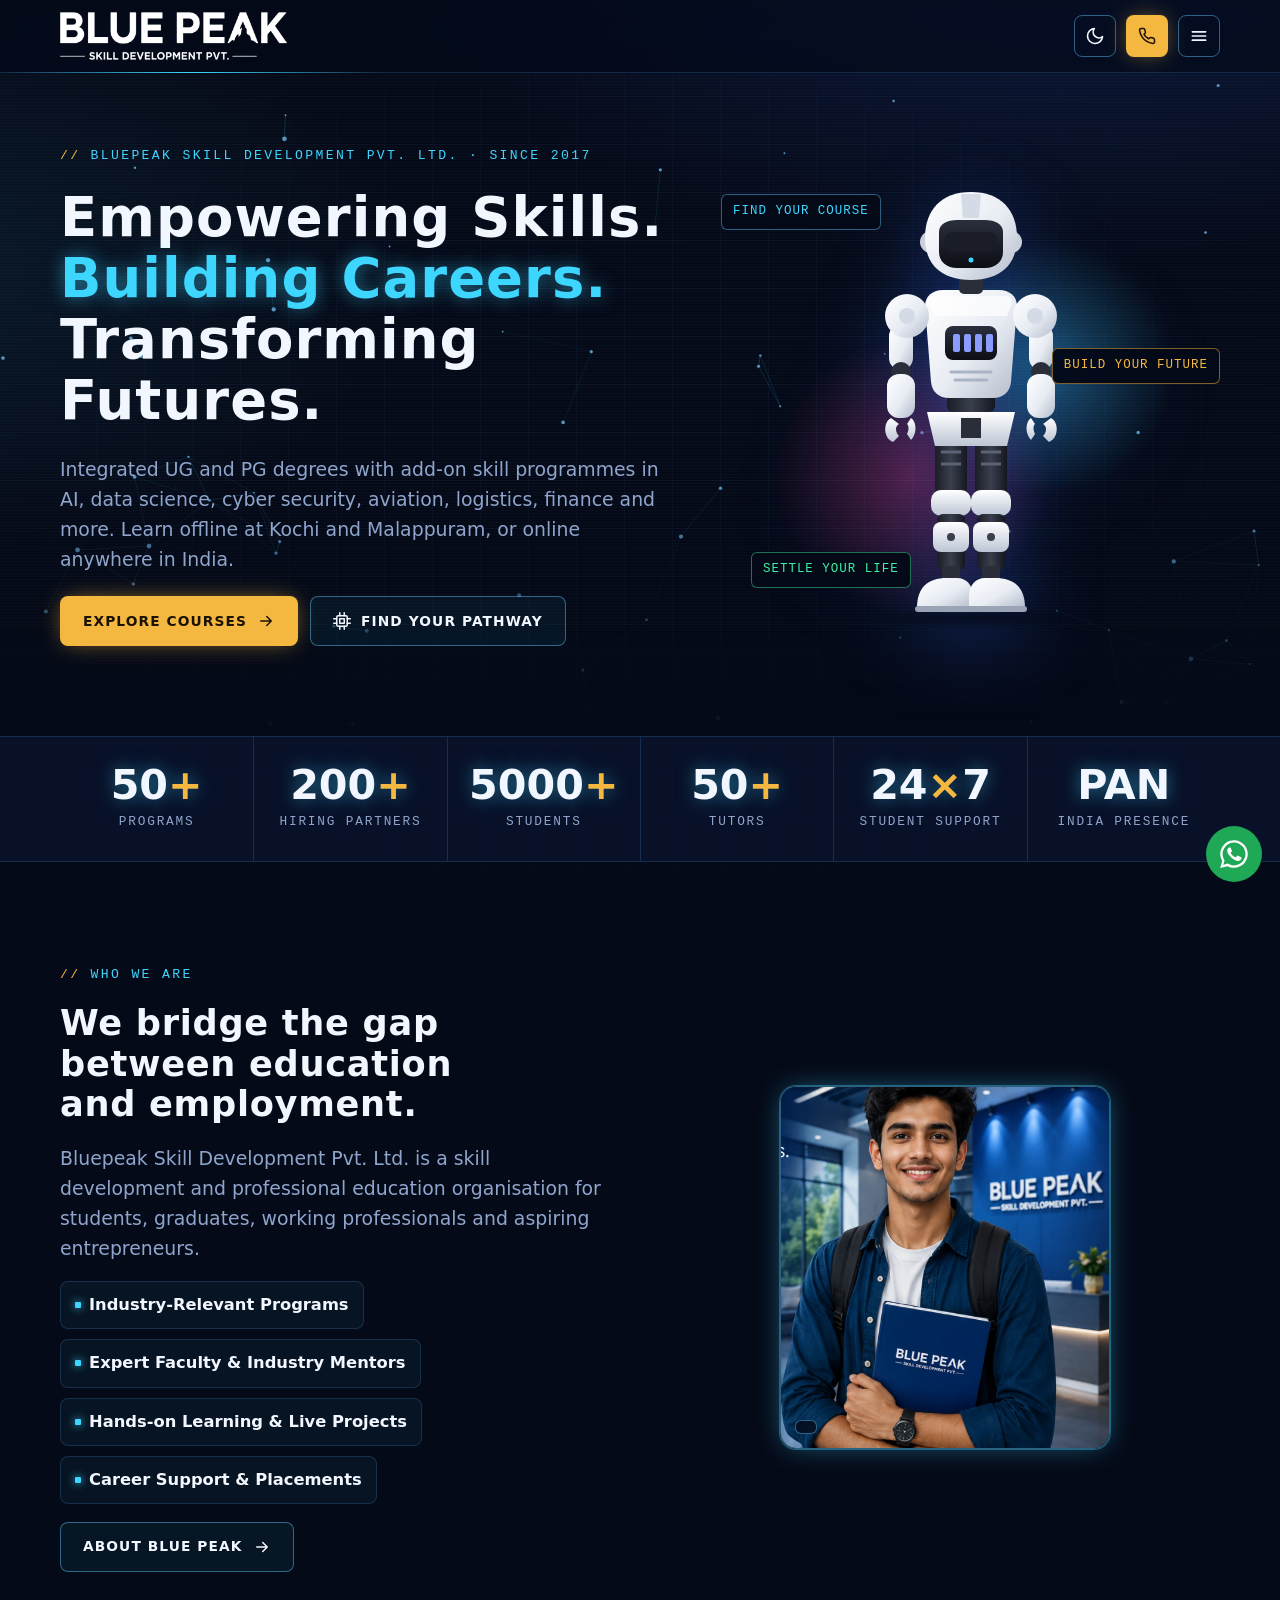
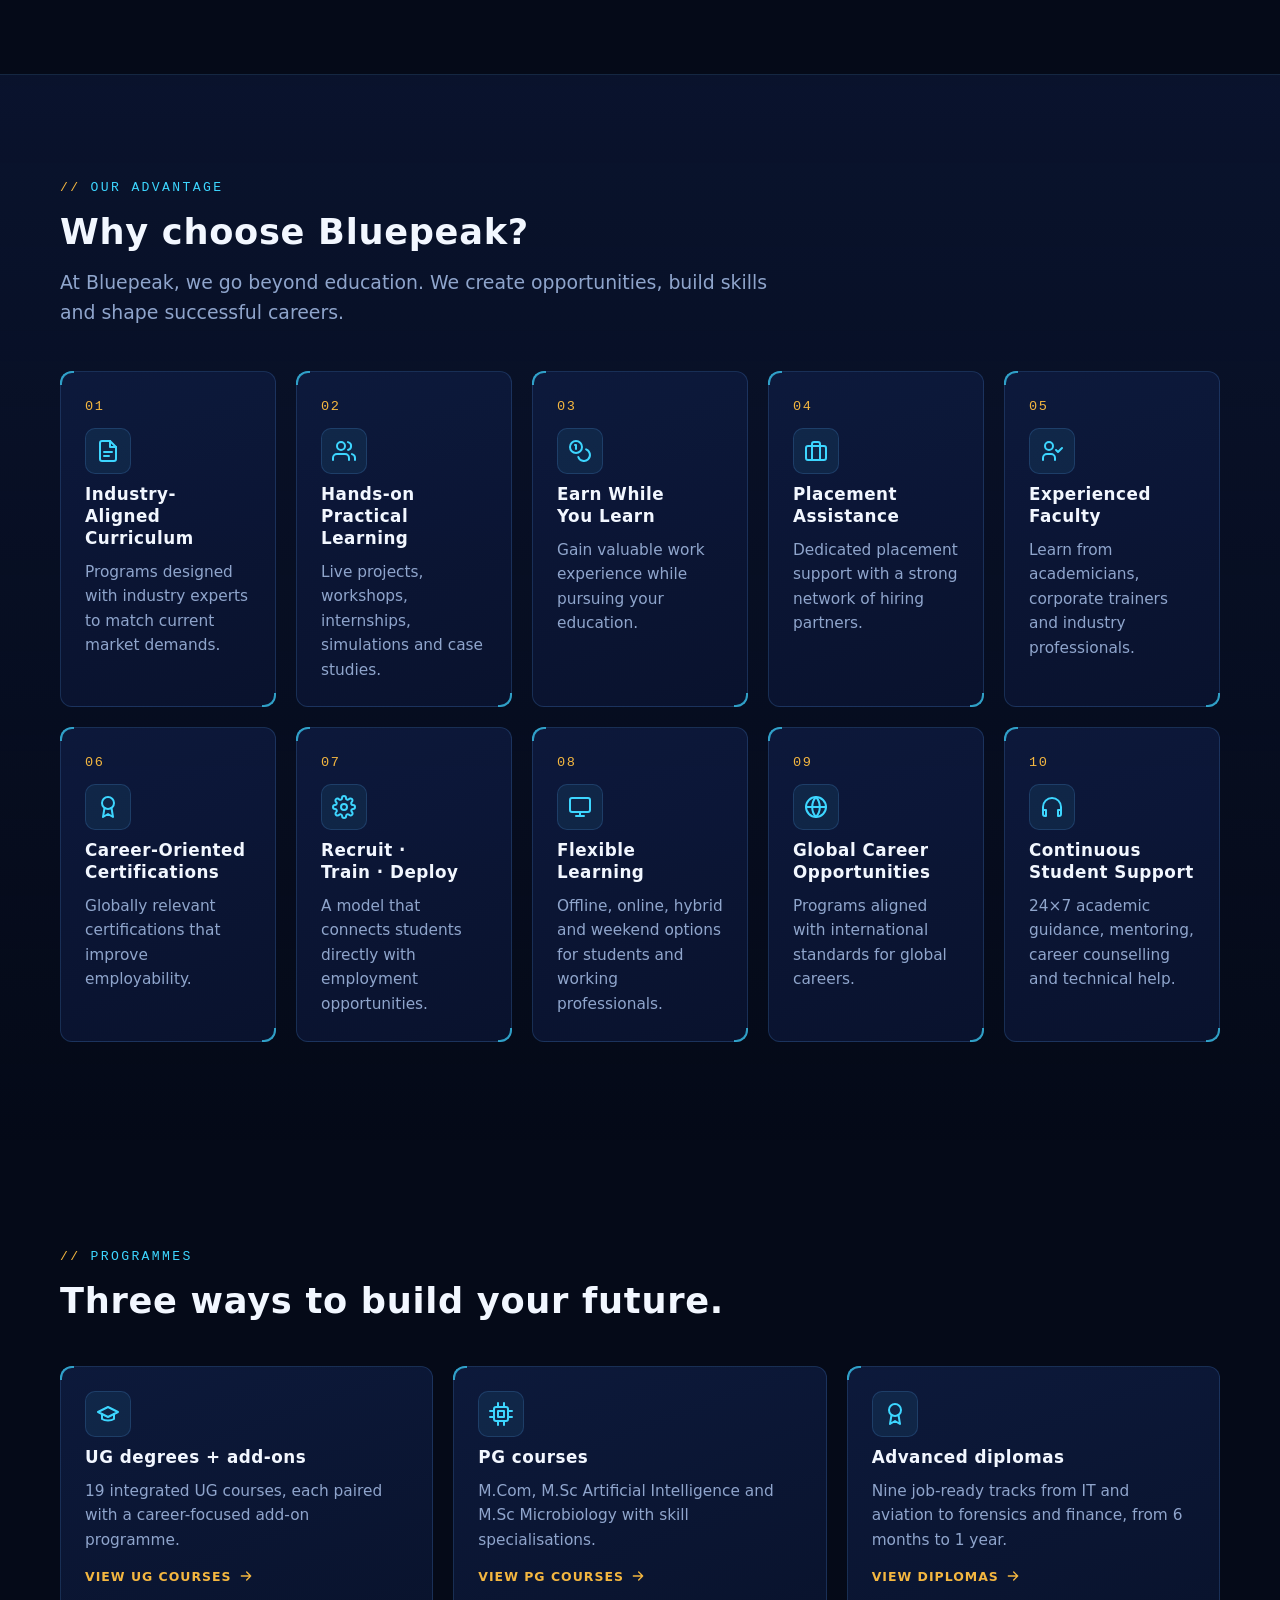
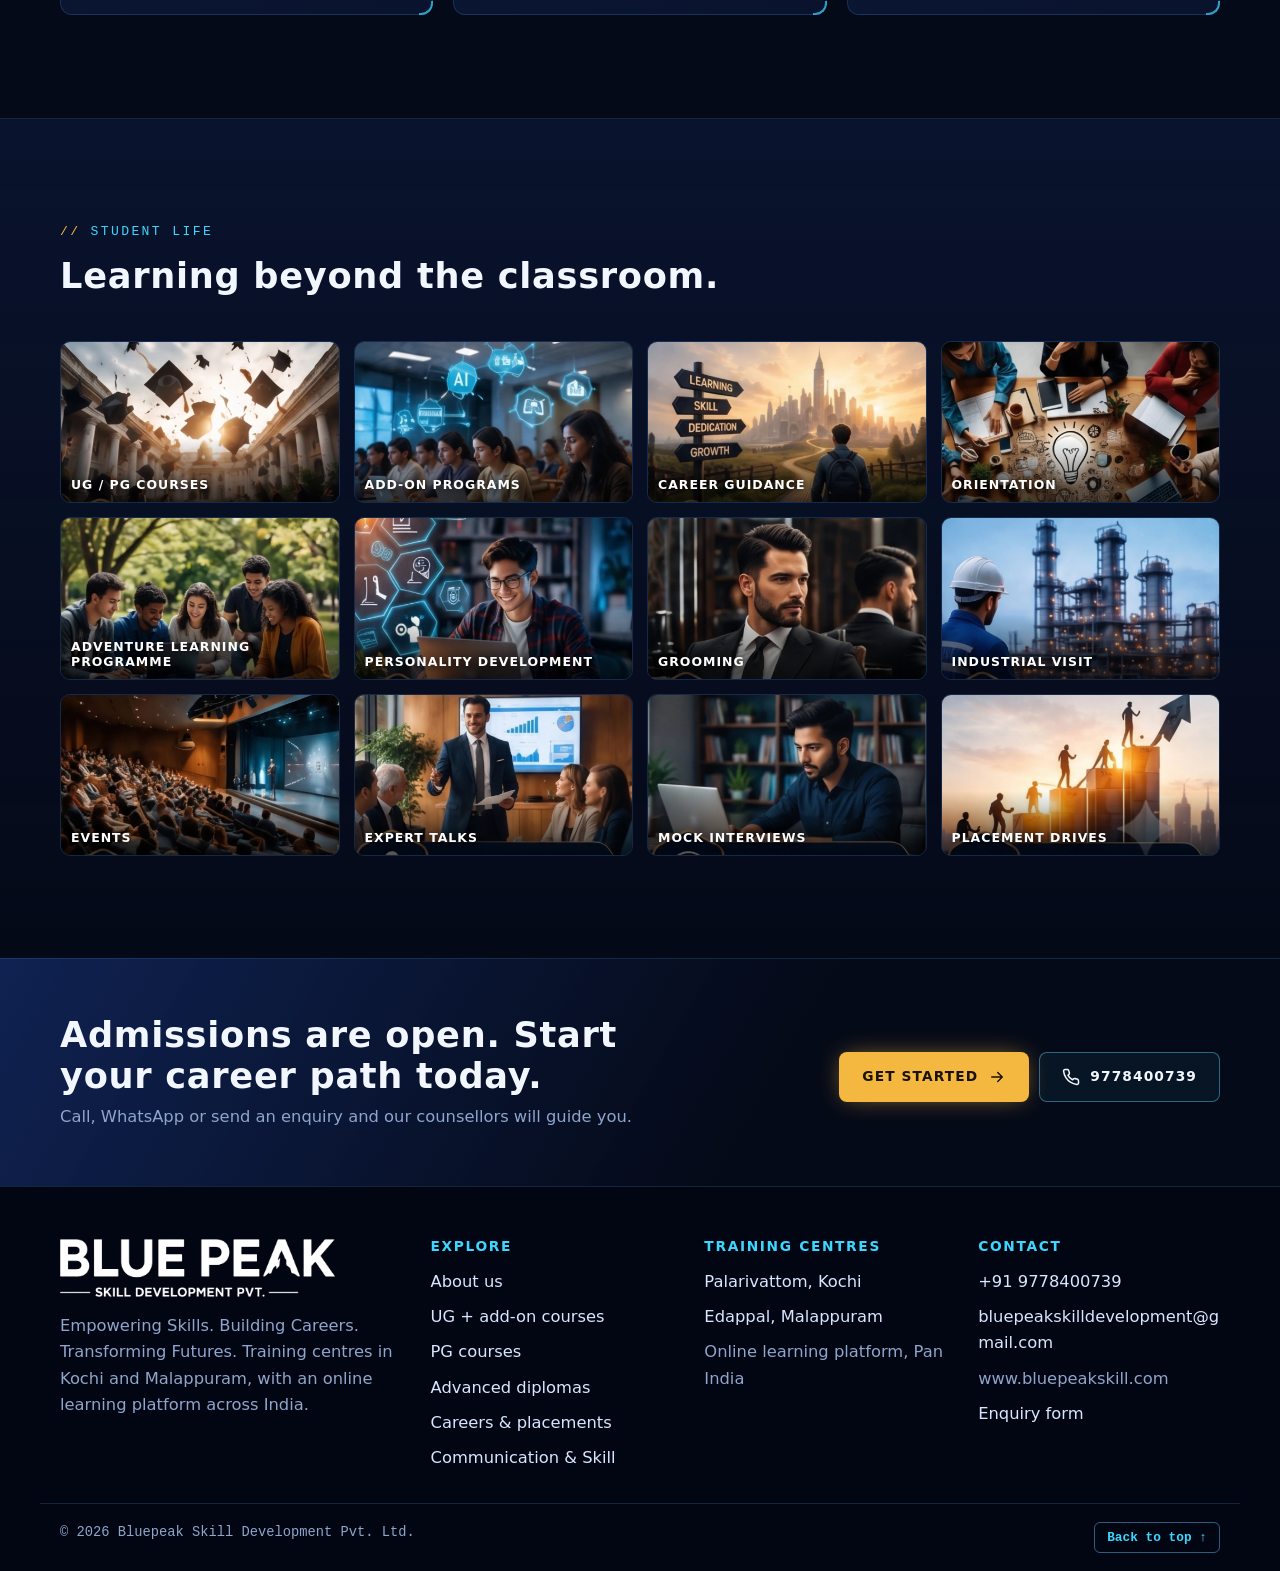
<file: index.html>
<!doctype html>
<html lang="en">
<head>
<meta charset="utf-8">
<meta name="viewport" content="width=device-width, initial-scale=1, viewport-fit=cover">
<title>Blue Peak Skill Development | UG, PG &amp; Skill Courses in Kochi and Malappuram</title>
<meta name="description" content="Integrated UG and PG degrees with add-on skill programmes, advanced diplomas, placement support and Communication &amp; Skill training. Offline in Kochi and Malappuram, online across India.">
<meta property="og:title" content="Blue Peak Skill Development | UG, PG &amp; Skill Courses in Kochi and Malappuram">
<meta property="og:description" content="Integrated UG and PG degrees with add-on skill programmes, advanced diplomas, placement support and Communication &amp; Skill training. Offline in Kochi and Malappuram, online across India.">
<meta name="theme-color" content="#050a18">
<script>try{if(localStorage.getItem("bp-theme")==="light")document.documentElement.setAttribute("data-theme","light")}catch(e){}</script>
<!-- <link rel="icon" href="data:image/svg+xml,%3Csvg xmlns=%27http://www.w3.org/2000/svg%27 viewBox=%270 0 48 48%27%3E%3Crect width=%2748%27 height=%2748%27 rx=%2710%27 fill=%27%230a1430%27/%3E%3Cpath d=%27M7 37 19 17l6 9 5-7 11 18Z%27 fill=%27%233dd6ff%27/%3E%3C/svg%3E"> -->
<!-- <link rel="preconnect" href="https://fonts.googleapis.com"><link rel="preconnect" href="https://fonts.gstatic.com" crossorigin><link rel="stylesheet" href="https://fonts.googleapis.com/css2?family=Chakra+Petch:ital,wght@0,400;0,500;0,600;0,700;1,400&family=Share+Tech+Mono&display=swap"> -->
<link rel="stylesheet" href="assets/css/style.css">
<link rel="icon" type="image/png" href="assets/img/favicon.png">
<link rel="icon" href="favicon.ico" sizes="any">
<link rel="apple-touch-icon" href="assets/img/apple-touch-icon.png">
<script type="application/ld+json">{"@context":"https://schema.org","@type":"EducationalOrganization","name":"Bluepeak Skill Development Pvt. Ltd.","url":"https://www.bluepeakskill.com","foundingDate":"2017","email":"bluepeakskilldevelopment@gmail.com","telephone":"+91-9778400739","location":[{"@type":"Place","name":"Palarivattom, Kochi"},{"@type":"Place","name":"Edappal, Malappuram"}]}</script>
</head>
<body>
<svg width="0" height="0" style="position:absolute" aria-hidden="true"><symbol id="i-phone" viewBox="0 0 24 24"><g fill="none" stroke="currentColor" stroke-width="2" stroke-linecap="round" stroke-linejoin="round"><path d="M22 16.9v3a2 2 0 0 1-2.2 2 19.8 19.8 0 0 1-8.6-3.1 19.5 19.5 0 0 1-6-6A19.8 19.8 0 0 1 2.1 4.2 2 2 0 0 1 4.1 2h3a2 2 0 0 1 2 1.7c.1.9.4 1.8.7 2.7a2 2 0 0 1-.5 2.1L8 9.8a16 16 0 0 0 6 6l1.3-1.3a2 2 0 0 1 2.1-.4c.9.3 1.8.6 2.7.7a2 2 0 0 1 1.7 2Z"/></g></symbol><symbol id="i-mail" viewBox="0 0 24 24"><g fill="none" stroke="currentColor" stroke-width="2" stroke-linecap="round" stroke-linejoin="round"><rect x="2" y="4" width="20" height="16" rx="2"/><path d="m22 7-10 6L2 7"/></g></symbol><symbol id="i-pin" viewBox="0 0 24 24"><g fill="none" stroke="currentColor" stroke-width="2" stroke-linecap="round" stroke-linejoin="round"><path d="M20 10c0 6-8 12-8 12S4 16 4 10a8 8 0 0 1 16 0Z"/><circle cx="12" cy="10" r="3"/></g></symbol><symbol id="i-arrow" viewBox="0 0 24 24"><g fill="none" stroke="currentColor" stroke-width="2" stroke-linecap="round" stroke-linejoin="round"><path d="M5 12h14m-6-6 6 6-6 6"/></g></symbol><symbol id="i-check" viewBox="0 0 24 24"><g fill="none" stroke="currentColor" stroke-width="2" stroke-linecap="round" stroke-linejoin="round"><path d="M20 6 9 17l-5-5"/></g></symbol><symbol id="i-x" viewBox="0 0 24 24"><g fill="none" stroke="currentColor" stroke-width="2" stroke-linecap="round" stroke-linejoin="round"><path d="M18 6 6 18M6 6l12 12"/></g></symbol><symbol id="i-menu" viewBox="0 0 24 24"><g fill="none" stroke="currentColor" stroke-width="2" stroke-linecap="round" stroke-linejoin="round"><path d="M4 7h16M4 12h16M4 17h16"/></g></symbol><symbol id="i-sun" viewBox="0 0 24 24"><g fill="none" stroke="currentColor" stroke-width="2" stroke-linecap="round" stroke-linejoin="round"><circle cx="12" cy="12" r="4"/><path d="M12 2v2M12 20v2M4.9 4.9l1.4 1.4M17.7 17.7l1.4 1.4M2 12h2M20 12h2M4.9 19.1l1.4-1.4M17.7 6.3l1.4-1.4"/></g></symbol><symbol id="i-moon" viewBox="0 0 24 24"><g fill="none" stroke="currentColor" stroke-width="2" stroke-linecap="round" stroke-linejoin="round"><path d="M21 12.8A9 9 0 1 1 11.2 3a7 7 0 0 0 9.8 9.8Z"/></g></symbol><symbol id="i-search" viewBox="0 0 24 24"><g fill="none" stroke="currentColor" stroke-width="2" stroke-linecap="round" stroke-linejoin="round"><circle cx="11" cy="11" r="7"/><path d="m21 21-4.3-4.3"/></g></symbol><symbol id="i-cap" viewBox="0 0 24 24"><g fill="none" stroke="currentColor" stroke-width="2" stroke-linecap="round" stroke-linejoin="round"><path d="M22 10 12 5 2 10l10 5 10-5Z"/><path d="M6 12v5c3 2 9 2 12 0v-5"/></g></symbol><symbol id="i-target" viewBox="0 0 24 24"><g fill="none" stroke="currentColor" stroke-width="2" stroke-linecap="round" stroke-linejoin="round"><circle cx="12" cy="12" r="10"/><circle cx="12" cy="12" r="6"/><circle cx="12" cy="12" r="2"/></g></symbol><symbol id="i-eye" viewBox="0 0 24 24"><g fill="none" stroke="currentColor" stroke-width="2" stroke-linecap="round" stroke-linejoin="round"><path d="M2 12s3.6-7 10-7 10 7 10 7-3.6 7-10 7S2 12 2 12Z"/><circle cx="12" cy="12" r="3"/></g></symbol><symbol id="i-shield" viewBox="0 0 24 24"><g fill="none" stroke="currentColor" stroke-width="2" stroke-linecap="round" stroke-linejoin="round"><path d="M12 22s8-4 8-10V5l-8-3-8 3v7c0 6 8 10 8 10Z"/><path d="m9 12 2 2 4-4"/></g></symbol><symbol id="i-award" viewBox="0 0 24 24"><g fill="none" stroke="currentColor" stroke-width="2" stroke-linecap="round" stroke-linejoin="round"><circle cx="12" cy="8" r="6"/><path d="M15.5 13 17 22l-5-3-5 3 1.5-9"/></g></symbol><symbol id="i-bulb" viewBox="0 0 24 24"><g fill="none" stroke="currentColor" stroke-width="2" stroke-linecap="round" stroke-linejoin="round"><path d="M9 18h6M10 22h4M12 2a7 7 0 0 0-4 12.7V17h8v-2.3A7 7 0 0 0 12 2Z"/></g></symbol><symbol id="i-user-check" viewBox="0 0 24 24"><g fill="none" stroke="currentColor" stroke-width="2" stroke-linecap="round" stroke-linejoin="round"><circle cx="9" cy="7" r="4"/><path d="M3 21v-2a4 4 0 0 1 4-4h4a4 4 0 0 1 4 4v2M16 11l2 2 4-4"/></g></symbol><symbol id="i-users" viewBox="0 0 24 24"><g fill="none" stroke="currentColor" stroke-width="2" stroke-linecap="round" stroke-linejoin="round"><path d="M17 21v-2a4 4 0 0 0-4-4H5a4 4 0 0 0-4 4v2"/><circle cx="9" cy="7" r="4"/><path d="M23 21v-2a4 4 0 0 0-3-3.9M16 3.1a4 4 0 0 1 0 7.8"/></g></symbol><symbol id="i-globe" viewBox="0 0 24 24"><g fill="none" stroke="currentColor" stroke-width="2" stroke-linecap="round" stroke-linejoin="round"><circle cx="12" cy="12" r="10"/><path d="M2 12h20M12 2a15 15 0 0 1 0 20 15 15 0 0 1 0-20Z"/></g></symbol><symbol id="i-rocket" viewBox="0 0 24 24"><g fill="none" stroke="currentColor" stroke-width="2" stroke-linecap="round" stroke-linejoin="round"><path d="M4.5 16.5c-1.5 1.3-2 5-2 5s3.7-.5 5-2c.7-.8.7-2.1-.1-2.9a2.2 2.2 0 0 0-2.9-.1Z"/><path d="m12 15-3-3a22 22 0 0 1 2-4A12.9 12.9 0 0 1 22 2c0 2.7-.8 7.5-6 11a22 22 0 0 1-4 2Z"/><path d="M9 12H4s.6-3 2-4c1.6-1.1 5 0 5 0M12 15v5s3-.6 4-2c1.1-1.6 0-5 0-5"/></g></symbol><symbol id="i-gear" viewBox="0 0 24 24"><g fill="none" stroke="currentColor" stroke-width="2" stroke-linecap="round" stroke-linejoin="round"><circle cx="12" cy="12" r="3"/><path d="M19.4 15a1.7 1.7 0 0 0 .3 1.8l.1.1a2 2 0 1 1-2.8 2.8l-.1-.1a1.7 1.7 0 0 0-1.8-.3 1.7 1.7 0 0 0-1 1.5V21a2 2 0 1 1-4 0v-.1a1.7 1.7 0 0 0-1.1-1.5 1.7 1.7 0 0 0-1.8.3l-.1.1a2 2 0 1 1-2.8-2.8l.1-.1a1.7 1.7 0 0 0 .3-1.8 1.7 1.7 0 0 0-1.5-1H3a2 2 0 1 1 0-4h.1a1.7 1.7 0 0 0 1.5-1.1 1.7 1.7 0 0 0-.3-1.8l-.1-.1a2 2 0 1 1 2.8-2.8l.1.1a1.7 1.7 0 0 0 1.8.3H9a1.7 1.7 0 0 0 1-1.5V3a2 2 0 1 1 4 0v.1a1.7 1.7 0 0 0 1 1.5 1.7 1.7 0 0 0 1.8-.3l.1-.1a2 2 0 1 1 2.8 2.8l-.1.1a1.7 1.7 0 0 0-.3 1.8V9a1.7 1.7 0 0 0 1.5 1H21a2 2 0 1 1 0 4h-.1a1.7 1.7 0 0 0-1.5 1Z"/></g></symbol><symbol id="i-brief" viewBox="0 0 24 24"><g fill="none" stroke="currentColor" stroke-width="2" stroke-linecap="round" stroke-linejoin="round"><rect x="2" y="7" width="20" height="14" rx="2"/><path d="M16 21V5a2 2 0 0 0-2-2h-4a2 2 0 0 0-2 2v16"/></g></symbol><symbol id="i-plane" viewBox="0 0 24 24"><g fill="none" stroke="currentColor" stroke-width="2" stroke-linecap="round" stroke-linejoin="round"><path d="M17.8 19.2 16 11l3.5-3.5C21 6 21.5 4 21 3c-1-.5-3 0-4.5 1.5L13 8 4.8 6.2c-.5-.1-.9.1-1.1.5l-.3.5c-.2.5-.1 1 .3 1.3L9 12l-2 3H4l-1 1 3 2 2 3 1-1v-3l3-2 3.5 5.3c.3.4.8.5 1.3.3l.5-.2c.4-.3.6-.7.5-1.2Z"/></g></symbol><symbol id="i-truck" viewBox="0 0 24 24"><g fill="none" stroke="currentColor" stroke-width="2" stroke-linecap="round" stroke-linejoin="round"><path d="M1 3h15v13H1zM16 8h4l3 3v5h-7"/><circle cx="5.5" cy="18.5" r="2.5"/><circle cx="18.5" cy="18.5" r="2.5"/></g></symbol><symbol id="i-bag" viewBox="0 0 24 24"><g fill="none" stroke="currentColor" stroke-width="2" stroke-linecap="round" stroke-linejoin="round"><path d="M6 2 3 6v14a2 2 0 0 0 2 2h14a2 2 0 0 0 2-2V6l-3-4ZM3 6h18M16 10a4 4 0 0 1-8 0"/></g></symbol><symbol id="i-chat" viewBox="0 0 24 24"><g fill="none" stroke="currentColor" stroke-width="2" stroke-linecap="round" stroke-linejoin="round"><path d="M21 11.5a8.4 8.4 0 0 1-9 8.4 8.5 8.5 0 0 1-3.8-.9L3 21l1.9-5.2A8.4 8.4 0 0 1 12 3a8.4 8.4 0 0 1 9 8.5Z"/></g></symbol><symbol id="i-monitor" viewBox="0 0 24 24"><g fill="none" stroke="currentColor" stroke-width="2" stroke-linecap="round" stroke-linejoin="round"><rect x="2" y="3" width="20" height="14" rx="2"/><path d="M8 21h8m-4-4v4"/></g></symbol><symbol id="i-book" viewBox="0 0 24 24"><g fill="none" stroke="currentColor" stroke-width="2" stroke-linecap="round" stroke-linejoin="round"><path d="M2 4h6a4 4 0 0 1 4 4v13a3 3 0 0 0-3-3H2Z"/><path d="M22 4h-6a4 4 0 0 0-4 4v13a3 3 0 0 1 3-3h7Z"/></g></symbol><symbol id="i-headset" viewBox="0 0 24 24"><g fill="none" stroke="currentColor" stroke-width="2" stroke-linecap="round" stroke-linejoin="round"><path d="M3 18v-6a9 9 0 0 1 18 0v6"/><path d="M21 19a2 2 0 0 1-2 2h-1v-6h3ZM3 19a2 2 0 0 0 2 2h1v-6H3Z"/></g></symbol><symbol id="i-pen" viewBox="0 0 24 24"><g fill="none" stroke="currentColor" stroke-width="2" stroke-linecap="round" stroke-linejoin="round"><path d="M12 20h9"/><path d="M16.5 3.5a2.1 2.1 0 0 1 3 3L7 19l-4 1 1-4Z"/></g></symbol><symbol id="i-mic" viewBox="0 0 24 24"><g fill="none" stroke="currentColor" stroke-width="2" stroke-linecap="round" stroke-linejoin="round"><rect x="9" y="2" width="6" height="12" rx="3"/><path d="M19 10v1a7 7 0 0 1-14 0v-1m7 8v4"/></g></symbol><symbol id="i-file" viewBox="0 0 24 24"><g fill="none" stroke="currentColor" stroke-width="2" stroke-linecap="round" stroke-linejoin="round"><path d="M14 2H6a2 2 0 0 0-2 2v16a2 2 0 0 0 2 2h12a2 2 0 0 0 2-2V8Z"/><path d="M14 2v6h6M8 13h8M8 17h5"/></g></symbol><symbol id="i-link" viewBox="0 0 24 24"><g fill="none" stroke="currentColor" stroke-width="2" stroke-linecap="round" stroke-linejoin="round"><rect x="2" y="2" width="20" height="20" rx="4"/><path d="M7 10v7M7 7v.01M11 17v-4a2 2 0 0 1 4 0v4M11 10v7"/></g></symbol><symbol id="i-handshake" viewBox="0 0 24 24"><g fill="none" stroke="currentColor" stroke-width="2" stroke-linecap="round" stroke-linejoin="round"><path d="m11 17 2 2a1 1 0 1 0 3-3"/><path d="m14 14 2.5 2.5a1 1 0 1 0 3-3l-3.9-3.9a3 3 0 0 0-4.2 0l-.9.9a1 1 0 1 1-3-3l2.8-2.8a5.8 5.8 0 0 1 7.1-.9l.5.3a4 4 0 0 0 2.8.5L21 4"/><path d="m21 3 1 11h-2M3 3 2 14l6.5 6.5a1 1 0 1 0 3-3M3 4h8"/></g></symbol><symbol id="i-tie" viewBox="0 0 24 24"><g fill="none" stroke="currentColor" stroke-width="2" stroke-linecap="round" stroke-linejoin="round"><path d="m9 2 1.5 3L8 18l4 4 4-4-2.5-13L15 2Z"/></g></symbol><symbol id="i-cpu" viewBox="0 0 24 24"><g fill="none" stroke="currentColor" stroke-width="2" stroke-linecap="round" stroke-linejoin="round"><rect x="5" y="5" width="14" height="14" rx="2"/><rect x="9" y="9" width="6" height="6"/><path d="M9 1v4M15 1v4M9 19v4M15 19v4M1 9h4M1 15h4M19 9h4M19 15h4"/></g></symbol><symbol id="i-clock" viewBox="0 0 24 24"><g fill="none" stroke="currentColor" stroke-width="2" stroke-linecap="round" stroke-linejoin="round"><circle cx="12" cy="12" r="10"/><path d="M12 6v6l4 2"/></g></symbol><symbol id="i-layers" viewBox="0 0 24 24"><g fill="none" stroke="currentColor" stroke-width="2" stroke-linecap="round" stroke-linejoin="round"><path d="m12 2 10 5-10 5L2 7Z"/><path d="m2 17 10 5 10-5M2 12l10 5 10-5"/></g></symbol><symbol id="i-search2" viewBox="0 0 24 24"><g fill="none" stroke="currentColor" stroke-width="2" stroke-linecap="round" stroke-linejoin="round"><circle cx="11" cy="11" r="7"/><path d="m21 21-4.3-4.3M8 11h6"/></g></symbol><symbol id="i-factory" viewBox="0 0 24 24"><g fill="none" stroke="currentColor" stroke-width="2" stroke-linecap="round" stroke-linejoin="round"><path d="M2 20V8l6 4V8l6 4V4h8v16Z"/><path d="M7 16h.01M12 16h.01M17 16h.01"/></g></symbol><symbol id="i-stairs" viewBox="0 0 24 24"><g fill="none" stroke="currentColor" stroke-width="2" stroke-linecap="round" stroke-linejoin="round"><path d="M3 21h6v-5h5v-5h5V5h2"/></g></symbol><symbol id="i-coins" viewBox="0 0 24 24"><g fill="none" stroke="currentColor" stroke-width="2" stroke-linecap="round" stroke-linejoin="round"><circle cx="8" cy="8" r="6"/><path d="M18.1 10.4A6 6 0 1 1 10.3 18M7 6h1v4"/></g></symbol><symbol id="i-wa" viewBox="0 0 24 24"><path fill="currentColor" d="M17.5 14.4c-.3-.1-1.8-.9-2-1s-.5-.1-.7.1-.8 1-.9 1.2-.3.2-.6.1a8.2 8.2 0 0 1-4-3.5c-.3-.5.3-.5.9-1.6.1-.2 0-.4 0-.5l-.9-2.2c-.2-.6-.5-.5-.7-.5h-.6a1.1 1.1 0 0 0-.8.4 3.4 3.4 0 0 0-1 2.5 5.9 5.9 0 0 0 1.2 3.1 13.4 13.4 0 0 0 5.2 4.6c1.9.8 2.7.9 3.6.8a3.1 3.1 0 0 0 2-1.4 2.5 2.5 0 0 0 .2-1.4c-.1-.1-.3-.2-.6-.3ZM12 21.8a9.8 9.8 0 0 1-5-1.4l-.4-.2-3.7 1 1-3.6-.2-.4A9.8 9.8 0 1 1 12 21.8Zm0-21.6A11.8 11.8 0 0 0 1.9 18l-1.7 6 6.2-1.6A11.8 11.8 0 1 0 12 .2Z"/></symbol><symbol id="i-peak" viewBox="0 0 48 48"><rect width="48" height="48" rx="10" fill="#0a1430" stroke="#3dd6ff" stroke-width="1.5"/><path d="M7 37 19 17l6 9 5-7 11 18Z" fill="#3dd6ff"/><path d="m19 17 3.6 5.4L19 25l-3-2.5Z" fill="#f4b740"/></symbol></svg>
<header class="site-header" id="top">
  <nav class="wrap nav" aria-label="Main">
    <a class="brand" href="index.html" aria-label="Blue Peak Skill Development Pvt. home"><img class="logo logo-dark" src="assets/img/logo-white.png" alt="Blue Peak Skill Development Pvt." width="762" height="161"><img class="logo logo-light" src="assets/img/logo-navy.png" alt="" width="762" height="161"></a>
    <ul class="nav-links" id="navLinks"><li><a href="index.html" aria-current="page">Home</a></li><li><a href="about.html">About</a></li><li><a href="programmes.html">Programmes</a></li><li><a href="pathway.html">Pathway finder</a></li><li><a href="careers.html">Careers</a></li><li><a href="english.html">Communication &amp; Skill</a></li><li><a href="centres.html">Centres</a></li><li><a href="contact.html">Contact</a></li></ul>
    <div class="nav-cta">
      <button class="theme-toggle" id="themeToggle" type="button" aria-label="Switch to light mode" title="Switch light / dark mode"><svg class="moon" aria-hidden="true"><use href="#i-moon"/></svg><svg class="sun" aria-hidden="true"><use href="#i-sun"/></svg></button>
      <a class="btn btn-gold btn-call" href="tel:+919778400739" aria-label="Call 9778400739"><svg aria-hidden="true"><use href="#i-phone"/></svg><span>9778400739</span></a>
      <button class="menu-toggle" id="menuToggle" type="button" aria-label="Open menu" aria-expanded="false" aria-controls="navLinks"><svg aria-hidden="true"><use href="#i-menu"/></svg></button>
    </div>
  </nav>
</header>
<main>
<section class="hero">
  <canvas class="net" aria-hidden="true"></canvas>
  <div class="wrap hero-grid">
    <div class="hero-copy">
      <span class="eyebrow">Bluepeak Skill Development Pvt. Ltd. &middot; Since 2017</span>
      <h1>Empowering Skills.<br><span class="l2">Building Careers.</span><br>Transforming Futures.</h1>
      <p class="hero-lead">Integrated UG and PG degrees with add-on skill programmes in AI, data science, cyber security, aviation, logistics, finance and more. Learn offline at Kochi and Malappuram, or online anywhere in India.</p>
      <!-- <div class="terminal" id="terminal" aria-live="off"><div class="dim">&gt; bluepeak.match --student</div><div>degree &nbsp; : BCA (Hons)</div><div>add-on &nbsp; : Full Stack AI Development</div><div>status &nbsp; : career path ready &#10003;</div></div> -->
      <div class="hero-actions">
        <a class="btn btn-gold" href="programmes.html">Explore courses <svg aria-hidden="true"><use href="#i-arrow"/></svg></a>
        <a class="btn btn-line" href="pathway.html"><svg aria-hidden="true"><use href="#i-cpu"/></svg>Find your pathway</a>
      </div>
    </div>
    <div class="bot-wrap" aria-hidden="false">
      <svg class="bot humanoid" viewBox="0 0 420 480" role="img" aria-label="Animated white Blue Peak humanoid robot">
  <defs>
    <linearGradient id="h-white" x1="0" y1="0" x2="1" y2="1"><stop offset="0" stop-color="#ffffff"/><stop offset=".55" stop-color="#e8ecf3"/><stop offset="1" stop-color="#b3bccb"/></linearGradient>
    <linearGradient id="h-white-v" x1="0" y1="0" x2="0" y2="1"><stop offset="0" stop-color="#ffffff"/><stop offset="1" stop-color="#bcc5d4"/></linearGradient>
    <linearGradient id="h-dark" x1="0" y1="0" x2="1" y2="0"><stop offset="0" stop-color="#1a1d26"/><stop offset=".5" stop-color="#3a3f4d"/><stop offset="1" stop-color="#14171f"/></linearGradient>
    <linearGradient id="h-visor" x1="0" y1="0" x2="0" y2="1"><stop offset="0" stop-color="#2a2f3d"/><stop offset="1" stop-color="#0c0e14"/></linearGradient>
    <radialGradient id="h-eye"><stop offset="0" stop-color="#ffffff"/><stop offset=".35" stop-color="#9fb4ff"/><stop offset=".7" stop-color="#8a5cff"/><stop offset="1" stop-color="#8a5cff" stop-opacity="0"/></radialGradient>
    <radialGradient id="h-glow-l"><stop offset="0" stop-color="#ff3d8a" stop-opacity=".28"/><stop offset="1" stop-color="#ff3d8a" stop-opacity="0"/></radialGradient>
    <radialGradient id="h-glow-r"><stop offset="0" stop-color="#3dd6ff" stop-opacity=".3"/><stop offset="1" stop-color="#3dd6ff" stop-opacity="0"/></radialGradient>
    <radialGradient id="h-shadow"><stop offset="0" stop-color="#000" stop-opacity=".45"/><stop offset="1" stop-color="#000" stop-opacity="0"/></radialGradient>
  </defs>
  <circle cx="150" cy="320" r="140" fill="url(#h-glow-l)"/>
  <circle cx="288" cy="210" r="128" fill="url(#h-glow-r)"/>
  <ellipse class="h-shadow" cx="210" cy="462" rx="110" ry="12" fill="url(#h-shadow)"/>
  <g class="h-body">
    <!-- legs -->
    <g>
      <rect x="174" y="282" width="32" height="58" rx="8" fill="url(#h-dark)"/>
      <rect x="214" y="282" width="32" height="58" rx="8" fill="url(#h-dark)"/>
      <path d="M180 296 h20 M180 308 h20 M220 296 h20 M220 308 h20" stroke="#5c6375" stroke-width="3"/>
      <rect x="170" y="334" width="40" height="26" rx="10" fill="url(#h-white-v)"/>
      <rect x="210" y="334" width="40" height="26" rx="10" fill="url(#h-white-v)"/>
      <rect x="176" y="358" width="28" height="56" rx="6" fill="url(#h-dark)"/>
      <rect x="216" y="358" width="28" height="56" rx="6" fill="url(#h-dark)"/>
      <rect x="172" y="366" width="36" height="30" rx="8" fill="url(#h-white-v)"/>
      <rect x="212" y="366" width="36" height="30" rx="8" fill="url(#h-white-v)"/>
      <circle cx="190" cy="381" r="4" fill="#3a3f4d"/><circle cx="230" cy="381" r="4" fill="#3a3f4d"/>
      <rect x="181" y="410" width="18" height="16" rx="4" fill="#2a2e39"/><rect x="221" y="410" width="18" height="16" rx="4" fill="#2a2e39"/>
      <path d="M156 452 C156 432 166 422 186 422 L196 422 C206 422 212 430 212 440 L212 452 Z" fill="url(#h-white)"/>
      <path d="M208 452 L208 440 C208 430 214 422 224 422 L234 422 C254 422 264 432 264 452 Z" fill="url(#h-white)"/>
      <rect x="154" y="450" width="60" height="6" rx="3" fill="#9aa4b6"/><rect x="206" y="450" width="60" height="6" rx="3" fill="#9aa4b6"/>
    </g>
    <!-- hips + waist -->
    <rect x="186" y="238" width="48" height="18" rx="6" fill="url(#h-dark)"/>
    <path d="M166 256 H254 L246 290 H174 Z" fill="url(#h-white-v)"/>
    <path d="M200 262 H220 V282 H200 Z" fill="#2a2e39"/>
    <!-- left arm (viewer's left) -->
    <g class="h-arm-l">
      <rect x="128" y="168" width="24" height="46" rx="12" fill="url(#h-white)"/>
      <circle cx="140" cy="216" r="10" fill="#2a2e39"/>
      <rect x="126" y="218" width="28" height="44" rx="12" fill="url(#h-white)"/>
      <path d="M130 262 C122 266 122 282 132 286 L138 280 C134 276 134 270 138 268 Z M150 262 C156 266 156 278 150 284 L146 278 C148 274 148 270 146 268 Z" fill="url(#h-white-v)"/>
    </g>
    <!-- right arm, waves -->
    <g class="h-arm-r">
      <rect x="268" y="168" width="24" height="46" rx="12" fill="url(#h-white)"/>
      <circle cx="280" cy="216" r="10" fill="#2a2e39"/>
      <rect x="266" y="218" width="28" height="44" rx="12" fill="url(#h-white)"/>
      <path d="M270 262 C264 266 264 278 270 284 L274 278 C272 274 272 270 274 268 Z M290 262 C298 266 298 282 288 286 L282 280 C286 276 286 270 282 268 Z" fill="url(#h-white-v)"/>
    </g>
    <!-- torso -->
    <path d="M164 150 C164 140 172 134 182 134 H238 C248 134 256 140 256 150 L250 226 C249 236 242 242 232 242 H188 C178 242 171 236 170 226 Z" fill="url(#h-white)"/>
    <path d="M176 140 H244 C250 140 252 146 250 150 L246 160 H174 L170 150 C168 146 170 140 176 140 Z" fill="#ffffff" opacity=".7"/>
    <rect x="184" y="170" width="52" height="34" rx="8" fill="url(#h-visor)"/>
    <g fill="#8a9cff"><rect class="chest-bar" x="192" y="178" width="7" height="18" rx="2"/><rect class="chest-bar" x="203" y="178" width="7" height="18" rx="2"/><rect class="chest-bar" x="214" y="178" width="7" height="18" rx="2"/><rect class="chest-bar" x="225" y="178" width="7" height="18" rx="2"/></g>
    <path d="M190 216 H230 M194 224 H226" stroke="#aab4c4" stroke-width="3" stroke-linecap="round"/>
    <!-- shoulders -->
    <circle cx="146" cy="160" r="22" fill="url(#h-white)"/>
    <circle cx="274" cy="160" r="22" fill="url(#h-white)"/>
    <circle cx="146" cy="160" r="8" fill="#d5dbe6"/><circle cx="274" cy="160" r="8" fill="#d5dbe6"/>
    <!-- neck + head -->
    <rect x="198" y="118" width="24" height="20" rx="5" fill="#2a2e39"/>
    <g class="h-head">
      <circle cx="170" cy="86" r="11" fill="#c9d0dc"/><circle cx="250" cy="86" r="11" fill="#c9d0dc"/>
      <path d="M210 36 C240 36 256 54 256 82 C256 108 240 124 210 124 C180 124 164 108 164 82 C164 54 180 36 210 36 Z" fill="url(#h-white)"/>
      <path d="M200 38 H220 L218 62 H202 Z" fill="#d5dbe6"/>
      <path d="M178 76 C178 68 186 64 196 64 H224 C234 64 242 68 242 76 V96 C242 106 234 112 224 112 H196 C186 112 178 106 178 96 Z" fill="url(#h-visor)"/>
      <g class="eye"><ellipse cx="196" cy="86" rx="10" ry="7" fill="url(#h-eye)"/><circle cx="196" cy="86" r="2.6" fill="#fff"/></g>
      <g class="eye"><ellipse cx="224" cy="86" rx="10" ry="7" fill="url(#h-eye)"/><circle cx="224" cy="86" r="2.6" fill="#fff"/></g>
      <rect class="lid" x="184" y="76" width="52" height="20" rx="8" fill="#1a1d26"/>
      <circle class="antenna-tip" cx="210" cy="104" r="2.5" fill="#3dd6ff"/>
    </g>
  </g>
</svg>
      <span class="bot-chip c1">FIND YOUR COURSE</span>
      <span class="bot-chip c2">BUILD YOUR FUTURE</span>
      <span class="bot-chip c3">SETTLE YOUR LIFE</span>
    </div>
  </div>
</section>
<section class="stats" aria-label="Key highlights">
  <div class="wrap stats-grid">
    <div class="stat"><b><span data-count="50">50</span><em>+</em></b><span>Programs</span></div>
    <div class="stat"><b><span data-count="200">200</span><em>+</em></b><span>Hiring partners</span></div>
    <div class="stat"><b><span data-count="5000">5000</span><em>+</em></b><span>Students</span></div>
    <div class="stat"><b><span data-count="50">50</span><em>+</em></b><span>Tutors</span></div>
    <div class="stat"><b>24<em>&times;</em>7</b><span>Student support</span></div>
    <div class="stat"><b>PAN</b><span>India presence</span></div>
  </div>
</section>
<section class="section">
  <div class="wrap split">
    <div class="stack reveal">
      <span class="eyebrow">Who we are</span>
      <h2 style="font-size:var(--step-3)">We bridge the gap between education and employment.</h2>
      <p class="lead">Bluepeak Skill Development Pvt. Ltd. is a skill development and professional education organisation for students, graduates, working professionals and aspiring entrepreneurs.</p>
      <ul class="chip-list"><li>Industry-Relevant Programs</li><li>Expert Faculty &amp; Industry Mentors</li><li>Hands-on Learning &amp; Live Projects</li><li>Career Support &amp; Placements</li></ul>
      <div><a class="btn btn-line" href="about.html">About Blue Peak <svg aria-hidden="true"><use href="#i-arrow"/></svg></a></div>
    </div>
    <div class="holo reveal photo-sm" style="aspect-ratio:4/4.4"><span class="scan"></span><img src="assets/img/hero-student.webp" alt="A Blue Peak student holding a Blue Peak book" width="800" height="1036"><span class="holo-tag"></span></div>
  </div>
</section>
<section class="section alt">
  <div class="wrap">
    <div class="section-head reveal"><span class="eyebrow">Our advantage</span><h2>Why choose Bluepeak?</h2><p>At Bluepeak, we go beyond education. We create opportunities, build skills and shape successful careers.</p></div>
    <div class="grid g5"><article class="panel hover card reveal"><span class="num">01</span><span class="ico"><svg aria-hidden="true"><use href="#i-file"/></svg></span><h3>Industry-Aligned Curriculum</h3><p>Programs designed with industry experts to match current market demands.</p></article><article class="panel hover card reveal"><span class="num">02</span><span class="ico"><svg aria-hidden="true"><use href="#i-users"/></svg></span><h3>Hands-on Practical Learning</h3><p>Live projects, workshops, internships, simulations and case studies.</p></article><article class="panel hover card reveal"><span class="num">03</span><span class="ico"><svg aria-hidden="true"><use href="#i-coins"/></svg></span><h3>Earn While You Learn</h3><p>Gain valuable work experience while pursuing your education.</p></article><article class="panel hover card reveal"><span class="num">04</span><span class="ico"><svg aria-hidden="true"><use href="#i-brief"/></svg></span><h3>Placement Assistance</h3><p>Dedicated placement support with a strong network of hiring partners.</p></article><article class="panel hover card reveal"><span class="num">05</span><span class="ico"><svg aria-hidden="true"><use href="#i-user-check"/></svg></span><h3>Experienced Faculty</h3><p>Learn from academicians, corporate trainers and industry professionals.</p></article><article class="panel hover card reveal"><span class="num">06</span><span class="ico"><svg aria-hidden="true"><use href="#i-award"/></svg></span><h3>Career-Oriented Certifications</h3><p>Globally relevant certifications that improve employability.</p></article><article class="panel hover card reveal"><span class="num">07</span><span class="ico"><svg aria-hidden="true"><use href="#i-gear"/></svg></span><h3>Recruit &middot; Train &middot; Deploy</h3><p>A model that connects students directly with employment opportunities.</p></article><article class="panel hover card reveal"><span class="num">08</span><span class="ico"><svg aria-hidden="true"><use href="#i-monitor"/></svg></span><h3>Flexible Learning</h3><p>Offline, online, hybrid and weekend options for students and working professionals.</p></article><article class="panel hover card reveal"><span class="num">09</span><span class="ico"><svg aria-hidden="true"><use href="#i-globe"/></svg></span><h3>Global Career Opportunities</h3><p>Programs aligned with international standards for global careers.</p></article><article class="panel hover card reveal"><span class="num">10</span><span class="ico"><svg aria-hidden="true"><use href="#i-headset"/></svg></span><h3>Continuous Student Support</h3><p>24&times;7 academic guidance, mentoring, career counselling and technical help.</p></article></div>
  </div>
</section>
<section class="section">
  <div class="wrap">
    <div class="section-head reveal"><span class="eyebrow">Programmes</span><h2>Three ways to build your future.</h2></div>
    <div class="grid g3">
      <a class="panel hover card reveal" href="programmes.html#ug" style="text-decoration:none;color:inherit"><span class="ico"><svg aria-hidden="true"><use href="#i-cap"/></svg></span><h3>UG degrees + add-ons</h3><p>19 integrated UG courses, each paired with a career-focused add-on programme.</p><span class="link-btn">View UG courses <svg aria-hidden="true"><use href="#i-arrow"/></svg></span></a>
      <a class="panel hover card reveal" href="programmes.html#pg" style="text-decoration:none;color:inherit"><span class="ico"><svg aria-hidden="true"><use href="#i-cpu"/></svg></span><h3>PG courses</h3><p>M.Com, M.Sc Artificial Intelligence and M.Sc Microbiology with skill specialisations.</p><span class="link-btn">View PG courses <svg aria-hidden="true"><use href="#i-arrow"/></svg></span></a>
      <a class="panel hover card reveal" href="programmes.html#dip" style="text-decoration:none;color:inherit"><span class="ico"><svg aria-hidden="true"><use href="#i-award"/></svg></span><h3>Advanced diplomas</h3><p>Nine job-ready tracks from IT and aviation to forensics and finance, from 6 months to 1 year.</p><span class="link-btn">View diplomas <svg aria-hidden="true"><use href="#i-arrow"/></svg></span></a>
    </div>
  </div>
</section>
<section class="section alt">
  <div class="wrap">
    <div class="section-head reveal"><span class="eyebrow">Student life</span><h2>Learning beyond the classroom.</h2></div>
    <div class="gallery"><figure class="tile reveal" style="margin:0"><img src="assets/img/act-ug-pg.webp" alt="UG / PG Courses" loading="lazy" width="560" height="320"><span>UG / PG Courses</span></figure><figure class="tile reveal" style="margin:0"><img src="assets/img/act-add-on.webp" alt="Add-On Programs" loading="lazy" width="560" height="320"><span>Add-On Programs</span></figure><figure class="tile reveal" style="margin:0"><img src="assets/img/act-career-guidance.webp" alt="Career Guidance" loading="lazy" width="560" height="320"><span>Career Guidance</span></figure><figure class="tile reveal" style="margin:0"><img src="assets/img/act-orientation.webp" alt="Orientation" loading="lazy" width="560" height="320"><span>Orientation</span></figure><figure class="tile reveal" style="margin:0"><img src="assets/img/act-adventure.webp" alt="Adventure Learning Programme" loading="lazy" width="560" height="320"><span>Adventure Learning Programme</span></figure><figure class="tile reveal" style="margin:0"><img src="assets/img/act-personality.webp" alt="Personality Development" loading="lazy" width="560" height="320"><span>Personality Development</span></figure><figure class="tile reveal" style="margin:0"><img src="assets/img/act-grooming.webp" alt="Grooming" loading="lazy" width="560" height="320"><span>Grooming</span></figure><figure class="tile reveal" style="margin:0"><img src="assets/img/act-industrial-visit.webp" alt="Industrial Visit" loading="lazy" width="560" height="320"><span>Industrial Visit</span></figure><figure class="tile reveal" style="margin:0"><img src="assets/img/act-events.webp" alt="Events" loading="lazy" width="560" height="320"><span>Events</span></figure><figure class="tile reveal" style="margin:0"><img src="assets/img/act-expert-talks.webp" alt="Expert Talks" loading="lazy" width="560" height="320"><span>Expert Talks</span></figure><figure class="tile reveal" style="margin:0"><img src="assets/img/act-mock-interviews.webp" alt="Mock Interviews" loading="lazy" width="560" height="320"><span>Mock Interviews</span></figure><figure class="tile reveal" style="margin:0"><img src="assets/img/act-placement-drives.webp" alt="Placement Drives" loading="lazy" width="560" height="320"><span>Placement Drives</span></figure></div>
  </div>
</section>
<section class="cta-band">
  <div class="wrap">
    <div><h2>Admissions are open. Start your career path today.</h2><p>Call, WhatsApp or send an enquiry and our counsellors will guide you.</p></div>
    <div class="row"><a class="btn btn-gold" href="contact.html">Get started <svg aria-hidden="true"><use href="#i-arrow"/></svg></a><a class="btn btn-line" href="tel:+919778400739"><svg aria-hidden="true"><use href="#i-phone"/></svg>9778400739</a></div>
  </div>
</section>

</main>
<footer class="footer">
  <div class="wrap footer-grid">
    <div class="footer-about">
      <a class="brand brand-foot" href="index.html" aria-label="Blue Peak Skill Development Pvt. home"><img class="logo logo-dark" src="assets/img/logo-white.png" alt="Blue Peak Skill Development Pvt." width="762" height="161"><img class="logo logo-light" src="assets/img/logo-navy.png" alt="" width="762" height="161"></a>
      <p>Empowering Skills. Building Careers. Transforming Futures. Training centres in Kochi and Malappuram, with an online learning platform across India.</p>
    </div>
    <div><h4>Explore</h4><ul><li><a href="about.html">About us</a></li><li><a href="programmes.html#ug">UG + add-on courses</a></li><li><a href="programmes.html#pg">PG courses</a></li><li><a href="programmes.html#dip">Advanced diplomas</a></li><li><a href="careers.html">Careers &amp; placements</a></li><li><a href="english.html">Communication &amp; Skill</a></li></ul></div>
    <div><h4>Training centres</h4><ul><li><a href="centres.html">Palarivattom, Kochi</a></li><li><a href="centres.html">Edappal, Malappuram</a></li><li>Online learning platform, Pan India</li></ul></div>
    <div><h4>Contact</h4><ul><li><a href="tel:+919778400739">+91 9778400739</a></li><li><a href="mailto:bluepeakskilldevelopment@gmail.com">bluepeakskilldevelopment@gmail.com</a></li><li>www.bluepeakskill.com</li><li><a href="contact.html">Enquiry form</a></li></ul></div>
  </div>
  <div class="wrap footer-bottom">
    <span>&copy; <span id="year">2026</span> Bluepeak Skill Development Pvt. Ltd.</span>
    <button class="to-top" type="button" id="toTop">Back to top &uarr;</button>
  </div>
</footer>
<a class="float-wa" href="https://wa.me/919778400739?text=Hi%20Blue%20Peak%2C%20I%20would%20like%20to%20know%20more%20about%20your%20courses." target="_blank" rel="noopener" aria-label="Chat on WhatsApp"><svg aria-hidden="true"><use href="#i-wa"/></svg></a>
<div class="toast" id="toast" role="status"></div>
<script src="assets/js/main.js"></script>
</body>
</html>
</file>
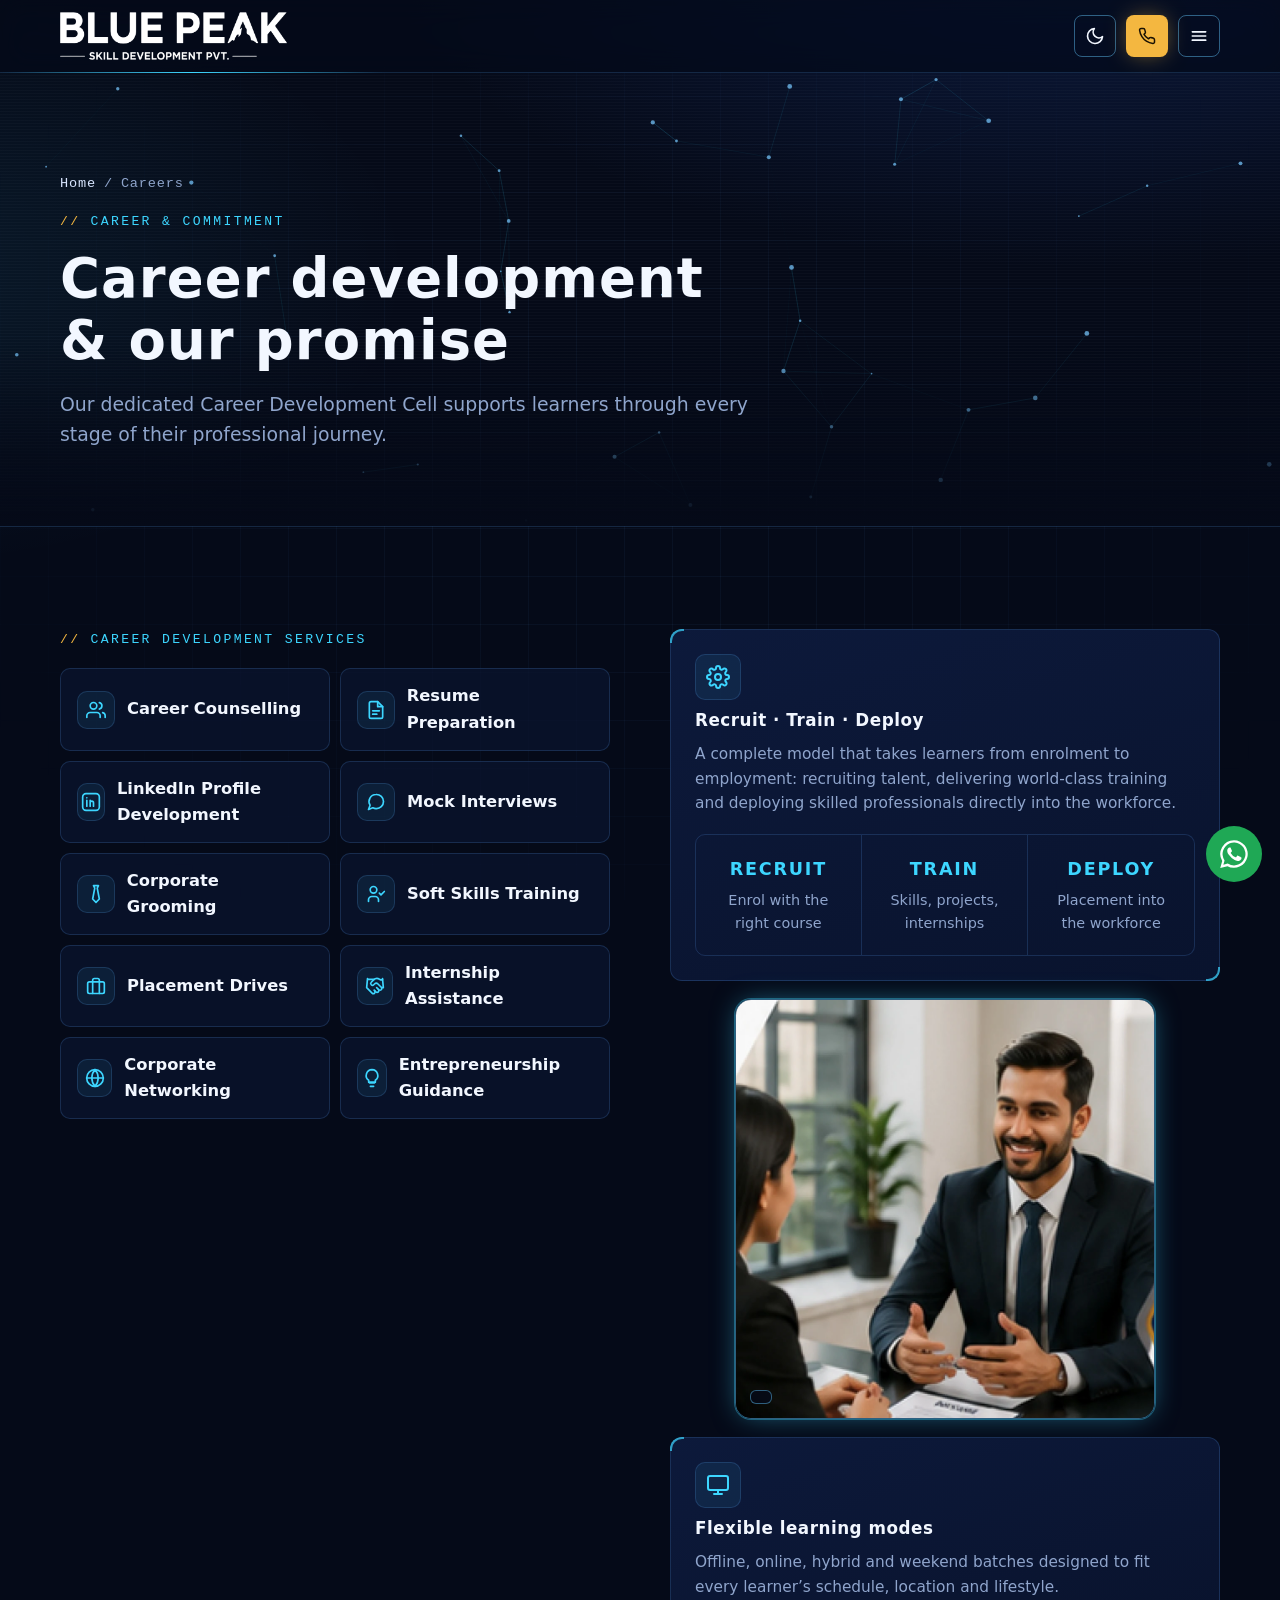
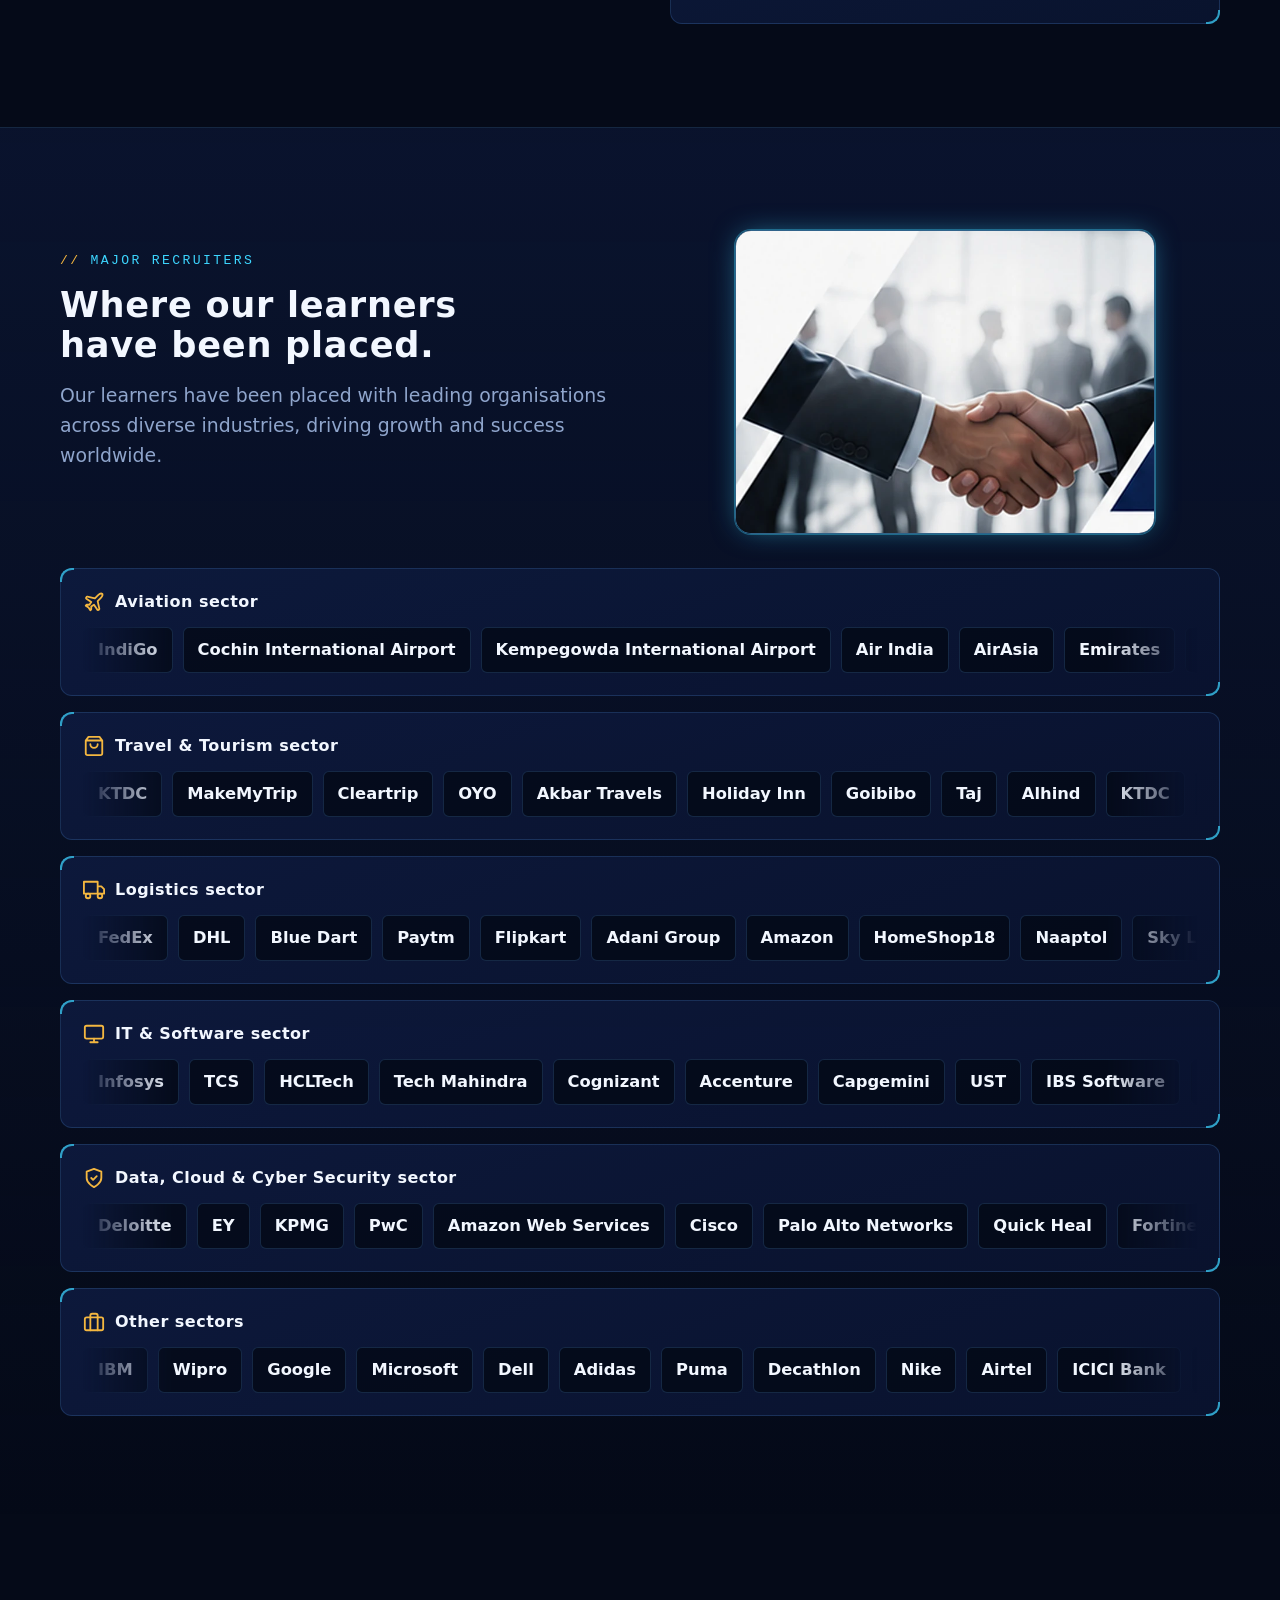
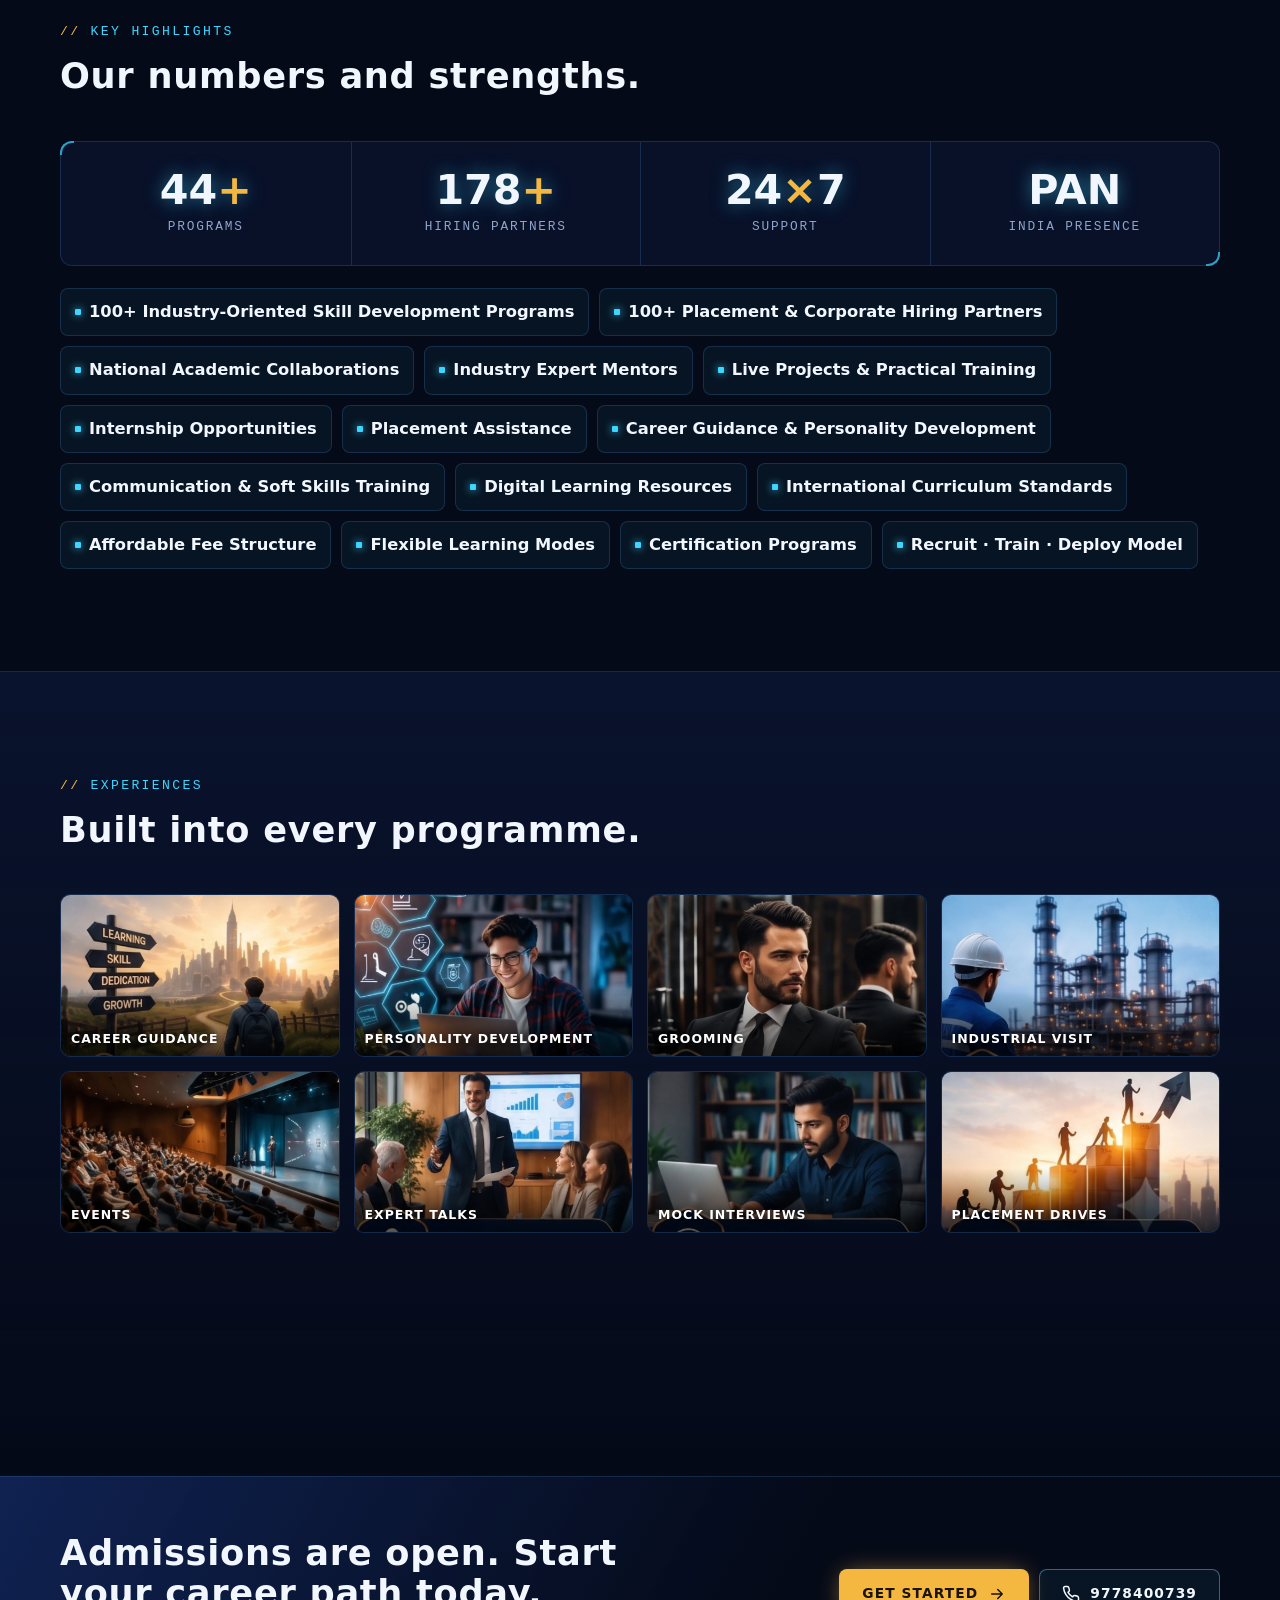
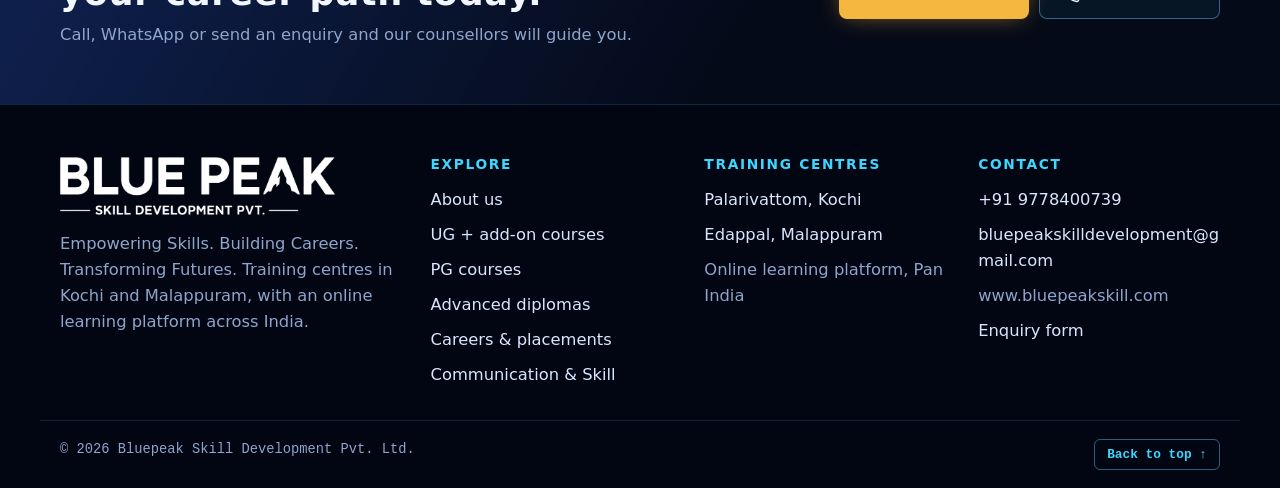
<file: careers.html>
<!doctype html>
<html lang="en">
<head>
<meta charset="utf-8">
<meta name="viewport" content="width=device-width, initial-scale=1, viewport-fit=cover">
<title>Careers &amp; Placements | Blue Peak Skill Development</title>
<meta name="description" content="Career development services, the Recruit-Train-Deploy model and major recruiters.">
<meta property="og:title" content="Careers &amp; Placements | Blue Peak Skill Development">
<meta property="og:description" content="Career development services, the Recruit-Train-Deploy model and major recruiters.">
<meta name="theme-color" content="#050a18">
<script>try{if(localStorage.getItem("bp-theme")==="light")document.documentElement.setAttribute("data-theme","light")}catch(e){}</script>
<!-- <link rel="icon" href="data:image/svg+xml,%3Csvg xmlns=%27http://www.w3.org/2000/svg%27 viewBox=%270 0 48 48%27%3E%3Crect width=%2748%27 height=%2748%27 rx=%2710%27 fill=%27%230a1430%27/%3E%3Cpath d=%27M7 37 19 17l6 9 5-7 11 18Z%27 fill=%27%233dd6ff%27/%3E%3C/svg%3E">
<link rel="preconnect" href="https://fonts.googleapis.com"><link rel="preconnect" href="https://fonts.gstatic.com" crossorigin><link rel="stylesheet" href="https://fonts.googleapis.com/css2?family=Chakra+Petch:ital,wght@0,400;0,500;0,600;0,700;1,400&family=Share+Tech+Mono&display=swap"> -->
<link rel="icon" type="image/png" href="assets/img/favicon.png">
<link rel="icon" href="favicon.ico" sizes="any">
<link rel="apple-touch-icon" href="assets/img/apple-touch-icon.png">
<link rel="stylesheet" href="assets/css/style.css">

</head>
<body>
<svg width="0" height="0" style="position:absolute" aria-hidden="true"><symbol id="i-phone" viewBox="0 0 24 24"><g fill="none" stroke="currentColor" stroke-width="2" stroke-linecap="round" stroke-linejoin="round"><path d="M22 16.9v3a2 2 0 0 1-2.2 2 19.8 19.8 0 0 1-8.6-3.1 19.5 19.5 0 0 1-6-6A19.8 19.8 0 0 1 2.1 4.2 2 2 0 0 1 4.1 2h3a2 2 0 0 1 2 1.7c.1.9.4 1.8.7 2.7a2 2 0 0 1-.5 2.1L8 9.8a16 16 0 0 0 6 6l1.3-1.3a2 2 0 0 1 2.1-.4c.9.3 1.8.6 2.7.7a2 2 0 0 1 1.7 2Z"/></g></symbol><symbol id="i-mail" viewBox="0 0 24 24"><g fill="none" stroke="currentColor" stroke-width="2" stroke-linecap="round" stroke-linejoin="round"><rect x="2" y="4" width="20" height="16" rx="2"/><path d="m22 7-10 6L2 7"/></g></symbol><symbol id="i-pin" viewBox="0 0 24 24"><g fill="none" stroke="currentColor" stroke-width="2" stroke-linecap="round" stroke-linejoin="round"><path d="M20 10c0 6-8 12-8 12S4 16 4 10a8 8 0 0 1 16 0Z"/><circle cx="12" cy="10" r="3"/></g></symbol><symbol id="i-arrow" viewBox="0 0 24 24"><g fill="none" stroke="currentColor" stroke-width="2" stroke-linecap="round" stroke-linejoin="round"><path d="M5 12h14m-6-6 6 6-6 6"/></g></symbol><symbol id="i-check" viewBox="0 0 24 24"><g fill="none" stroke="currentColor" stroke-width="2" stroke-linecap="round" stroke-linejoin="round"><path d="M20 6 9 17l-5-5"/></g></symbol><symbol id="i-x" viewBox="0 0 24 24"><g fill="none" stroke="currentColor" stroke-width="2" stroke-linecap="round" stroke-linejoin="round"><path d="M18 6 6 18M6 6l12 12"/></g></symbol><symbol id="i-menu" viewBox="0 0 24 24"><g fill="none" stroke="currentColor" stroke-width="2" stroke-linecap="round" stroke-linejoin="round"><path d="M4 7h16M4 12h16M4 17h16"/></g></symbol><symbol id="i-sun" viewBox="0 0 24 24"><g fill="none" stroke="currentColor" stroke-width="2" stroke-linecap="round" stroke-linejoin="round"><circle cx="12" cy="12" r="4"/><path d="M12 2v2M12 20v2M4.9 4.9l1.4 1.4M17.7 17.7l1.4 1.4M2 12h2M20 12h2M4.9 19.1l1.4-1.4M17.7 6.3l1.4-1.4"/></g></symbol><symbol id="i-moon" viewBox="0 0 24 24"><g fill="none" stroke="currentColor" stroke-width="2" stroke-linecap="round" stroke-linejoin="round"><path d="M21 12.8A9 9 0 1 1 11.2 3a7 7 0 0 0 9.8 9.8Z"/></g></symbol><symbol id="i-search" viewBox="0 0 24 24"><g fill="none" stroke="currentColor" stroke-width="2" stroke-linecap="round" stroke-linejoin="round"><circle cx="11" cy="11" r="7"/><path d="m21 21-4.3-4.3"/></g></symbol><symbol id="i-cap" viewBox="0 0 24 24"><g fill="none" stroke="currentColor" stroke-width="2" stroke-linecap="round" stroke-linejoin="round"><path d="M22 10 12 5 2 10l10 5 10-5Z"/><path d="M6 12v5c3 2 9 2 12 0v-5"/></g></symbol><symbol id="i-target" viewBox="0 0 24 24"><g fill="none" stroke="currentColor" stroke-width="2" stroke-linecap="round" stroke-linejoin="round"><circle cx="12" cy="12" r="10"/><circle cx="12" cy="12" r="6"/><circle cx="12" cy="12" r="2"/></g></symbol><symbol id="i-eye" viewBox="0 0 24 24"><g fill="none" stroke="currentColor" stroke-width="2" stroke-linecap="round" stroke-linejoin="round"><path d="M2 12s3.6-7 10-7 10 7 10 7-3.6 7-10 7S2 12 2 12Z"/><circle cx="12" cy="12" r="3"/></g></symbol><symbol id="i-shield" viewBox="0 0 24 24"><g fill="none" stroke="currentColor" stroke-width="2" stroke-linecap="round" stroke-linejoin="round"><path d="M12 22s8-4 8-10V5l-8-3-8 3v7c0 6 8 10 8 10Z"/><path d="m9 12 2 2 4-4"/></g></symbol><symbol id="i-award" viewBox="0 0 24 24"><g fill="none" stroke="currentColor" stroke-width="2" stroke-linecap="round" stroke-linejoin="round"><circle cx="12" cy="8" r="6"/><path d="M15.5 13 17 22l-5-3-5 3 1.5-9"/></g></symbol><symbol id="i-bulb" viewBox="0 0 24 24"><g fill="none" stroke="currentColor" stroke-width="2" stroke-linecap="round" stroke-linejoin="round"><path d="M9 18h6M10 22h4M12 2a7 7 0 0 0-4 12.7V17h8v-2.3A7 7 0 0 0 12 2Z"/></g></symbol><symbol id="i-user-check" viewBox="0 0 24 24"><g fill="none" stroke="currentColor" stroke-width="2" stroke-linecap="round" stroke-linejoin="round"><circle cx="9" cy="7" r="4"/><path d="M3 21v-2a4 4 0 0 1 4-4h4a4 4 0 0 1 4 4v2M16 11l2 2 4-4"/></g></symbol><symbol id="i-users" viewBox="0 0 24 24"><g fill="none" stroke="currentColor" stroke-width="2" stroke-linecap="round" stroke-linejoin="round"><path d="M17 21v-2a4 4 0 0 0-4-4H5a4 4 0 0 0-4 4v2"/><circle cx="9" cy="7" r="4"/><path d="M23 21v-2a4 4 0 0 0-3-3.9M16 3.1a4 4 0 0 1 0 7.8"/></g></symbol><symbol id="i-globe" viewBox="0 0 24 24"><g fill="none" stroke="currentColor" stroke-width="2" stroke-linecap="round" stroke-linejoin="round"><circle cx="12" cy="12" r="10"/><path d="M2 12h20M12 2a15 15 0 0 1 0 20 15 15 0 0 1 0-20Z"/></g></symbol><symbol id="i-rocket" viewBox="0 0 24 24"><g fill="none" stroke="currentColor" stroke-width="2" stroke-linecap="round" stroke-linejoin="round"><path d="M4.5 16.5c-1.5 1.3-2 5-2 5s3.7-.5 5-2c.7-.8.7-2.1-.1-2.9a2.2 2.2 0 0 0-2.9-.1Z"/><path d="m12 15-3-3a22 22 0 0 1 2-4A12.9 12.9 0 0 1 22 2c0 2.7-.8 7.5-6 11a22 22 0 0 1-4 2Z"/><path d="M9 12H4s.6-3 2-4c1.6-1.1 5 0 5 0M12 15v5s3-.6 4-2c1.1-1.6 0-5 0-5"/></g></symbol><symbol id="i-gear" viewBox="0 0 24 24"><g fill="none" stroke="currentColor" stroke-width="2" stroke-linecap="round" stroke-linejoin="round"><circle cx="12" cy="12" r="3"/><path d="M19.4 15a1.7 1.7 0 0 0 .3 1.8l.1.1a2 2 0 1 1-2.8 2.8l-.1-.1a1.7 1.7 0 0 0-1.8-.3 1.7 1.7 0 0 0-1 1.5V21a2 2 0 1 1-4 0v-.1a1.7 1.7 0 0 0-1.1-1.5 1.7 1.7 0 0 0-1.8.3l-.1.1a2 2 0 1 1-2.8-2.8l.1-.1a1.7 1.7 0 0 0 .3-1.8 1.7 1.7 0 0 0-1.5-1H3a2 2 0 1 1 0-4h.1a1.7 1.7 0 0 0 1.5-1.1 1.7 1.7 0 0 0-.3-1.8l-.1-.1a2 2 0 1 1 2.8-2.8l.1.1a1.7 1.7 0 0 0 1.8.3H9a1.7 1.7 0 0 0 1-1.5V3a2 2 0 1 1 4 0v.1a1.7 1.7 0 0 0 1 1.5 1.7 1.7 0 0 0 1.8-.3l.1-.1a2 2 0 1 1 2.8 2.8l-.1.1a1.7 1.7 0 0 0-.3 1.8V9a1.7 1.7 0 0 0 1.5 1H21a2 2 0 1 1 0 4h-.1a1.7 1.7 0 0 0-1.5 1Z"/></g></symbol><symbol id="i-brief" viewBox="0 0 24 24"><g fill="none" stroke="currentColor" stroke-width="2" stroke-linecap="round" stroke-linejoin="round"><rect x="2" y="7" width="20" height="14" rx="2"/><path d="M16 21V5a2 2 0 0 0-2-2h-4a2 2 0 0 0-2 2v16"/></g></symbol><symbol id="i-plane" viewBox="0 0 24 24"><g fill="none" stroke="currentColor" stroke-width="2" stroke-linecap="round" stroke-linejoin="round"><path d="M17.8 19.2 16 11l3.5-3.5C21 6 21.5 4 21 3c-1-.5-3 0-4.5 1.5L13 8 4.8 6.2c-.5-.1-.9.1-1.1.5l-.3.5c-.2.5-.1 1 .3 1.3L9 12l-2 3H4l-1 1 3 2 2 3 1-1v-3l3-2 3.5 5.3c.3.4.8.5 1.3.3l.5-.2c.4-.3.6-.7.5-1.2Z"/></g></symbol><symbol id="i-truck" viewBox="0 0 24 24"><g fill="none" stroke="currentColor" stroke-width="2" stroke-linecap="round" stroke-linejoin="round"><path d="M1 3h15v13H1zM16 8h4l3 3v5h-7"/><circle cx="5.5" cy="18.5" r="2.5"/><circle cx="18.5" cy="18.5" r="2.5"/></g></symbol><symbol id="i-bag" viewBox="0 0 24 24"><g fill="none" stroke="currentColor" stroke-width="2" stroke-linecap="round" stroke-linejoin="round"><path d="M6 2 3 6v14a2 2 0 0 0 2 2h14a2 2 0 0 0 2-2V6l-3-4ZM3 6h18M16 10a4 4 0 0 1-8 0"/></g></symbol><symbol id="i-chat" viewBox="0 0 24 24"><g fill="none" stroke="currentColor" stroke-width="2" stroke-linecap="round" stroke-linejoin="round"><path d="M21 11.5a8.4 8.4 0 0 1-9 8.4 8.5 8.5 0 0 1-3.8-.9L3 21l1.9-5.2A8.4 8.4 0 0 1 12 3a8.4 8.4 0 0 1 9 8.5Z"/></g></symbol><symbol id="i-monitor" viewBox="0 0 24 24"><g fill="none" stroke="currentColor" stroke-width="2" stroke-linecap="round" stroke-linejoin="round"><rect x="2" y="3" width="20" height="14" rx="2"/><path d="M8 21h8m-4-4v4"/></g></symbol><symbol id="i-book" viewBox="0 0 24 24"><g fill="none" stroke="currentColor" stroke-width="2" stroke-linecap="round" stroke-linejoin="round"><path d="M2 4h6a4 4 0 0 1 4 4v13a3 3 0 0 0-3-3H2Z"/><path d="M22 4h-6a4 4 0 0 0-4 4v13a3 3 0 0 1 3-3h7Z"/></g></symbol><symbol id="i-headset" viewBox="0 0 24 24"><g fill="none" stroke="currentColor" stroke-width="2" stroke-linecap="round" stroke-linejoin="round"><path d="M3 18v-6a9 9 0 0 1 18 0v6"/><path d="M21 19a2 2 0 0 1-2 2h-1v-6h3ZM3 19a2 2 0 0 0 2 2h1v-6H3Z"/></g></symbol><symbol id="i-pen" viewBox="0 0 24 24"><g fill="none" stroke="currentColor" stroke-width="2" stroke-linecap="round" stroke-linejoin="round"><path d="M12 20h9"/><path d="M16.5 3.5a2.1 2.1 0 0 1 3 3L7 19l-4 1 1-4Z"/></g></symbol><symbol id="i-mic" viewBox="0 0 24 24"><g fill="none" stroke="currentColor" stroke-width="2" stroke-linecap="round" stroke-linejoin="round"><rect x="9" y="2" width="6" height="12" rx="3"/><path d="M19 10v1a7 7 0 0 1-14 0v-1m7 8v4"/></g></symbol><symbol id="i-file" viewBox="0 0 24 24"><g fill="none" stroke="currentColor" stroke-width="2" stroke-linecap="round" stroke-linejoin="round"><path d="M14 2H6a2 2 0 0 0-2 2v16a2 2 0 0 0 2 2h12a2 2 0 0 0 2-2V8Z"/><path d="M14 2v6h6M8 13h8M8 17h5"/></g></symbol><symbol id="i-link" viewBox="0 0 24 24"><g fill="none" stroke="currentColor" stroke-width="2" stroke-linecap="round" stroke-linejoin="round"><rect x="2" y="2" width="20" height="20" rx="4"/><path d="M7 10v7M7 7v.01M11 17v-4a2 2 0 0 1 4 0v4M11 10v7"/></g></symbol><symbol id="i-handshake" viewBox="0 0 24 24"><g fill="none" stroke="currentColor" stroke-width="2" stroke-linecap="round" stroke-linejoin="round"><path d="m11 17 2 2a1 1 0 1 0 3-3"/><path d="m14 14 2.5 2.5a1 1 0 1 0 3-3l-3.9-3.9a3 3 0 0 0-4.2 0l-.9.9a1 1 0 1 1-3-3l2.8-2.8a5.8 5.8 0 0 1 7.1-.9l.5.3a4 4 0 0 0 2.8.5L21 4"/><path d="m21 3 1 11h-2M3 3 2 14l6.5 6.5a1 1 0 1 0 3-3M3 4h8"/></g></symbol><symbol id="i-tie" viewBox="0 0 24 24"><g fill="none" stroke="currentColor" stroke-width="2" stroke-linecap="round" stroke-linejoin="round"><path d="m9 2 1.5 3L8 18l4 4 4-4-2.5-13L15 2Z"/></g></symbol><symbol id="i-cpu" viewBox="0 0 24 24"><g fill="none" stroke="currentColor" stroke-width="2" stroke-linecap="round" stroke-linejoin="round"><rect x="5" y="5" width="14" height="14" rx="2"/><rect x="9" y="9" width="6" height="6"/><path d="M9 1v4M15 1v4M9 19v4M15 19v4M1 9h4M1 15h4M19 9h4M19 15h4"/></g></symbol><symbol id="i-clock" viewBox="0 0 24 24"><g fill="none" stroke="currentColor" stroke-width="2" stroke-linecap="round" stroke-linejoin="round"><circle cx="12" cy="12" r="10"/><path d="M12 6v6l4 2"/></g></symbol><symbol id="i-layers" viewBox="0 0 24 24"><g fill="none" stroke="currentColor" stroke-width="2" stroke-linecap="round" stroke-linejoin="round"><path d="m12 2 10 5-10 5L2 7Z"/><path d="m2 17 10 5 10-5M2 12l10 5 10-5"/></g></symbol><symbol id="i-search2" viewBox="0 0 24 24"><g fill="none" stroke="currentColor" stroke-width="2" stroke-linecap="round" stroke-linejoin="round"><circle cx="11" cy="11" r="7"/><path d="m21 21-4.3-4.3M8 11h6"/></g></symbol><symbol id="i-factory" viewBox="0 0 24 24"><g fill="none" stroke="currentColor" stroke-width="2" stroke-linecap="round" stroke-linejoin="round"><path d="M2 20V8l6 4V8l6 4V4h8v16Z"/><path d="M7 16h.01M12 16h.01M17 16h.01"/></g></symbol><symbol id="i-stairs" viewBox="0 0 24 24"><g fill="none" stroke="currentColor" stroke-width="2" stroke-linecap="round" stroke-linejoin="round"><path d="M3 21h6v-5h5v-5h5V5h2"/></g></symbol><symbol id="i-coins" viewBox="0 0 24 24"><g fill="none" stroke="currentColor" stroke-width="2" stroke-linecap="round" stroke-linejoin="round"><circle cx="8" cy="8" r="6"/><path d="M18.1 10.4A6 6 0 1 1 10.3 18M7 6h1v4"/></g></symbol><symbol id="i-wa" viewBox="0 0 24 24"><path fill="currentColor" d="M17.5 14.4c-.3-.1-1.8-.9-2-1s-.5-.1-.7.1-.8 1-.9 1.2-.3.2-.6.1a8.2 8.2 0 0 1-4-3.5c-.3-.5.3-.5.9-1.6.1-.2 0-.4 0-.5l-.9-2.2c-.2-.6-.5-.5-.7-.5h-.6a1.1 1.1 0 0 0-.8.4 3.4 3.4 0 0 0-1 2.5 5.9 5.9 0 0 0 1.2 3.1 13.4 13.4 0 0 0 5.2 4.6c1.9.8 2.7.9 3.6.8a3.1 3.1 0 0 0 2-1.4 2.5 2.5 0 0 0 .2-1.4c-.1-.1-.3-.2-.6-.3ZM12 21.8a9.8 9.8 0 0 1-5-1.4l-.4-.2-3.7 1 1-3.6-.2-.4A9.8 9.8 0 1 1 12 21.8Zm0-21.6A11.8 11.8 0 0 0 1.9 18l-1.7 6 6.2-1.6A11.8 11.8 0 1 0 12 .2Z"/></symbol><symbol id="i-peak" viewBox="0 0 48 48"><rect width="48" height="48" rx="10" fill="#0a1430" stroke="#3dd6ff" stroke-width="1.5"/><path d="M7 37 19 17l6 9 5-7 11 18Z" fill="#3dd6ff"/><path d="m19 17 3.6 5.4L19 25l-3-2.5Z" fill="#f4b740"/></symbol></svg>
<header class="site-header" id="top">
  <nav class="wrap nav" aria-label="Main">
    <a class="brand" href="index.html" aria-label="Blue Peak Skill Development Pvt. home"><img class="logo logo-dark" src="assets/img/logo-white.png" alt="Blue Peak Skill Development Pvt." width="762" height="161"><img class="logo logo-light" src="assets/img/logo-navy.png" alt="" width="762" height="161"></a>
    <ul class="nav-links" id="navLinks"><li><a href="index.html">Home</a></li><li><a href="about.html">About</a></li><li><a href="programmes.html">Programmes</a></li><li><a href="pathway.html">Pathway finder</a></li><li><a href="careers.html" aria-current="page">Careers</a></li><li><a href="english.html">Communication &amp; Skill</a></li><li><a href="centres.html">Centres</a></li><li><a href="contact.html">Contact</a></li></ul>
    <div class="nav-cta">
      <button class="theme-toggle" id="themeToggle" type="button" aria-label="Switch to light mode" title="Switch light / dark mode"><svg class="moon" aria-hidden="true"><use href="#i-moon"/></svg><svg class="sun" aria-hidden="true"><use href="#i-sun"/></svg></button>
      <a class="btn btn-gold btn-call" href="tel:+919778400739" aria-label="Call 9778400739"><svg aria-hidden="true"><use href="#i-phone"/></svg><span>9778400739</span></a>
      <button class="menu-toggle" id="menuToggle" type="button" aria-label="Open menu" aria-expanded="false" aria-controls="navLinks"><svg aria-hidden="true"><use href="#i-menu"/></svg></button>
    </div>
  </nav>
</header>
<main>
<section class="page-banner">
  <canvas class="net" aria-hidden="true"></canvas>
  <div class="wrap">
    <nav class="crumbs" aria-label="Breadcrumb"><a href="index.html">Home</a><span aria-hidden="true">/</span><span aria-current="page">Careers</span></nav>
    <span class="eyebrow">Career &amp; commitment</span>
    <h1 class="glitch" data-text="Career development &amp; our promise">Career development &amp; our promise</h1>
    <p>Our dedicated Career Development Cell supports learners through every stage of their professional journey.</p>
  </div>
</section>

<section class="section">
  <div class="wrap split" style="align-items:start">
    <div class="stack reveal">
      <span class="eyebrow">Career development services</span>
      <ul class="services"><li><span class="ico"><svg aria-hidden="true"><use href="#i-users"/></svg></span>Career Counselling</li><li><span class="ico"><svg aria-hidden="true"><use href="#i-file"/></svg></span>Resume Preparation</li><li><span class="ico"><svg aria-hidden="true"><use href="#i-link"/></svg></span>LinkedIn Profile Development</li><li><span class="ico"><svg aria-hidden="true"><use href="#i-chat"/></svg></span>Mock Interviews</li><li><span class="ico"><svg aria-hidden="true"><use href="#i-tie"/></svg></span>Corporate Grooming</li><li><span class="ico"><svg aria-hidden="true"><use href="#i-user-check"/></svg></span>Soft Skills Training</li><li><span class="ico"><svg aria-hidden="true"><use href="#i-brief"/></svg></span>Placement Drives</li><li><span class="ico"><svg aria-hidden="true"><use href="#i-handshake"/></svg></span>Internship Assistance</li><li><span class="ico"><svg aria-hidden="true"><use href="#i-globe"/></svg></span>Corporate Networking</li><li><span class="ico"><svg aria-hidden="true"><use href="#i-bulb"/></svg></span>Entrepreneurship Guidance</li></ul>
    </div>
    <div class="stack">
      <article class="panel card reveal"><span class="ico"><svg aria-hidden="true"><use href="#i-gear"/></svg></span><h3>Recruit &middot; Train &middot; Deploy</h3><p>A complete model that takes learners from enrolment to employment: recruiting talent, delivering world-class training and deploying skilled professionals directly into the workforce.</p>
        <div class="rtd"><div><b>RECRUIT</b><span>Enrol with the right course</span></div><div><b>TRAIN</b><span>Skills, projects, internships</span></div><div><b>DEPLOY</b><span>Placement into the workforce</span></div></div></article>
      <div class="holo reveal" style="aspect-ratio:1/1"><span class="scan"></span><img src="assets/img/prog-counselling.webp" alt="A career counsellor advising a student" loading="lazy" width="640" height="660"><span class="holo-tag"></span></div>
      <article class="panel card reveal"><span class="ico"><svg aria-hidden="true"><use href="#i-monitor"/></svg></span><h3>Flexible learning modes</h3><p>Offline, online, hybrid and weekend batches designed to fit every learner&rsquo;s schedule, location and lifestyle.</p></article>
    </div>
  </div>
</section>
<section class="section alt">
  <div class="wrap">
    <div class="split" style="margin-bottom:34px"><div class="section-head reveal"><span class="eyebrow">Major recruiters</span><h2>Where our learners have been placed.</h2><p>Our learners have been placed with leading organisations across diverse industries, driving growth and success worldwide.</p></div><div class="holo reveal" style="aspect-ratio:716/518"><img src="assets/img/prog-handshake.webp" alt="A handshake in an office" loading="lazy" width="640" height="460"></div></div>
    <div class="grid" style="gap:16px"><article class="panel sector reveal"><h3><svg aria-hidden="true"><use href="#i-plane"/></svg>Aviation sector</h3><div class="marquee"><div class="marquee-track"><span>IndiGo</span><span>Cochin International Airport</span><span>Kempegowda International Airport</span><span>Air India</span><span>AirAsia</span><span>Emirates</span><span>SpiceJet</span><span>&Ccedil;elebi</span><span>SATS</span><span>GMR</span><span>BWFS</span><span>Bhadra</span><span>IndiGo</span><span>Cochin International Airport</span><span>Kempegowda International Airport</span><span>Air India</span><span>AirAsia</span><span>Emirates</span><span>SpiceJet</span><span>&Ccedil;elebi</span><span>SATS</span><span>GMR</span><span>BWFS</span><span>Bhadra</span></div></div></article><article class="panel sector reveal"><h3><svg aria-hidden="true"><use href="#i-bag"/></svg>Travel &amp; Tourism sector</h3><div class="marquee"><div class="marquee-track"><span>KTDC</span><span>MakeMyTrip</span><span>Cleartrip</span><span>OYO</span><span>Akbar Travels</span><span>Holiday Inn</span><span>Goibibo</span><span>Taj</span><span>Alhind</span><span>KTDC</span><span>MakeMyTrip</span><span>Cleartrip</span><span>OYO</span><span>Akbar Travels</span><span>Holiday Inn</span><span>Goibibo</span><span>Taj</span><span>Alhind</span></div></div></article><article class="panel sector reveal"><h3><svg aria-hidden="true"><use href="#i-truck"/></svg>Logistics sector</h3><div class="marquee"><div class="marquee-track"><span>FedEx</span><span>DHL</span><span>Blue Dart</span><span>Paytm</span><span>Flipkart</span><span>Adani Group</span><span>Amazon</span><span>HomeShop18</span><span>Naaptol</span><span>Sky Logistics</span><span>The Professional Couriers</span><span>Snapdeal</span><span>Merrill Translogistics</span><span>FedEx</span><span>DHL</span><span>Blue Dart</span><span>Paytm</span><span>Flipkart</span><span>Amazon</span><span>HomeShop18</span><span>Naaptol</span><span>Sky Logistics</span><span>The Professional Couriers</span><span>Snapdeal</span><span>Merrill Translogistics</span></div></div></article><article class="panel sector reveal"><h3><svg aria-hidden="true"><use href="#i-monitor"/></svg>IT &amp; Software sector</h3><div class="marquee"><div class="marquee-track"><span>Infosys</span><span>TCS</span><span>HCLTech</span><span>Tech Mahindra</span><span>Cognizant</span><span>Accenture</span><span>Capgemini</span><span>UST</span><span>IBS Software</span><span>Tata Elxsi</span><span>Zoho</span><span>Oracle</span><span>Experion</span><span>QBurst</span><span>Infosys</span><span>TCS</span><span>HCLTech</span><span>Tech Mahindra</span><span>Cognizant</span><span>Accenture</span><span>Capgemini</span><span>UST</span><span>IBS Software</span><span>Tata Elxsi</span><span>Zoho</span><span>Oracle</span><span>Experion</span><span>QBurst</span></div></div></article><article class="panel sector reveal"><h3><svg aria-hidden="true"><use href="#i-shield"/></svg>Data, Cloud &amp; Cyber Security sector</h3><div class="marquee"><div class="marquee-track"><span>Deloitte</span><span>EY</span><span>KPMG</span><span>PwC</span><span>Amazon Web Services</span><span>Cisco</span><span>Palo Alto Networks</span><span>Quick Heal</span><span>Fortinet</span><span>Mu Sigma</span><span>Fractal Analytics</span><span>LatentView</span><span>Deloitte</span><span>EY</span><span>KPMG</span><span>PwC</span><span>Amazon Web Services</span><span>Cisco</span><span>Palo Alto Networks</span><span>Quick Heal</span><span>Fortinet</span><span>Mu Sigma</span><span>Fractal Analytics</span><span>LatentView</span></div></div></article><article class="panel sector reveal"><h3><svg aria-hidden="true"><use href="#i-brief"/></svg>Other sectors</h3><div class="marquee"><div class="marquee-track"><span>IBM</span><span>Wipro</span><span>Google</span><span>Microsoft</span><span>Dell</span><span>Adidas</span><span>Puma</span><span>Decathlon</span><span>Nike</span><span>Airtel</span><span>ICICI Bank</span><span>SBI</span><span>BSNL</span><span>LIC</span><span>IBM</span><span>Wipro</span><span>Google</span><span>Microsoft</span><span>Dell</span><span>Adidas</span><span>Puma</span><span>Decathlon</span><span>Nike</span><span>Airtel</span><span>ICICI Bank</span><span>SBI</span><span>BSNL</span><span>LIC</span></div></div></article></div>
  </div>
</section>
<section class="section">
  <div class="wrap">
    <div class="section-head reveal"><span class="eyebrow">Key highlights</span><h2>Our numbers and strengths.</h2></div>
    <div class="stats panel reveal" style="border-radius:var(--radius);margin-bottom:22px"><div class="stats-grid four">
      <div class="stat"><b><span data-count="50">50</span><em>+</em></b><span>Programs</span></div><div class="stat"><b><span data-count="200">200</span><em>+</em></b><span>Hiring Partners</span></div><div class="stat"><b>24<em>&times;</em>7</b><span>Support</span></div><div class="stat"><b>PAN</b><span>India presence</span></div></div></div>
    <ul class="chip-list reveal"><li>100+ Industry-Oriented Skill Development Programs</li><li>100+ Placement &amp; Corporate Hiring Partners</li><li>National Academic Collaborations</li><li>Industry Expert Mentors</li><li>Live Projects &amp; Practical Training</li><li>Internship Opportunities</li><li>Placement Assistance</li><li>Career Guidance &amp; Personality Development</li><li>Communication &amp; Soft Skills Training</li><li>Digital Learning Resources</li><li>International Curriculum Standards</li><li>Affordable Fee Structure</li><li>Flexible Learning Modes</li><li>Certification Programs</li><li>Recruit &middot; Train &middot; Deploy Model</li></ul>
  </div>
</section>
<section class="section alt">
  <div class="wrap">
    <div class="section-head reveal"><span class="eyebrow">Experiences</span><h2>Built into every programme.</h2></div>
    <div class="gallery"><figure class="tile reveal" style="margin:0"><img src="assets/img/act-career-guidance.webp" alt="Career Guidance" loading="lazy" width="560" height="320"><span>Career Guidance</span></figure><figure class="tile reveal" style="margin:0"><img src="assets/img/act-personality.webp" alt="Personality Development" loading="lazy" width="560" height="320"><span>Personality Development</span></figure><figure class="tile reveal" style="margin:0"><img src="assets/img/act-grooming.webp" alt="Grooming" loading="lazy" width="560" height="320"><span>Grooming</span></figure><figure class="tile reveal" style="margin:0"><img src="assets/img/act-industrial-visit.webp" alt="Industrial Visit" loading="lazy" width="560" height="320"><span>Industrial Visit</span></figure><figure class="tile reveal" style="margin:0"><img src="assets/img/act-events.webp" alt="Events" loading="lazy" width="560" height="320"><span>Events</span></figure><figure class="tile reveal" style="margin:0"><img src="assets/img/act-expert-talks.webp" alt="Expert Talks" loading="lazy" width="560" height="320"><span>Expert Talks</span></figure><figure class="tile reveal" style="margin:0"><img src="assets/img/act-mock-interviews.webp" alt="Mock Interviews" loading="lazy" width="560" height="320"><span>Mock Interviews</span></figure><figure class="tile reveal" style="margin:0"><img src="assets/img/act-placement-drives.webp" alt="Placement Drives" loading="lazy" width="560" height="320"><span>Placement Drives</span></figure></div>
    <div class="panel quote reveal" style="margin-top:22px"><span class="ico"><svg aria-hidden="true"><use href="#i-target"/></svg></span><p>At Bluepeak, education is not just about earning a certificate. It is about <strong>building careers, unlocking potential and transforming lives.</strong></p></div>
  </div>
</section>
<section class="cta-band">
  <div class="wrap">
    <div><h2>Admissions are open. Start your career path today.</h2><p>Call, WhatsApp or send an enquiry and our counsellors will guide you.</p></div>
    <div class="row"><a class="btn btn-gold" href="contact.html">Get started <svg aria-hidden="true"><use href="#i-arrow"/></svg></a><a class="btn btn-line" href="tel:+919778400739"><svg aria-hidden="true"><use href="#i-phone"/></svg>9778400739</a></div>
  </div>
</section>

</main>
<footer class="footer">
  <div class="wrap footer-grid">
    <div class="footer-about">
      <a class="brand brand-foot" href="index.html" aria-label="Blue Peak Skill Development Pvt. home"><img class="logo logo-dark" src="assets/img/logo-white.png" alt="Blue Peak Skill Development Pvt." width="762" height="161"><img class="logo logo-light" src="assets/img/logo-navy.png" alt="" width="762" height="161"></a>
      <p>Empowering Skills. Building Careers. Transforming Futures. Training centres in Kochi and Malappuram, with an online learning platform across India.</p>
    </div>
    <div><h4>Explore</h4><ul><li><a href="about.html">About us</a></li><li><a href="programmes.html#ug">UG + add-on courses</a></li><li><a href="programmes.html#pg">PG courses</a></li><li><a href="programmes.html#dip">Advanced diplomas</a></li><li><a href="careers.html">Careers &amp; placements</a></li><li><a href="english.html">Communication &amp; Skill</a></li></ul></div>
    <div><h4>Training centres</h4><ul><li><a href="centres.html">Palarivattom, Kochi</a></li><li><a href="centres.html">Edappal, Malappuram</a></li><li>Online learning platform, Pan India</li></ul></div>
    <div><h4>Contact</h4><ul><li><a href="tel:+919778400739">+91 9778400739</a></li><li><a href="mailto:bluepeakskilldevelopment@gmail.com">bluepeakskilldevelopment@gmail.com</a></li><li>www.bluepeakskill.com</li><li><a href="contact.html">Enquiry form</a></li></ul></div>
  </div>
  <div class="wrap footer-bottom">
    <span>&copy; <span id="year">2026</span> Bluepeak Skill Development Pvt. Ltd.</span>
    <button class="to-top" type="button" id="toTop">Back to top &uarr;</button>
  </div>
</footer>
<a class="float-wa" href="https://wa.me/919778400739?text=Hi%20Blue%20Peak%2C%20I%20would%20like%20to%20know%20more%20about%20your%20courses." target="_blank" rel="noopener" aria-label="Chat on WhatsApp"><svg aria-hidden="true"><use href="#i-wa"/></svg></a>
<div class="toast" id="toast" role="status"></div>
<script src="assets/js/main.js"></script>
</body>
</html>
</file>
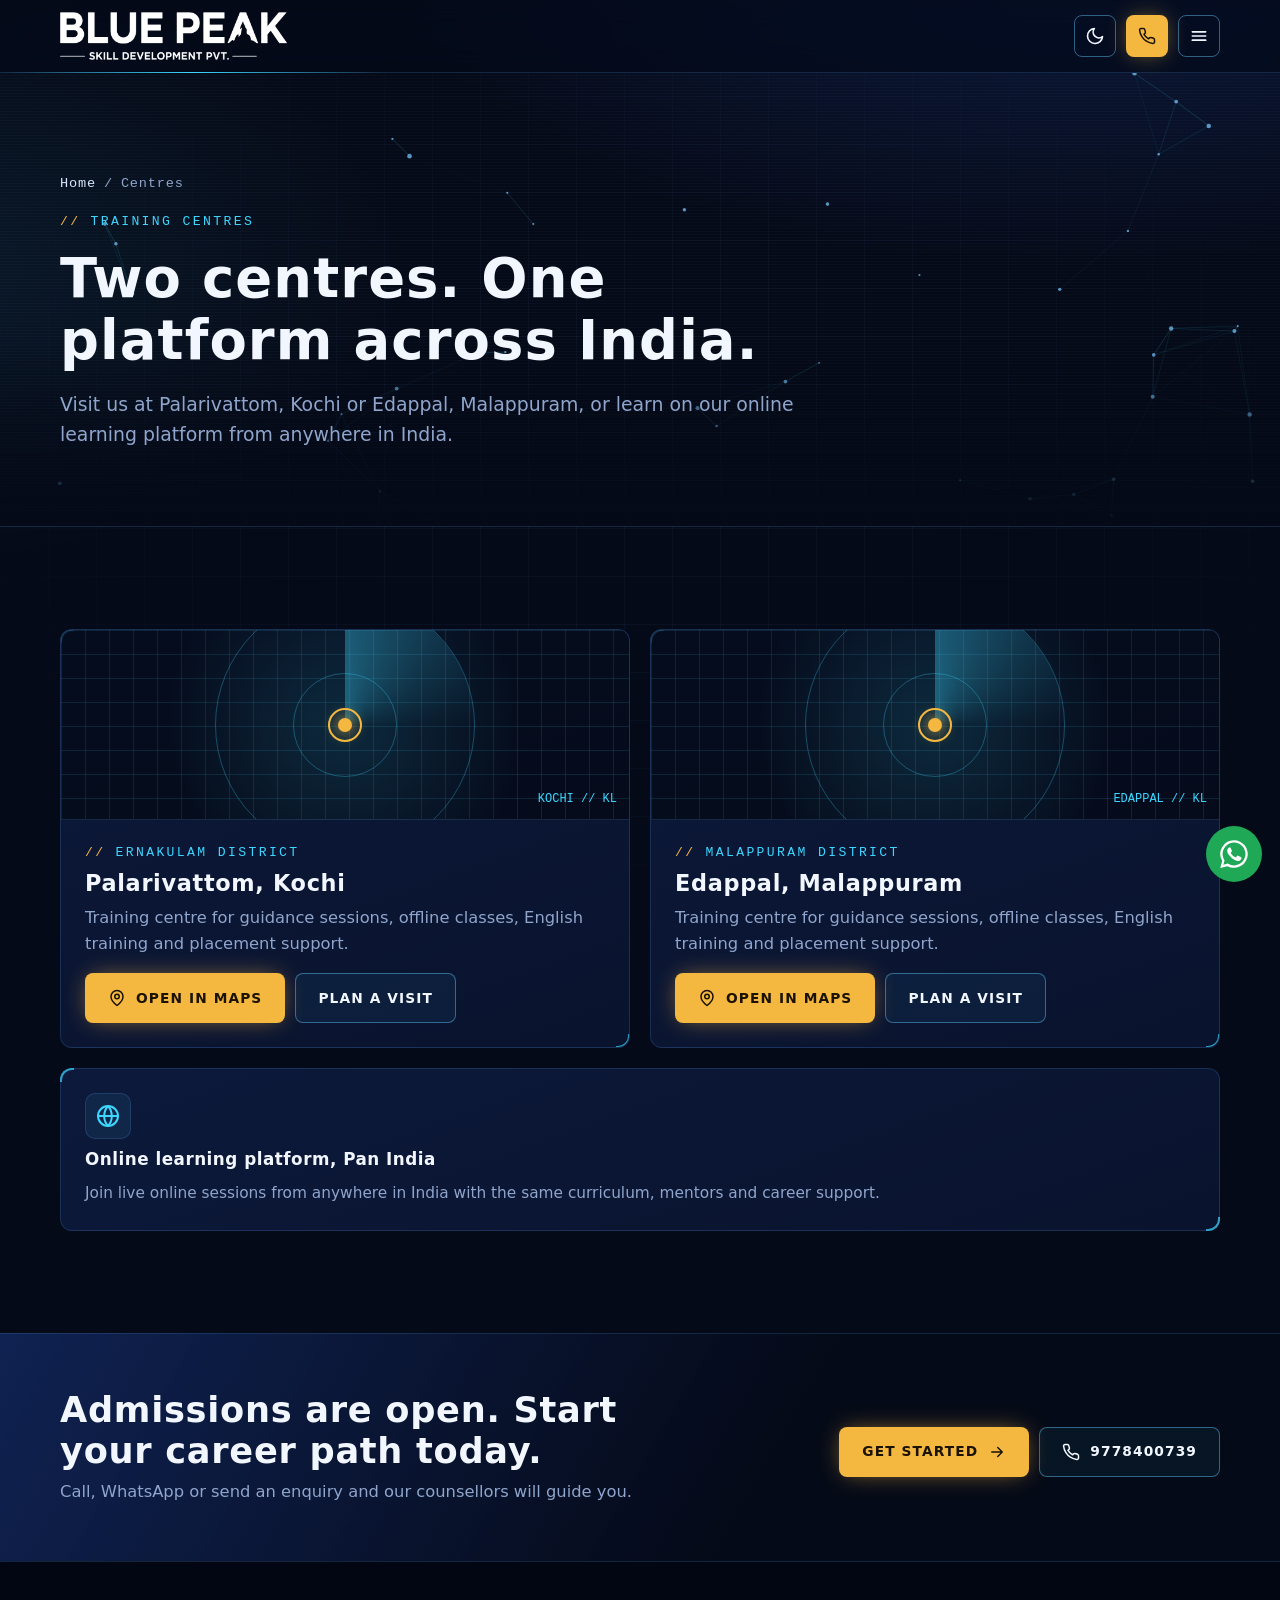
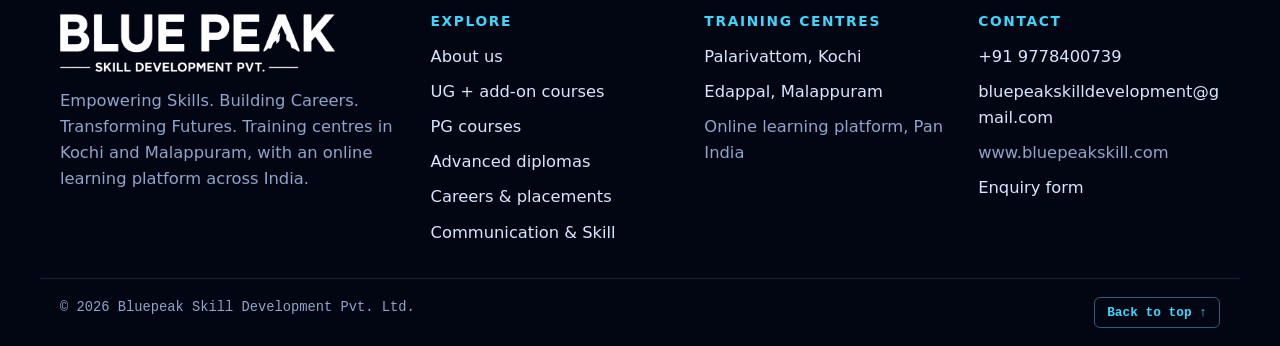
<file: centres.html>
<!doctype html>
<html lang="en">
<head>
<meta charset="utf-8">
<meta name="viewport" content="width=device-width, initial-scale=1, viewport-fit=cover">
<title>Training Centres | Blue Peak Skill Development</title>
<meta name="description" content="Training centres at Palarivattom, Kochi and Edappal, Malappuram, plus an online platform across India.">
<meta property="og:title" content="Training Centres | Blue Peak Skill Development">
<meta property="og:description" content="Training centres at Palarivattom, Kochi and Edappal, Malappuram, plus an online platform across India.">
<meta name="theme-color" content="#050a18">
<script>try{if(localStorage.getItem("bp-theme")==="light")document.documentElement.setAttribute("data-theme","light")}catch(e){}</script>
<!-- <link rel="icon" href="data:image/svg+xml,%3Csvg xmlns=%27http://www.w3.org/2000/svg%27 viewBox=%270 0 48 48%27%3E%3Crect width=%2748%27 height=%2748%27 rx=%2710%27 fill=%27%230a1430%27/%3E%3Cpath d=%27M7 37 19 17l6 9 5-7 11 18Z%27 fill=%27%233dd6ff%27/%3E%3C/svg%3E">
<link rel="preconnect" href="https://fonts.googleapis.com"><link rel="preconnect" href="https://fonts.gstatic.com" crossorigin><link rel="stylesheet" href="https://fonts.googleapis.com/css2?family=Chakra+Petch:ital,wght@0,400;0,500;0,600;0,700;1,400&family=Share+Tech+Mono&display=swap"> -->
<link rel="icon" type="image/png" href="assets/img/favicon.png">
<link rel="icon" href="favicon.ico" sizes="any">
<link rel="apple-touch-icon" href="assets/img/apple-touch-icon.png">
<link rel="stylesheet" href="assets/css/style.css">

</head>
<body>
<svg width="0" height="0" style="position:absolute" aria-hidden="true"><symbol id="i-phone" viewBox="0 0 24 24"><g fill="none" stroke="currentColor" stroke-width="2" stroke-linecap="round" stroke-linejoin="round"><path d="M22 16.9v3a2 2 0 0 1-2.2 2 19.8 19.8 0 0 1-8.6-3.1 19.5 19.5 0 0 1-6-6A19.8 19.8 0 0 1 2.1 4.2 2 2 0 0 1 4.1 2h3a2 2 0 0 1 2 1.7c.1.9.4 1.8.7 2.7a2 2 0 0 1-.5 2.1L8 9.8a16 16 0 0 0 6 6l1.3-1.3a2 2 0 0 1 2.1-.4c.9.3 1.8.6 2.7.7a2 2 0 0 1 1.7 2Z"/></g></symbol><symbol id="i-mail" viewBox="0 0 24 24"><g fill="none" stroke="currentColor" stroke-width="2" stroke-linecap="round" stroke-linejoin="round"><rect x="2" y="4" width="20" height="16" rx="2"/><path d="m22 7-10 6L2 7"/></g></symbol><symbol id="i-pin" viewBox="0 0 24 24"><g fill="none" stroke="currentColor" stroke-width="2" stroke-linecap="round" stroke-linejoin="round"><path d="M20 10c0 6-8 12-8 12S4 16 4 10a8 8 0 0 1 16 0Z"/><circle cx="12" cy="10" r="3"/></g></symbol><symbol id="i-arrow" viewBox="0 0 24 24"><g fill="none" stroke="currentColor" stroke-width="2" stroke-linecap="round" stroke-linejoin="round"><path d="M5 12h14m-6-6 6 6-6 6"/></g></symbol><symbol id="i-check" viewBox="0 0 24 24"><g fill="none" stroke="currentColor" stroke-width="2" stroke-linecap="round" stroke-linejoin="round"><path d="M20 6 9 17l-5-5"/></g></symbol><symbol id="i-x" viewBox="0 0 24 24"><g fill="none" stroke="currentColor" stroke-width="2" stroke-linecap="round" stroke-linejoin="round"><path d="M18 6 6 18M6 6l12 12"/></g></symbol><symbol id="i-menu" viewBox="0 0 24 24"><g fill="none" stroke="currentColor" stroke-width="2" stroke-linecap="round" stroke-linejoin="round"><path d="M4 7h16M4 12h16M4 17h16"/></g></symbol><symbol id="i-sun" viewBox="0 0 24 24"><g fill="none" stroke="currentColor" stroke-width="2" stroke-linecap="round" stroke-linejoin="round"><circle cx="12" cy="12" r="4"/><path d="M12 2v2M12 20v2M4.9 4.9l1.4 1.4M17.7 17.7l1.4 1.4M2 12h2M20 12h2M4.9 19.1l1.4-1.4M17.7 6.3l1.4-1.4"/></g></symbol><symbol id="i-moon" viewBox="0 0 24 24"><g fill="none" stroke="currentColor" stroke-width="2" stroke-linecap="round" stroke-linejoin="round"><path d="M21 12.8A9 9 0 1 1 11.2 3a7 7 0 0 0 9.8 9.8Z"/></g></symbol><symbol id="i-search" viewBox="0 0 24 24"><g fill="none" stroke="currentColor" stroke-width="2" stroke-linecap="round" stroke-linejoin="round"><circle cx="11" cy="11" r="7"/><path d="m21 21-4.3-4.3"/></g></symbol><symbol id="i-cap" viewBox="0 0 24 24"><g fill="none" stroke="currentColor" stroke-width="2" stroke-linecap="round" stroke-linejoin="round"><path d="M22 10 12 5 2 10l10 5 10-5Z"/><path d="M6 12v5c3 2 9 2 12 0v-5"/></g></symbol><symbol id="i-target" viewBox="0 0 24 24"><g fill="none" stroke="currentColor" stroke-width="2" stroke-linecap="round" stroke-linejoin="round"><circle cx="12" cy="12" r="10"/><circle cx="12" cy="12" r="6"/><circle cx="12" cy="12" r="2"/></g></symbol><symbol id="i-eye" viewBox="0 0 24 24"><g fill="none" stroke="currentColor" stroke-width="2" stroke-linecap="round" stroke-linejoin="round"><path d="M2 12s3.6-7 10-7 10 7 10 7-3.6 7-10 7S2 12 2 12Z"/><circle cx="12" cy="12" r="3"/></g></symbol><symbol id="i-shield" viewBox="0 0 24 24"><g fill="none" stroke="currentColor" stroke-width="2" stroke-linecap="round" stroke-linejoin="round"><path d="M12 22s8-4 8-10V5l-8-3-8 3v7c0 6 8 10 8 10Z"/><path d="m9 12 2 2 4-4"/></g></symbol><symbol id="i-award" viewBox="0 0 24 24"><g fill="none" stroke="currentColor" stroke-width="2" stroke-linecap="round" stroke-linejoin="round"><circle cx="12" cy="8" r="6"/><path d="M15.5 13 17 22l-5-3-5 3 1.5-9"/></g></symbol><symbol id="i-bulb" viewBox="0 0 24 24"><g fill="none" stroke="currentColor" stroke-width="2" stroke-linecap="round" stroke-linejoin="round"><path d="M9 18h6M10 22h4M12 2a7 7 0 0 0-4 12.7V17h8v-2.3A7 7 0 0 0 12 2Z"/></g></symbol><symbol id="i-user-check" viewBox="0 0 24 24"><g fill="none" stroke="currentColor" stroke-width="2" stroke-linecap="round" stroke-linejoin="round"><circle cx="9" cy="7" r="4"/><path d="M3 21v-2a4 4 0 0 1 4-4h4a4 4 0 0 1 4 4v2M16 11l2 2 4-4"/></g></symbol><symbol id="i-users" viewBox="0 0 24 24"><g fill="none" stroke="currentColor" stroke-width="2" stroke-linecap="round" stroke-linejoin="round"><path d="M17 21v-2a4 4 0 0 0-4-4H5a4 4 0 0 0-4 4v2"/><circle cx="9" cy="7" r="4"/><path d="M23 21v-2a4 4 0 0 0-3-3.9M16 3.1a4 4 0 0 1 0 7.8"/></g></symbol><symbol id="i-globe" viewBox="0 0 24 24"><g fill="none" stroke="currentColor" stroke-width="2" stroke-linecap="round" stroke-linejoin="round"><circle cx="12" cy="12" r="10"/><path d="M2 12h20M12 2a15 15 0 0 1 0 20 15 15 0 0 1 0-20Z"/></g></symbol><symbol id="i-rocket" viewBox="0 0 24 24"><g fill="none" stroke="currentColor" stroke-width="2" stroke-linecap="round" stroke-linejoin="round"><path d="M4.5 16.5c-1.5 1.3-2 5-2 5s3.7-.5 5-2c.7-.8.7-2.1-.1-2.9a2.2 2.2 0 0 0-2.9-.1Z"/><path d="m12 15-3-3a22 22 0 0 1 2-4A12.9 12.9 0 0 1 22 2c0 2.7-.8 7.5-6 11a22 22 0 0 1-4 2Z"/><path d="M9 12H4s.6-3 2-4c1.6-1.1 5 0 5 0M12 15v5s3-.6 4-2c1.1-1.6 0-5 0-5"/></g></symbol><symbol id="i-gear" viewBox="0 0 24 24"><g fill="none" stroke="currentColor" stroke-width="2" stroke-linecap="round" stroke-linejoin="round"><circle cx="12" cy="12" r="3"/><path d="M19.4 15a1.7 1.7 0 0 0 .3 1.8l.1.1a2 2 0 1 1-2.8 2.8l-.1-.1a1.7 1.7 0 0 0-1.8-.3 1.7 1.7 0 0 0-1 1.5V21a2 2 0 1 1-4 0v-.1a1.7 1.7 0 0 0-1.1-1.5 1.7 1.7 0 0 0-1.8.3l-.1.1a2 2 0 1 1-2.8-2.8l.1-.1a1.7 1.7 0 0 0 .3-1.8 1.7 1.7 0 0 0-1.5-1H3a2 2 0 1 1 0-4h.1a1.7 1.7 0 0 0 1.5-1.1 1.7 1.7 0 0 0-.3-1.8l-.1-.1a2 2 0 1 1 2.8-2.8l.1.1a1.7 1.7 0 0 0 1.8.3H9a1.7 1.7 0 0 0 1-1.5V3a2 2 0 1 1 4 0v.1a1.7 1.7 0 0 0 1 1.5 1.7 1.7 0 0 0 1.8-.3l.1-.1a2 2 0 1 1 2.8 2.8l-.1.1a1.7 1.7 0 0 0-.3 1.8V9a1.7 1.7 0 0 0 1.5 1H21a2 2 0 1 1 0 4h-.1a1.7 1.7 0 0 0-1.5 1Z"/></g></symbol><symbol id="i-brief" viewBox="0 0 24 24"><g fill="none" stroke="currentColor" stroke-width="2" stroke-linecap="round" stroke-linejoin="round"><rect x="2" y="7" width="20" height="14" rx="2"/><path d="M16 21V5a2 2 0 0 0-2-2h-4a2 2 0 0 0-2 2v16"/></g></symbol><symbol id="i-plane" viewBox="0 0 24 24"><g fill="none" stroke="currentColor" stroke-width="2" stroke-linecap="round" stroke-linejoin="round"><path d="M17.8 19.2 16 11l3.5-3.5C21 6 21.5 4 21 3c-1-.5-3 0-4.5 1.5L13 8 4.8 6.2c-.5-.1-.9.1-1.1.5l-.3.5c-.2.5-.1 1 .3 1.3L9 12l-2 3H4l-1 1 3 2 2 3 1-1v-3l3-2 3.5 5.3c.3.4.8.5 1.3.3l.5-.2c.4-.3.6-.7.5-1.2Z"/></g></symbol><symbol id="i-truck" viewBox="0 0 24 24"><g fill="none" stroke="currentColor" stroke-width="2" stroke-linecap="round" stroke-linejoin="round"><path d="M1 3h15v13H1zM16 8h4l3 3v5h-7"/><circle cx="5.5" cy="18.5" r="2.5"/><circle cx="18.5" cy="18.5" r="2.5"/></g></symbol><symbol id="i-bag" viewBox="0 0 24 24"><g fill="none" stroke="currentColor" stroke-width="2" stroke-linecap="round" stroke-linejoin="round"><path d="M6 2 3 6v14a2 2 0 0 0 2 2h14a2 2 0 0 0 2-2V6l-3-4ZM3 6h18M16 10a4 4 0 0 1-8 0"/></g></symbol><symbol id="i-chat" viewBox="0 0 24 24"><g fill="none" stroke="currentColor" stroke-width="2" stroke-linecap="round" stroke-linejoin="round"><path d="M21 11.5a8.4 8.4 0 0 1-9 8.4 8.5 8.5 0 0 1-3.8-.9L3 21l1.9-5.2A8.4 8.4 0 0 1 12 3a8.4 8.4 0 0 1 9 8.5Z"/></g></symbol><symbol id="i-monitor" viewBox="0 0 24 24"><g fill="none" stroke="currentColor" stroke-width="2" stroke-linecap="round" stroke-linejoin="round"><rect x="2" y="3" width="20" height="14" rx="2"/><path d="M8 21h8m-4-4v4"/></g></symbol><symbol id="i-book" viewBox="0 0 24 24"><g fill="none" stroke="currentColor" stroke-width="2" stroke-linecap="round" stroke-linejoin="round"><path d="M2 4h6a4 4 0 0 1 4 4v13a3 3 0 0 0-3-3H2Z"/><path d="M22 4h-6a4 4 0 0 0-4 4v13a3 3 0 0 1 3-3h7Z"/></g></symbol><symbol id="i-headset" viewBox="0 0 24 24"><g fill="none" stroke="currentColor" stroke-width="2" stroke-linecap="round" stroke-linejoin="round"><path d="M3 18v-6a9 9 0 0 1 18 0v6"/><path d="M21 19a2 2 0 0 1-2 2h-1v-6h3ZM3 19a2 2 0 0 0 2 2h1v-6H3Z"/></g></symbol><symbol id="i-pen" viewBox="0 0 24 24"><g fill="none" stroke="currentColor" stroke-width="2" stroke-linecap="round" stroke-linejoin="round"><path d="M12 20h9"/><path d="M16.5 3.5a2.1 2.1 0 0 1 3 3L7 19l-4 1 1-4Z"/></g></symbol><symbol id="i-mic" viewBox="0 0 24 24"><g fill="none" stroke="currentColor" stroke-width="2" stroke-linecap="round" stroke-linejoin="round"><rect x="9" y="2" width="6" height="12" rx="3"/><path d="M19 10v1a7 7 0 0 1-14 0v-1m7 8v4"/></g></symbol><symbol id="i-file" viewBox="0 0 24 24"><g fill="none" stroke="currentColor" stroke-width="2" stroke-linecap="round" stroke-linejoin="round"><path d="M14 2H6a2 2 0 0 0-2 2v16a2 2 0 0 0 2 2h12a2 2 0 0 0 2-2V8Z"/><path d="M14 2v6h6M8 13h8M8 17h5"/></g></symbol><symbol id="i-link" viewBox="0 0 24 24"><g fill="none" stroke="currentColor" stroke-width="2" stroke-linecap="round" stroke-linejoin="round"><rect x="2" y="2" width="20" height="20" rx="4"/><path d="M7 10v7M7 7v.01M11 17v-4a2 2 0 0 1 4 0v4M11 10v7"/></g></symbol><symbol id="i-handshake" viewBox="0 0 24 24"><g fill="none" stroke="currentColor" stroke-width="2" stroke-linecap="round" stroke-linejoin="round"><path d="m11 17 2 2a1 1 0 1 0 3-3"/><path d="m14 14 2.5 2.5a1 1 0 1 0 3-3l-3.9-3.9a3 3 0 0 0-4.2 0l-.9.9a1 1 0 1 1-3-3l2.8-2.8a5.8 5.8 0 0 1 7.1-.9l.5.3a4 4 0 0 0 2.8.5L21 4"/><path d="m21 3 1 11h-2M3 3 2 14l6.5 6.5a1 1 0 1 0 3-3M3 4h8"/></g></symbol><symbol id="i-tie" viewBox="0 0 24 24"><g fill="none" stroke="currentColor" stroke-width="2" stroke-linecap="round" stroke-linejoin="round"><path d="m9 2 1.5 3L8 18l4 4 4-4-2.5-13L15 2Z"/></g></symbol><symbol id="i-cpu" viewBox="0 0 24 24"><g fill="none" stroke="currentColor" stroke-width="2" stroke-linecap="round" stroke-linejoin="round"><rect x="5" y="5" width="14" height="14" rx="2"/><rect x="9" y="9" width="6" height="6"/><path d="M9 1v4M15 1v4M9 19v4M15 19v4M1 9h4M1 15h4M19 9h4M19 15h4"/></g></symbol><symbol id="i-clock" viewBox="0 0 24 24"><g fill="none" stroke="currentColor" stroke-width="2" stroke-linecap="round" stroke-linejoin="round"><circle cx="12" cy="12" r="10"/><path d="M12 6v6l4 2"/></g></symbol><symbol id="i-layers" viewBox="0 0 24 24"><g fill="none" stroke="currentColor" stroke-width="2" stroke-linecap="round" stroke-linejoin="round"><path d="m12 2 10 5-10 5L2 7Z"/><path d="m2 17 10 5 10-5M2 12l10 5 10-5"/></g></symbol><symbol id="i-search2" viewBox="0 0 24 24"><g fill="none" stroke="currentColor" stroke-width="2" stroke-linecap="round" stroke-linejoin="round"><circle cx="11" cy="11" r="7"/><path d="m21 21-4.3-4.3M8 11h6"/></g></symbol><symbol id="i-factory" viewBox="0 0 24 24"><g fill="none" stroke="currentColor" stroke-width="2" stroke-linecap="round" stroke-linejoin="round"><path d="M2 20V8l6 4V8l6 4V4h8v16Z"/><path d="M7 16h.01M12 16h.01M17 16h.01"/></g></symbol><symbol id="i-stairs" viewBox="0 0 24 24"><g fill="none" stroke="currentColor" stroke-width="2" stroke-linecap="round" stroke-linejoin="round"><path d="M3 21h6v-5h5v-5h5V5h2"/></g></symbol><symbol id="i-coins" viewBox="0 0 24 24"><g fill="none" stroke="currentColor" stroke-width="2" stroke-linecap="round" stroke-linejoin="round"><circle cx="8" cy="8" r="6"/><path d="M18.1 10.4A6 6 0 1 1 10.3 18M7 6h1v4"/></g></symbol><symbol id="i-wa" viewBox="0 0 24 24"><path fill="currentColor" d="M17.5 14.4c-.3-.1-1.8-.9-2-1s-.5-.1-.7.1-.8 1-.9 1.2-.3.2-.6.1a8.2 8.2 0 0 1-4-3.5c-.3-.5.3-.5.9-1.6.1-.2 0-.4 0-.5l-.9-2.2c-.2-.6-.5-.5-.7-.5h-.6a1.1 1.1 0 0 0-.8.4 3.4 3.4 0 0 0-1 2.5 5.9 5.9 0 0 0 1.2 3.1 13.4 13.4 0 0 0 5.2 4.6c1.9.8 2.7.9 3.6.8a3.1 3.1 0 0 0 2-1.4 2.5 2.5 0 0 0 .2-1.4c-.1-.1-.3-.2-.6-.3ZM12 21.8a9.8 9.8 0 0 1-5-1.4l-.4-.2-3.7 1 1-3.6-.2-.4A9.8 9.8 0 1 1 12 21.8Zm0-21.6A11.8 11.8 0 0 0 1.9 18l-1.7 6 6.2-1.6A11.8 11.8 0 1 0 12 .2Z"/></symbol><symbol id="i-peak" viewBox="0 0 48 48"><rect width="48" height="48" rx="10" fill="#0a1430" stroke="#3dd6ff" stroke-width="1.5"/><path d="M7 37 19 17l6 9 5-7 11 18Z" fill="#3dd6ff"/><path d="m19 17 3.6 5.4L19 25l-3-2.5Z" fill="#f4b740"/></symbol></svg>
<header class="site-header" id="top">
  <nav class="wrap nav" aria-label="Main">
    <a class="brand" href="index.html" aria-label="Blue Peak Skill Development Pvt. home"><img class="logo logo-dark" src="assets/img/logo-white.png" alt="Blue Peak Skill Development Pvt." width="762" height="161"><img class="logo logo-light" src="assets/img/logo-navy.png" alt="" width="762" height="161"></a>
    <ul class="nav-links" id="navLinks"><li><a href="index.html">Home</a></li><li><a href="about.html">About</a></li><li><a href="programmes.html">Programmes</a></li><li><a href="pathway.html">Pathway finder</a></li><li><a href="careers.html">Careers</a></li><li><a href="english.html">Communication &amp; Skill</a></li><li><a href="centres.html" aria-current="page">Centres</a></li><li><a href="contact.html">Contact</a></li></ul>
    <div class="nav-cta">
      <button class="theme-toggle" id="themeToggle" type="button" aria-label="Switch to light mode" title="Switch light / dark mode"><svg class="moon" aria-hidden="true"><use href="#i-moon"/></svg><svg class="sun" aria-hidden="true"><use href="#i-sun"/></svg></button>
      <a class="btn btn-gold btn-call" href="tel:+919778400739" aria-label="Call 9778400739"><svg aria-hidden="true"><use href="#i-phone"/></svg><span>9778400739</span></a>
      <button class="menu-toggle" id="menuToggle" type="button" aria-label="Open menu" aria-expanded="false" aria-controls="navLinks"><svg aria-hidden="true"><use href="#i-menu"/></svg></button>
    </div>
  </nav>
</header>
<main>
<section class="page-banner">
  <canvas class="net" aria-hidden="true"></canvas>
  <div class="wrap">
    <nav class="crumbs" aria-label="Breadcrumb"><a href="index.html">Home</a><span aria-hidden="true">/</span><span aria-current="page">Centres</span></nav>
    <span class="eyebrow">Training centres</span>
    <h1 class="glitch" data-text="Two centres. One platform across India.">Two centres. One platform across India.</h1>
    <p>Visit us at Palarivattom, Kochi or Edappal, Malappuram, or learn on our online learning platform from anywhere in India.</p>
  </div>
</section>

<section class="section">
  <div class="wrap">
    <div class="grid g2">
      <article class="panel centre reveal">
  <div class="centre-map" aria-hidden="true"><span class="radar"></span><span class="ping"></span><span class="coord">KOCHI // KL</span></div>
  <div class="centre-body"><span class="eyebrow">Ernakulam district</span><h3>Palarivattom, Kochi</h3><p>Training centre for guidance sessions, offline classes, English training and placement support.</p>
    <div class="row"><a class="btn btn-gold" href="https://www.google.com/maps/search/?api=1&amp;query=Bluepeak+Skill+Development+Palarivattom+Kochi" target="_blank" rel="noopener"><svg aria-hidden="true"><use href="#i-pin"/></svg>Open in Maps</a><a class="btn btn-line" href="contact.html" data-centre="Palarivattom, Kochi">Plan a visit</a></div></div>
</article>
      <article class="panel centre reveal">
  <div class="centre-map" aria-hidden="true"><span class="radar"></span><span class="ping"></span><span class="coord">EDAPPAL // KL</span></div>
  <div class="centre-body"><span class="eyebrow">Malappuram district</span><h3>Edappal, Malappuram</h3><p>Training centre for guidance sessions, offline classes, English training and placement support.</p>
    <div class="row"><a class="btn btn-gold" href="https://www.google.com/maps/search/?api=1&amp;query=Bluepeak+Skill+Development+Edappal+Malappuram" target="_blank" rel="noopener"><svg aria-hidden="true"><use href="#i-pin"/></svg>Open in Maps</a><a class="btn btn-line" href="contact.html" data-centre="Edappal, Malappuram">Plan a visit</a></div></div>
</article>
    </div>
    <article class="panel card reveal" style="margin-top:20px"><span class="ico"><svg aria-hidden="true"><use href="#i-globe"/></svg></span><h3>Online learning platform, Pan India</h3><p>Join live online sessions from anywhere in India with the same curriculum, mentors and career support.</p></article>
  </div>
</section>
<section class="cta-band">
  <div class="wrap">
    <div><h2>Admissions are open. Start your career path today.</h2><p>Call, WhatsApp or send an enquiry and our counsellors will guide you.</p></div>
    <div class="row"><a class="btn btn-gold" href="contact.html">Get started <svg aria-hidden="true"><use href="#i-arrow"/></svg></a><a class="btn btn-line" href="tel:+919778400739"><svg aria-hidden="true"><use href="#i-phone"/></svg>9778400739</a></div>
  </div>
</section>

</main>
<footer class="footer">
  <div class="wrap footer-grid">
    <div class="footer-about">
      <a class="brand brand-foot" href="index.html" aria-label="Blue Peak Skill Development Pvt. home"><img class="logo logo-dark" src="assets/img/logo-white.png" alt="Blue Peak Skill Development Pvt." width="762" height="161"><img class="logo logo-light" src="assets/img/logo-navy.png" alt="" width="762" height="161"></a>
      <p>Empowering Skills. Building Careers. Transforming Futures. Training centres in Kochi and Malappuram, with an online learning platform across India.</p>
    </div>
    <div><h4>Explore</h4><ul><li><a href="about.html">About us</a></li><li><a href="programmes.html#ug">UG + add-on courses</a></li><li><a href="programmes.html#pg">PG courses</a></li><li><a href="programmes.html#dip">Advanced diplomas</a></li><li><a href="careers.html">Careers &amp; placements</a></li><li><a href="english.html">Communication &amp; Skill</a></li></ul></div>
    <div><h4>Training centres</h4><ul><li><a href="centres.html">Palarivattom, Kochi</a></li><li><a href="centres.html">Edappal, Malappuram</a></li><li>Online learning platform, Pan India</li></ul></div>
    <div><h4>Contact</h4><ul><li><a href="tel:+919778400739">+91 9778400739</a></li><li><a href="mailto:bluepeakskilldevelopment@gmail.com">bluepeakskilldevelopment@gmail.com</a></li><li>www.bluepeakskill.com</li><li><a href="contact.html">Enquiry form</a></li></ul></div>
  </div>
  <div class="wrap footer-bottom">
    <span>&copy; <span id="year">2026</span> Bluepeak Skill Development Pvt. Ltd.</span>
    <button class="to-top" type="button" id="toTop">Back to top &uarr;</button>
  </div>
</footer>
<a class="float-wa" href="https://wa.me/919778400739?text=Hi%20Blue%20Peak%2C%20I%20would%20like%20to%20know%20more%20about%20your%20courses." target="_blank" rel="noopener" aria-label="Chat on WhatsApp"><svg aria-hidden="true"><use href="#i-wa"/></svg></a>
<div class="toast" id="toast" role="status"></div>
<script src="assets/js/main.js"></script>
</body>
</html>
</file>
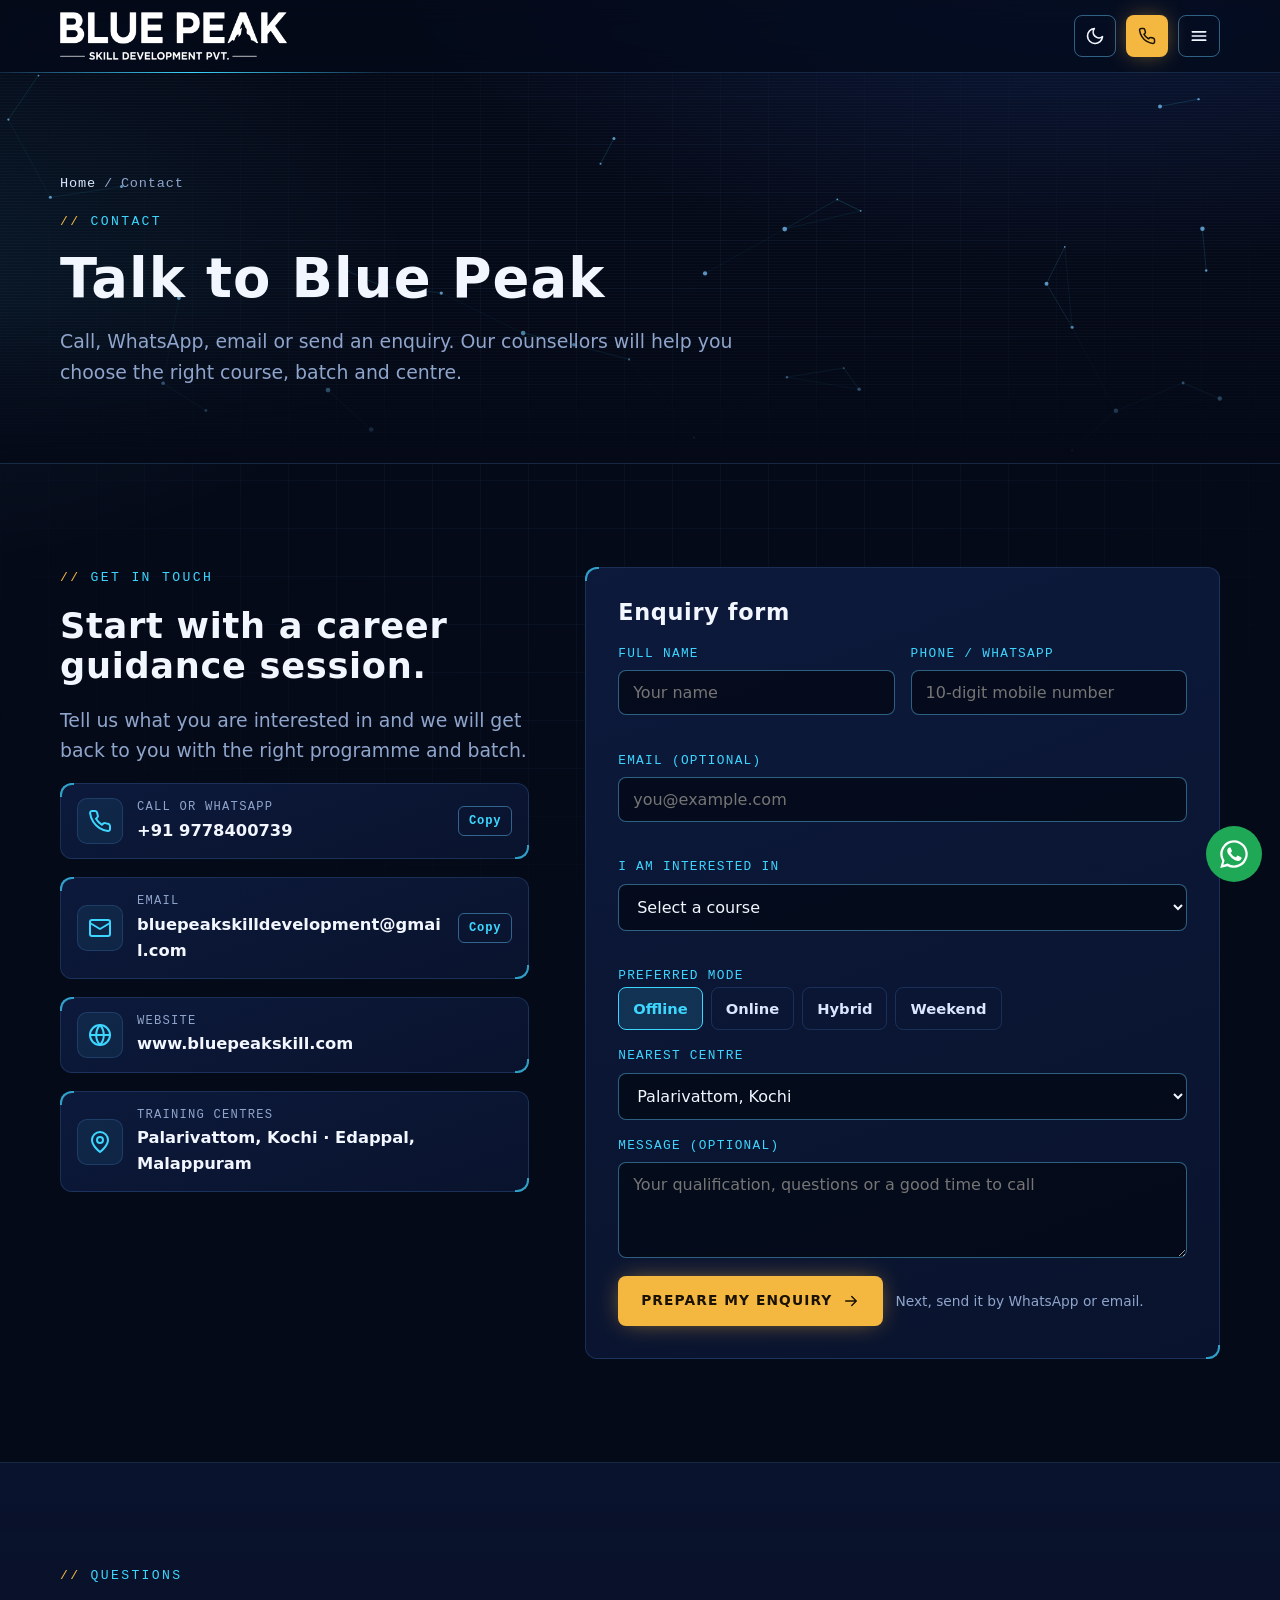
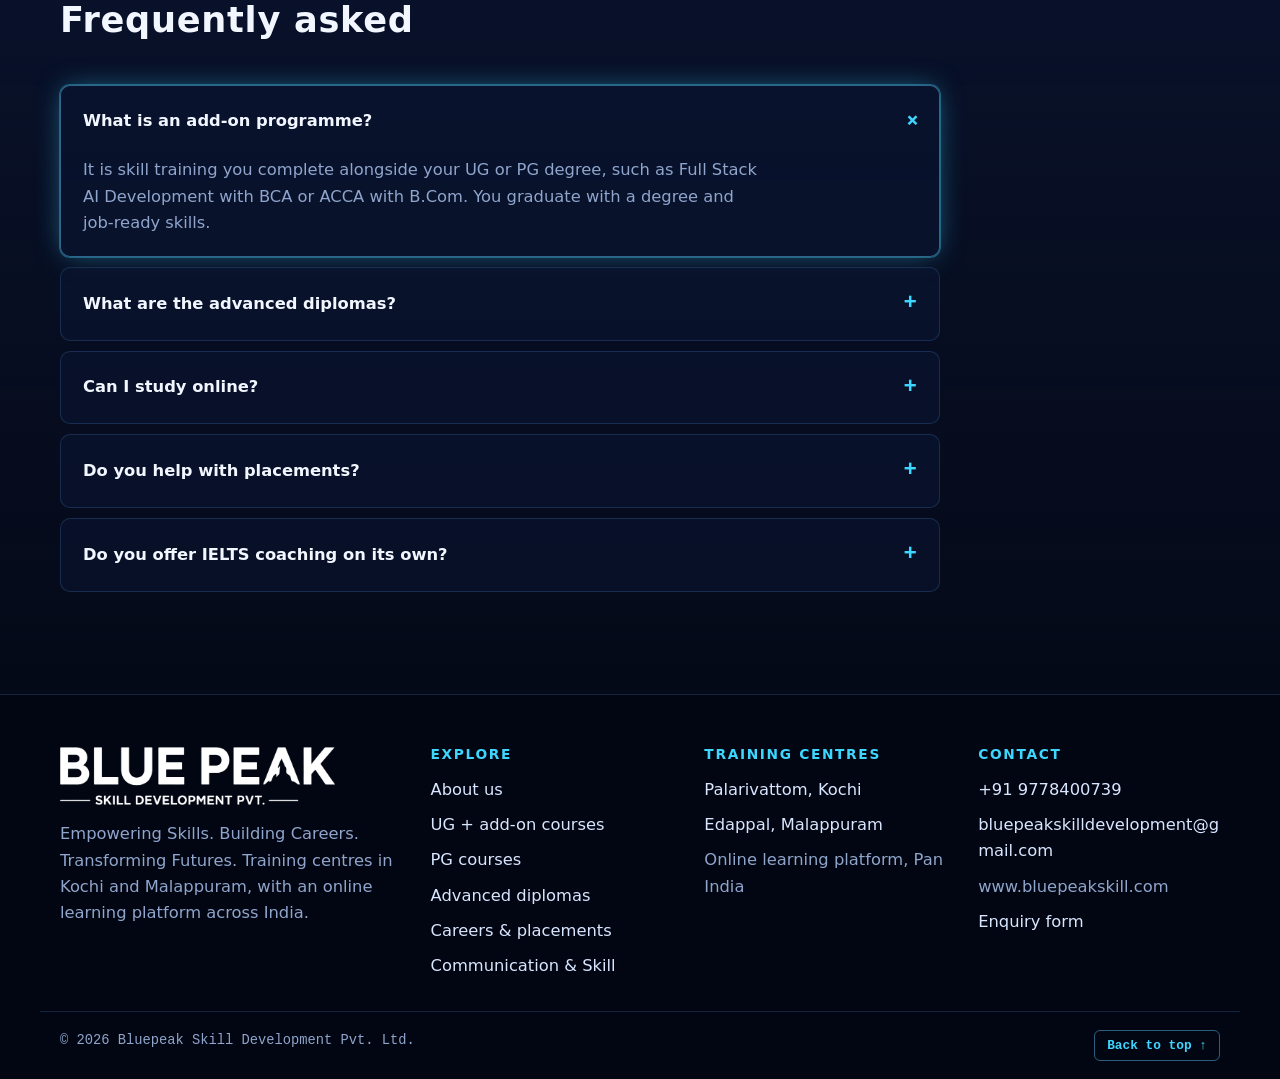
<file: contact.html>
<!doctype html>
<html lang="en">
<head>
<meta charset="utf-8">
<meta name="viewport" content="width=device-width, initial-scale=1, viewport-fit=cover">
<title>Contact | Blue Peak Skill Development</title>
<meta name="description" content="Call or WhatsApp 9778400739, email bluepeakskilldevelopment@gmail.com, or send an enquiry.">
<meta property="og:title" content="Contact | Blue Peak Skill Development">
<meta property="og:description" content="Call or WhatsApp 9778400739, email bluepeakskilldevelopment@gmail.com, or send an enquiry.">
<meta name="theme-color" content="#050a18">
<script>try{if(localStorage.getItem("bp-theme")==="light")document.documentElement.setAttribute("data-theme","light")}catch(e){}</script>
<!-- <link rel="icon" href="data:image/svg+xml,%3Csvg xmlns=%27http://www.w3.org/2000/svg%27 viewBox=%270 0 48 48%27%3E%3Crect width=%2748%27 height=%2748%27 rx=%2710%27 fill=%27%230a1430%27/%3E%3Cpath d=%27M7 37 19 17l6 9 5-7 11 18Z%27 fill=%27%233dd6ff%27/%3E%3C/svg%3E">
<link rel="preconnect" href="https://fonts.googleapis.com"><link rel="preconnect" href="https://fonts.gstatic.com" crossorigin><link rel="stylesheet" href="https://fonts.googleapis.com/css2?family=Chakra+Petch:ital,wght@0,400;0,500;0,600;0,700;1,400&family=Share+Tech+Mono&display=swap"> -->
<link rel="icon" type="image/png" href="assets/img/favicon.png">
<link rel="icon" href="favicon.ico" sizes="any">
<link rel="apple-touch-icon" href="assets/img/apple-touch-icon.png">
<link rel="stylesheet" href="assets/css/style.css">

</head>
<body>
<svg width="0" height="0" style="position:absolute" aria-hidden="true"><symbol id="i-phone" viewBox="0 0 24 24"><g fill="none" stroke="currentColor" stroke-width="2" stroke-linecap="round" stroke-linejoin="round"><path d="M22 16.9v3a2 2 0 0 1-2.2 2 19.8 19.8 0 0 1-8.6-3.1 19.5 19.5 0 0 1-6-6A19.8 19.8 0 0 1 2.1 4.2 2 2 0 0 1 4.1 2h3a2 2 0 0 1 2 1.7c.1.9.4 1.8.7 2.7a2 2 0 0 1-.5 2.1L8 9.8a16 16 0 0 0 6 6l1.3-1.3a2 2 0 0 1 2.1-.4c.9.3 1.8.6 2.7.7a2 2 0 0 1 1.7 2Z"/></g></symbol><symbol id="i-mail" viewBox="0 0 24 24"><g fill="none" stroke="currentColor" stroke-width="2" stroke-linecap="round" stroke-linejoin="round"><rect x="2" y="4" width="20" height="16" rx="2"/><path d="m22 7-10 6L2 7"/></g></symbol><symbol id="i-pin" viewBox="0 0 24 24"><g fill="none" stroke="currentColor" stroke-width="2" stroke-linecap="round" stroke-linejoin="round"><path d="M20 10c0 6-8 12-8 12S4 16 4 10a8 8 0 0 1 16 0Z"/><circle cx="12" cy="10" r="3"/></g></symbol><symbol id="i-arrow" viewBox="0 0 24 24"><g fill="none" stroke="currentColor" stroke-width="2" stroke-linecap="round" stroke-linejoin="round"><path d="M5 12h14m-6-6 6 6-6 6"/></g></symbol><symbol id="i-check" viewBox="0 0 24 24"><g fill="none" stroke="currentColor" stroke-width="2" stroke-linecap="round" stroke-linejoin="round"><path d="M20 6 9 17l-5-5"/></g></symbol><symbol id="i-x" viewBox="0 0 24 24"><g fill="none" stroke="currentColor" stroke-width="2" stroke-linecap="round" stroke-linejoin="round"><path d="M18 6 6 18M6 6l12 12"/></g></symbol><symbol id="i-menu" viewBox="0 0 24 24"><g fill="none" stroke="currentColor" stroke-width="2" stroke-linecap="round" stroke-linejoin="round"><path d="M4 7h16M4 12h16M4 17h16"/></g></symbol><symbol id="i-sun" viewBox="0 0 24 24"><g fill="none" stroke="currentColor" stroke-width="2" stroke-linecap="round" stroke-linejoin="round"><circle cx="12" cy="12" r="4"/><path d="M12 2v2M12 20v2M4.9 4.9l1.4 1.4M17.7 17.7l1.4 1.4M2 12h2M20 12h2M4.9 19.1l1.4-1.4M17.7 6.3l1.4-1.4"/></g></symbol><symbol id="i-moon" viewBox="0 0 24 24"><g fill="none" stroke="currentColor" stroke-width="2" stroke-linecap="round" stroke-linejoin="round"><path d="M21 12.8A9 9 0 1 1 11.2 3a7 7 0 0 0 9.8 9.8Z"/></g></symbol><symbol id="i-search" viewBox="0 0 24 24"><g fill="none" stroke="currentColor" stroke-width="2" stroke-linecap="round" stroke-linejoin="round"><circle cx="11" cy="11" r="7"/><path d="m21 21-4.3-4.3"/></g></symbol><symbol id="i-cap" viewBox="0 0 24 24"><g fill="none" stroke="currentColor" stroke-width="2" stroke-linecap="round" stroke-linejoin="round"><path d="M22 10 12 5 2 10l10 5 10-5Z"/><path d="M6 12v5c3 2 9 2 12 0v-5"/></g></symbol><symbol id="i-target" viewBox="0 0 24 24"><g fill="none" stroke="currentColor" stroke-width="2" stroke-linecap="round" stroke-linejoin="round"><circle cx="12" cy="12" r="10"/><circle cx="12" cy="12" r="6"/><circle cx="12" cy="12" r="2"/></g></symbol><symbol id="i-eye" viewBox="0 0 24 24"><g fill="none" stroke="currentColor" stroke-width="2" stroke-linecap="round" stroke-linejoin="round"><path d="M2 12s3.6-7 10-7 10 7 10 7-3.6 7-10 7S2 12 2 12Z"/><circle cx="12" cy="12" r="3"/></g></symbol><symbol id="i-shield" viewBox="0 0 24 24"><g fill="none" stroke="currentColor" stroke-width="2" stroke-linecap="round" stroke-linejoin="round"><path d="M12 22s8-4 8-10V5l-8-3-8 3v7c0 6 8 10 8 10Z"/><path d="m9 12 2 2 4-4"/></g></symbol><symbol id="i-award" viewBox="0 0 24 24"><g fill="none" stroke="currentColor" stroke-width="2" stroke-linecap="round" stroke-linejoin="round"><circle cx="12" cy="8" r="6"/><path d="M15.5 13 17 22l-5-3-5 3 1.5-9"/></g></symbol><symbol id="i-bulb" viewBox="0 0 24 24"><g fill="none" stroke="currentColor" stroke-width="2" stroke-linecap="round" stroke-linejoin="round"><path d="M9 18h6M10 22h4M12 2a7 7 0 0 0-4 12.7V17h8v-2.3A7 7 0 0 0 12 2Z"/></g></symbol><symbol id="i-user-check" viewBox="0 0 24 24"><g fill="none" stroke="currentColor" stroke-width="2" stroke-linecap="round" stroke-linejoin="round"><circle cx="9" cy="7" r="4"/><path d="M3 21v-2a4 4 0 0 1 4-4h4a4 4 0 0 1 4 4v2M16 11l2 2 4-4"/></g></symbol><symbol id="i-users" viewBox="0 0 24 24"><g fill="none" stroke="currentColor" stroke-width="2" stroke-linecap="round" stroke-linejoin="round"><path d="M17 21v-2a4 4 0 0 0-4-4H5a4 4 0 0 0-4 4v2"/><circle cx="9" cy="7" r="4"/><path d="M23 21v-2a4 4 0 0 0-3-3.9M16 3.1a4 4 0 0 1 0 7.8"/></g></symbol><symbol id="i-globe" viewBox="0 0 24 24"><g fill="none" stroke="currentColor" stroke-width="2" stroke-linecap="round" stroke-linejoin="round"><circle cx="12" cy="12" r="10"/><path d="M2 12h20M12 2a15 15 0 0 1 0 20 15 15 0 0 1 0-20Z"/></g></symbol><symbol id="i-rocket" viewBox="0 0 24 24"><g fill="none" stroke="currentColor" stroke-width="2" stroke-linecap="round" stroke-linejoin="round"><path d="M4.5 16.5c-1.5 1.3-2 5-2 5s3.7-.5 5-2c.7-.8.7-2.1-.1-2.9a2.2 2.2 0 0 0-2.9-.1Z"/><path d="m12 15-3-3a22 22 0 0 1 2-4A12.9 12.9 0 0 1 22 2c0 2.7-.8 7.5-6 11a22 22 0 0 1-4 2Z"/><path d="M9 12H4s.6-3 2-4c1.6-1.1 5 0 5 0M12 15v5s3-.6 4-2c1.1-1.6 0-5 0-5"/></g></symbol><symbol id="i-gear" viewBox="0 0 24 24"><g fill="none" stroke="currentColor" stroke-width="2" stroke-linecap="round" stroke-linejoin="round"><circle cx="12" cy="12" r="3"/><path d="M19.4 15a1.7 1.7 0 0 0 .3 1.8l.1.1a2 2 0 1 1-2.8 2.8l-.1-.1a1.7 1.7 0 0 0-1.8-.3 1.7 1.7 0 0 0-1 1.5V21a2 2 0 1 1-4 0v-.1a1.7 1.7 0 0 0-1.1-1.5 1.7 1.7 0 0 0-1.8.3l-.1.1a2 2 0 1 1-2.8-2.8l.1-.1a1.7 1.7 0 0 0 .3-1.8 1.7 1.7 0 0 0-1.5-1H3a2 2 0 1 1 0-4h.1a1.7 1.7 0 0 0 1.5-1.1 1.7 1.7 0 0 0-.3-1.8l-.1-.1a2 2 0 1 1 2.8-2.8l.1.1a1.7 1.7 0 0 0 1.8.3H9a1.7 1.7 0 0 0 1-1.5V3a2 2 0 1 1 4 0v.1a1.7 1.7 0 0 0 1 1.5 1.7 1.7 0 0 0 1.8-.3l.1-.1a2 2 0 1 1 2.8 2.8l-.1.1a1.7 1.7 0 0 0-.3 1.8V9a1.7 1.7 0 0 0 1.5 1H21a2 2 0 1 1 0 4h-.1a1.7 1.7 0 0 0-1.5 1Z"/></g></symbol><symbol id="i-brief" viewBox="0 0 24 24"><g fill="none" stroke="currentColor" stroke-width="2" stroke-linecap="round" stroke-linejoin="round"><rect x="2" y="7" width="20" height="14" rx="2"/><path d="M16 21V5a2 2 0 0 0-2-2h-4a2 2 0 0 0-2 2v16"/></g></symbol><symbol id="i-plane" viewBox="0 0 24 24"><g fill="none" stroke="currentColor" stroke-width="2" stroke-linecap="round" stroke-linejoin="round"><path d="M17.8 19.2 16 11l3.5-3.5C21 6 21.5 4 21 3c-1-.5-3 0-4.5 1.5L13 8 4.8 6.2c-.5-.1-.9.1-1.1.5l-.3.5c-.2.5-.1 1 .3 1.3L9 12l-2 3H4l-1 1 3 2 2 3 1-1v-3l3-2 3.5 5.3c.3.4.8.5 1.3.3l.5-.2c.4-.3.6-.7.5-1.2Z"/></g></symbol><symbol id="i-truck" viewBox="0 0 24 24"><g fill="none" stroke="currentColor" stroke-width="2" stroke-linecap="round" stroke-linejoin="round"><path d="M1 3h15v13H1zM16 8h4l3 3v5h-7"/><circle cx="5.5" cy="18.5" r="2.5"/><circle cx="18.5" cy="18.5" r="2.5"/></g></symbol><symbol id="i-bag" viewBox="0 0 24 24"><g fill="none" stroke="currentColor" stroke-width="2" stroke-linecap="round" stroke-linejoin="round"><path d="M6 2 3 6v14a2 2 0 0 0 2 2h14a2 2 0 0 0 2-2V6l-3-4ZM3 6h18M16 10a4 4 0 0 1-8 0"/></g></symbol><symbol id="i-chat" viewBox="0 0 24 24"><g fill="none" stroke="currentColor" stroke-width="2" stroke-linecap="round" stroke-linejoin="round"><path d="M21 11.5a8.4 8.4 0 0 1-9 8.4 8.5 8.5 0 0 1-3.8-.9L3 21l1.9-5.2A8.4 8.4 0 0 1 12 3a8.4 8.4 0 0 1 9 8.5Z"/></g></symbol><symbol id="i-monitor" viewBox="0 0 24 24"><g fill="none" stroke="currentColor" stroke-width="2" stroke-linecap="round" stroke-linejoin="round"><rect x="2" y="3" width="20" height="14" rx="2"/><path d="M8 21h8m-4-4v4"/></g></symbol><symbol id="i-book" viewBox="0 0 24 24"><g fill="none" stroke="currentColor" stroke-width="2" stroke-linecap="round" stroke-linejoin="round"><path d="M2 4h6a4 4 0 0 1 4 4v13a3 3 0 0 0-3-3H2Z"/><path d="M22 4h-6a4 4 0 0 0-4 4v13a3 3 0 0 1 3-3h7Z"/></g></symbol><symbol id="i-headset" viewBox="0 0 24 24"><g fill="none" stroke="currentColor" stroke-width="2" stroke-linecap="round" stroke-linejoin="round"><path d="M3 18v-6a9 9 0 0 1 18 0v6"/><path d="M21 19a2 2 0 0 1-2 2h-1v-6h3ZM3 19a2 2 0 0 0 2 2h1v-6H3Z"/></g></symbol><symbol id="i-pen" viewBox="0 0 24 24"><g fill="none" stroke="currentColor" stroke-width="2" stroke-linecap="round" stroke-linejoin="round"><path d="M12 20h9"/><path d="M16.5 3.5a2.1 2.1 0 0 1 3 3L7 19l-4 1 1-4Z"/></g></symbol><symbol id="i-mic" viewBox="0 0 24 24"><g fill="none" stroke="currentColor" stroke-width="2" stroke-linecap="round" stroke-linejoin="round"><rect x="9" y="2" width="6" height="12" rx="3"/><path d="M19 10v1a7 7 0 0 1-14 0v-1m7 8v4"/></g></symbol><symbol id="i-file" viewBox="0 0 24 24"><g fill="none" stroke="currentColor" stroke-width="2" stroke-linecap="round" stroke-linejoin="round"><path d="M14 2H6a2 2 0 0 0-2 2v16a2 2 0 0 0 2 2h12a2 2 0 0 0 2-2V8Z"/><path d="M14 2v6h6M8 13h8M8 17h5"/></g></symbol><symbol id="i-link" viewBox="0 0 24 24"><g fill="none" stroke="currentColor" stroke-width="2" stroke-linecap="round" stroke-linejoin="round"><rect x="2" y="2" width="20" height="20" rx="4"/><path d="M7 10v7M7 7v.01M11 17v-4a2 2 0 0 1 4 0v4M11 10v7"/></g></symbol><symbol id="i-handshake" viewBox="0 0 24 24"><g fill="none" stroke="currentColor" stroke-width="2" stroke-linecap="round" stroke-linejoin="round"><path d="m11 17 2 2a1 1 0 1 0 3-3"/><path d="m14 14 2.5 2.5a1 1 0 1 0 3-3l-3.9-3.9a3 3 0 0 0-4.2 0l-.9.9a1 1 0 1 1-3-3l2.8-2.8a5.8 5.8 0 0 1 7.1-.9l.5.3a4 4 0 0 0 2.8.5L21 4"/><path d="m21 3 1 11h-2M3 3 2 14l6.5 6.5a1 1 0 1 0 3-3M3 4h8"/></g></symbol><symbol id="i-tie" viewBox="0 0 24 24"><g fill="none" stroke="currentColor" stroke-width="2" stroke-linecap="round" stroke-linejoin="round"><path d="m9 2 1.5 3L8 18l4 4 4-4-2.5-13L15 2Z"/></g></symbol><symbol id="i-cpu" viewBox="0 0 24 24"><g fill="none" stroke="currentColor" stroke-width="2" stroke-linecap="round" stroke-linejoin="round"><rect x="5" y="5" width="14" height="14" rx="2"/><rect x="9" y="9" width="6" height="6"/><path d="M9 1v4M15 1v4M9 19v4M15 19v4M1 9h4M1 15h4M19 9h4M19 15h4"/></g></symbol><symbol id="i-clock" viewBox="0 0 24 24"><g fill="none" stroke="currentColor" stroke-width="2" stroke-linecap="round" stroke-linejoin="round"><circle cx="12" cy="12" r="10"/><path d="M12 6v6l4 2"/></g></symbol><symbol id="i-layers" viewBox="0 0 24 24"><g fill="none" stroke="currentColor" stroke-width="2" stroke-linecap="round" stroke-linejoin="round"><path d="m12 2 10 5-10 5L2 7Z"/><path d="m2 17 10 5 10-5M2 12l10 5 10-5"/></g></symbol><symbol id="i-search2" viewBox="0 0 24 24"><g fill="none" stroke="currentColor" stroke-width="2" stroke-linecap="round" stroke-linejoin="round"><circle cx="11" cy="11" r="7"/><path d="m21 21-4.3-4.3M8 11h6"/></g></symbol><symbol id="i-factory" viewBox="0 0 24 24"><g fill="none" stroke="currentColor" stroke-width="2" stroke-linecap="round" stroke-linejoin="round"><path d="M2 20V8l6 4V8l6 4V4h8v16Z"/><path d="M7 16h.01M12 16h.01M17 16h.01"/></g></symbol><symbol id="i-stairs" viewBox="0 0 24 24"><g fill="none" stroke="currentColor" stroke-width="2" stroke-linecap="round" stroke-linejoin="round"><path d="M3 21h6v-5h5v-5h5V5h2"/></g></symbol><symbol id="i-coins" viewBox="0 0 24 24"><g fill="none" stroke="currentColor" stroke-width="2" stroke-linecap="round" stroke-linejoin="round"><circle cx="8" cy="8" r="6"/><path d="M18.1 10.4A6 6 0 1 1 10.3 18M7 6h1v4"/></g></symbol><symbol id="i-wa" viewBox="0 0 24 24"><path fill="currentColor" d="M17.5 14.4c-.3-.1-1.8-.9-2-1s-.5-.1-.7.1-.8 1-.9 1.2-.3.2-.6.1a8.2 8.2 0 0 1-4-3.5c-.3-.5.3-.5.9-1.6.1-.2 0-.4 0-.5l-.9-2.2c-.2-.6-.5-.5-.7-.5h-.6a1.1 1.1 0 0 0-.8.4 3.4 3.4 0 0 0-1 2.5 5.9 5.9 0 0 0 1.2 3.1 13.4 13.4 0 0 0 5.2 4.6c1.9.8 2.7.9 3.6.8a3.1 3.1 0 0 0 2-1.4 2.5 2.5 0 0 0 .2-1.4c-.1-.1-.3-.2-.6-.3ZM12 21.8a9.8 9.8 0 0 1-5-1.4l-.4-.2-3.7 1 1-3.6-.2-.4A9.8 9.8 0 1 1 12 21.8Zm0-21.6A11.8 11.8 0 0 0 1.9 18l-1.7 6 6.2-1.6A11.8 11.8 0 1 0 12 .2Z"/></symbol><symbol id="i-peak" viewBox="0 0 48 48"><rect width="48" height="48" rx="10" fill="#0a1430" stroke="#3dd6ff" stroke-width="1.5"/><path d="M7 37 19 17l6 9 5-7 11 18Z" fill="#3dd6ff"/><path d="m19 17 3.6 5.4L19 25l-3-2.5Z" fill="#f4b740"/></symbol></svg>
<header class="site-header" id="top">
  <nav class="wrap nav" aria-label="Main">
    <a class="brand" href="index.html" aria-label="Blue Peak Skill Development Pvt. home"><img class="logo logo-dark" src="assets/img/logo-white.png" alt="Blue Peak Skill Development Pvt." width="762" height="161"><img class="logo logo-light" src="assets/img/logo-navy.png" alt="" width="762" height="161"></a>
    <ul class="nav-links" id="navLinks"><li><a href="index.html">Home</a></li><li><a href="about.html">About</a></li><li><a href="programmes.html">Programmes</a></li><li><a href="pathway.html">Pathway finder</a></li><li><a href="careers.html">Careers</a></li><li><a href="english.html">Communication &amp; Skill</a></li><li><a href="centres.html">Centres</a></li><li><a href="contact.html" aria-current="page">Contact</a></li></ul>
    <div class="nav-cta">
      <button class="theme-toggle" id="themeToggle" type="button" aria-label="Switch to light mode" title="Switch light / dark mode"><svg class="moon" aria-hidden="true"><use href="#i-moon"/></svg><svg class="sun" aria-hidden="true"><use href="#i-sun"/></svg></button>
      <a class="btn btn-gold btn-call" href="tel:+919778400739" aria-label="Call 9778400739"><svg aria-hidden="true"><use href="#i-phone"/></svg><span>9778400739</span></a>
      <button class="menu-toggle" id="menuToggle" type="button" aria-label="Open menu" aria-expanded="false" aria-controls="navLinks"><svg aria-hidden="true"><use href="#i-menu"/></svg></button>
    </div>
  </nav>
</header>
<main>
<section class="page-banner">
  <canvas class="net" aria-hidden="true"></canvas>
  <div class="wrap">
    <nav class="crumbs" aria-label="Breadcrumb"><a href="index.html">Home</a><span aria-hidden="true">/</span><span aria-current="page">Contact</span></nav>
    <span class="eyebrow">Contact</span>
    <h1 class="glitch" data-text="Talk to Blue Peak">Talk to Blue Peak</h1>
    <p>Call, WhatsApp, email or send an enquiry. Our counsellors will help you choose the right course, batch and centre.</p>
  </div>
</section>

<section class="section">
  <div class="wrap contact">
    <div class="stack reveal">
      <span class="eyebrow">Get in touch</span>
      <h2 style="font-size:var(--step-3)">Start with a career guidance session.</h2>
      <p class="lead">Tell us what you are interested in and we will get back to you with the right programme and batch.</p>
      <div class="panel info-card"><span class="ico"><svg aria-hidden="true"><use href="#i-phone"/></svg></span><div><small>Call or WhatsApp</small><a href="tel:+919778400739">+91 9778400739</a></div><button class="copy-btn" type="button" data-copy="+91 9778400739">Copy</button></div>
      <div class="panel info-card"><span class="ico"><svg aria-hidden="true"><use href="#i-mail"/></svg></span><div><small>Email</small><a href="mailto:bluepeakskilldevelopment@gmail.com">bluepeakskilldevelopment@gmail.com</a></div><button class="copy-btn" type="button" data-copy="bluepeakskilldevelopment@gmail.com">Copy</button></div>
      <div class="panel info-card"><span class="ico"><svg aria-hidden="true"><use href="#i-globe"/></svg></span><div><small>Website</small><b>www.bluepeakskill.com</b></div></div>
      <div class="panel info-card"><span class="ico"><svg aria-hidden="true"><use href="#i-pin"/></svg></span><div><small>Training centres</small><b>Palarivattom, Kochi &middot; Edappal, Malappuram</b></div></div>
    </div>
    <form class="panel form reveal" id="enquiryForm" novalidate>
      <h3>Enquiry form</h3>
      <div class="form-grid">
        <div class="field"><label for="f-name">Full name</label><input id="f-name" name="name" autocomplete="name" required placeholder="Your name"><span class="err" aria-live="polite"></span></div>
        <div class="field"><label for="f-phone">Phone / WhatsApp</label><input id="f-phone" name="phone" type="tel" inputmode="tel" autocomplete="tel" required placeholder="10-digit mobile number"><span class="err" aria-live="polite"></span></div>
        <div class="field full"><label for="f-email">Email (optional)</label><input id="f-email" name="email" type="email" autocomplete="email" placeholder="you@example.com"><span class="err" aria-live="polite"></span></div>
        <div class="field full"><label for="f-interest">I am interested in</label><select id="f-interest" name="interest" required><option value="">Select a course</option></select><span class="err" aria-live="polite"></span></div>
        <fieldset class="field full"><legend>Preferred mode</legend>
          <div class="seg">
            <label><input type="radio" name="mode" id="f-mode-off" value="Offline" checked><span>Offline</span></label>
            <label><input type="radio" name="mode" id="f-mode-on" value="Online"><span>Online</span></label>
            <label><input type="radio" name="mode" id="f-mode-hy" value="Hybrid"><span>Hybrid</span></label>
            <label><input type="radio" name="mode" id="f-mode-we" value="Weekend batch"><span>Weekend</span></label>
          </div>
        </fieldset>
        <div class="field full"><label for="f-centre">Nearest centre</label><select id="f-centre" name="centre"><option>Palarivattom, Kochi</option><option>Edappal, Malappuram</option><option>Online (anywhere in India)</option></select></div>
        <div class="field full"><label for="f-msg">Message (optional)</label><textarea id="f-msg" name="message" placeholder="Your qualification, questions or a good time to call"></textarea></div>
      </div>
      <div class="form-actions"><button class="btn btn-gold" type="submit">Prepare my enquiry <svg aria-hidden="true"><use href="#i-arrow"/></svg></button><span class="form-note">Next, send it by WhatsApp or email.</span></div>
      <div class="sent" id="sentBox" hidden>
        <h4>&gt; enquiry ready to send</h4>
        <pre id="sentText"></pre>
        <div class="form-actions"><a class="btn btn-wa" id="sendWa" href="#" target="_blank" rel="noopener"><svg aria-hidden="true"><use href="#i-wa"/></svg>Send on WhatsApp</a><a class="btn btn-line" id="sendMail" href="#"><svg aria-hidden="true"><use href="#i-mail"/></svg>Send by email</a><button class="copy-btn" type="button" id="copyMsg">Copy message</button></div>
      </div>
    </form>
  </div>
</section>
<section class="section alt" id="faq">
  <div class="wrap">
    <div class="section-head reveal"><span class="eyebrow">Questions</span><h2>Frequently asked</h2></div>
    <div class="faq reveal">
      <details open><summary>What is an add-on programme?</summary><p>It is skill training you complete alongside your UG or PG degree, such as Full Stack AI Development with BCA or ACCA with B.Com. You graduate with a degree and job-ready skills.</p></details>
      <details><summary>What are the advanced diplomas?</summary><p>Standalone, job-focused programmes in areas such as IT, aviation and hospitality, business, creative media, forensics, healthcare and finance. Most run from 6 months to 1 year.</p></details>
      <details><summary>Can I study online?</summary><p>Yes. We offer offline, online, hybrid and weekend batches. Our online learning platform is available across India.</p></details>
      <details><summary>Do you help with placements?</summary><p>Yes. Our Career Development Cell offers career counselling, resume and LinkedIn preparation, mock interviews, grooming, internships and placement drives with our hiring partners.</p></details>
      <details><summary>Do you offer IELTS coaching on its own?</summary><p>Yes. English and IELTS training is open to everyone, whether or not you are enrolled in another programme with us.</p></details>
    </div>
  </div>
</section>
</main>
<footer class="footer">
  <div class="wrap footer-grid">
    <div class="footer-about">
      <a class="brand brand-foot" href="index.html" aria-label="Blue Peak Skill Development Pvt. home"><img class="logo logo-dark" src="assets/img/logo-white.png" alt="Blue Peak Skill Development Pvt." width="762" height="161"><img class="logo logo-light" src="assets/img/logo-navy.png" alt="" width="762" height="161"></a>
      <p>Empowering Skills. Building Careers. Transforming Futures. Training centres in Kochi and Malappuram, with an online learning platform across India.</p>
    </div>
    <div><h4>Explore</h4><ul><li><a href="about.html">About us</a></li><li><a href="programmes.html#ug">UG + add-on courses</a></li><li><a href="programmes.html#pg">PG courses</a></li><li><a href="programmes.html#dip">Advanced diplomas</a></li><li><a href="careers.html">Careers &amp; placements</a></li><li><a href="english.html">Communication &amp; Skill</a></li></ul></div>
    <div><h4>Training centres</h4><ul><li><a href="centres.html">Palarivattom, Kochi</a></li><li><a href="centres.html">Edappal, Malappuram</a></li><li>Online learning platform, Pan India</li></ul></div>
    <div><h4>Contact</h4><ul><li><a href="tel:+919778400739">+91 9778400739</a></li><li><a href="mailto:bluepeakskilldevelopment@gmail.com">bluepeakskilldevelopment@gmail.com</a></li><li>www.bluepeakskill.com</li><li><a href="contact.html">Enquiry form</a></li></ul></div>
  </div>
  <div class="wrap footer-bottom">
    <span>&copy; <span id="year">2026</span> Bluepeak Skill Development Pvt. Ltd.</span>
    <button class="to-top" type="button" id="toTop">Back to top &uarr;</button>
  </div>
</footer>
<a class="float-wa" href="https://wa.me/919778400739?text=Hi%20Blue%20Peak%2C%20I%20would%20like%20to%20know%20more%20about%20your%20courses." target="_blank" rel="noopener" aria-label="Chat on WhatsApp"><svg aria-hidden="true"><use href="#i-wa"/></svg></a>
<div class="toast" id="toast" role="status"></div>
<script src="assets/js/main.js"></script>
</body>
</html>
</file>
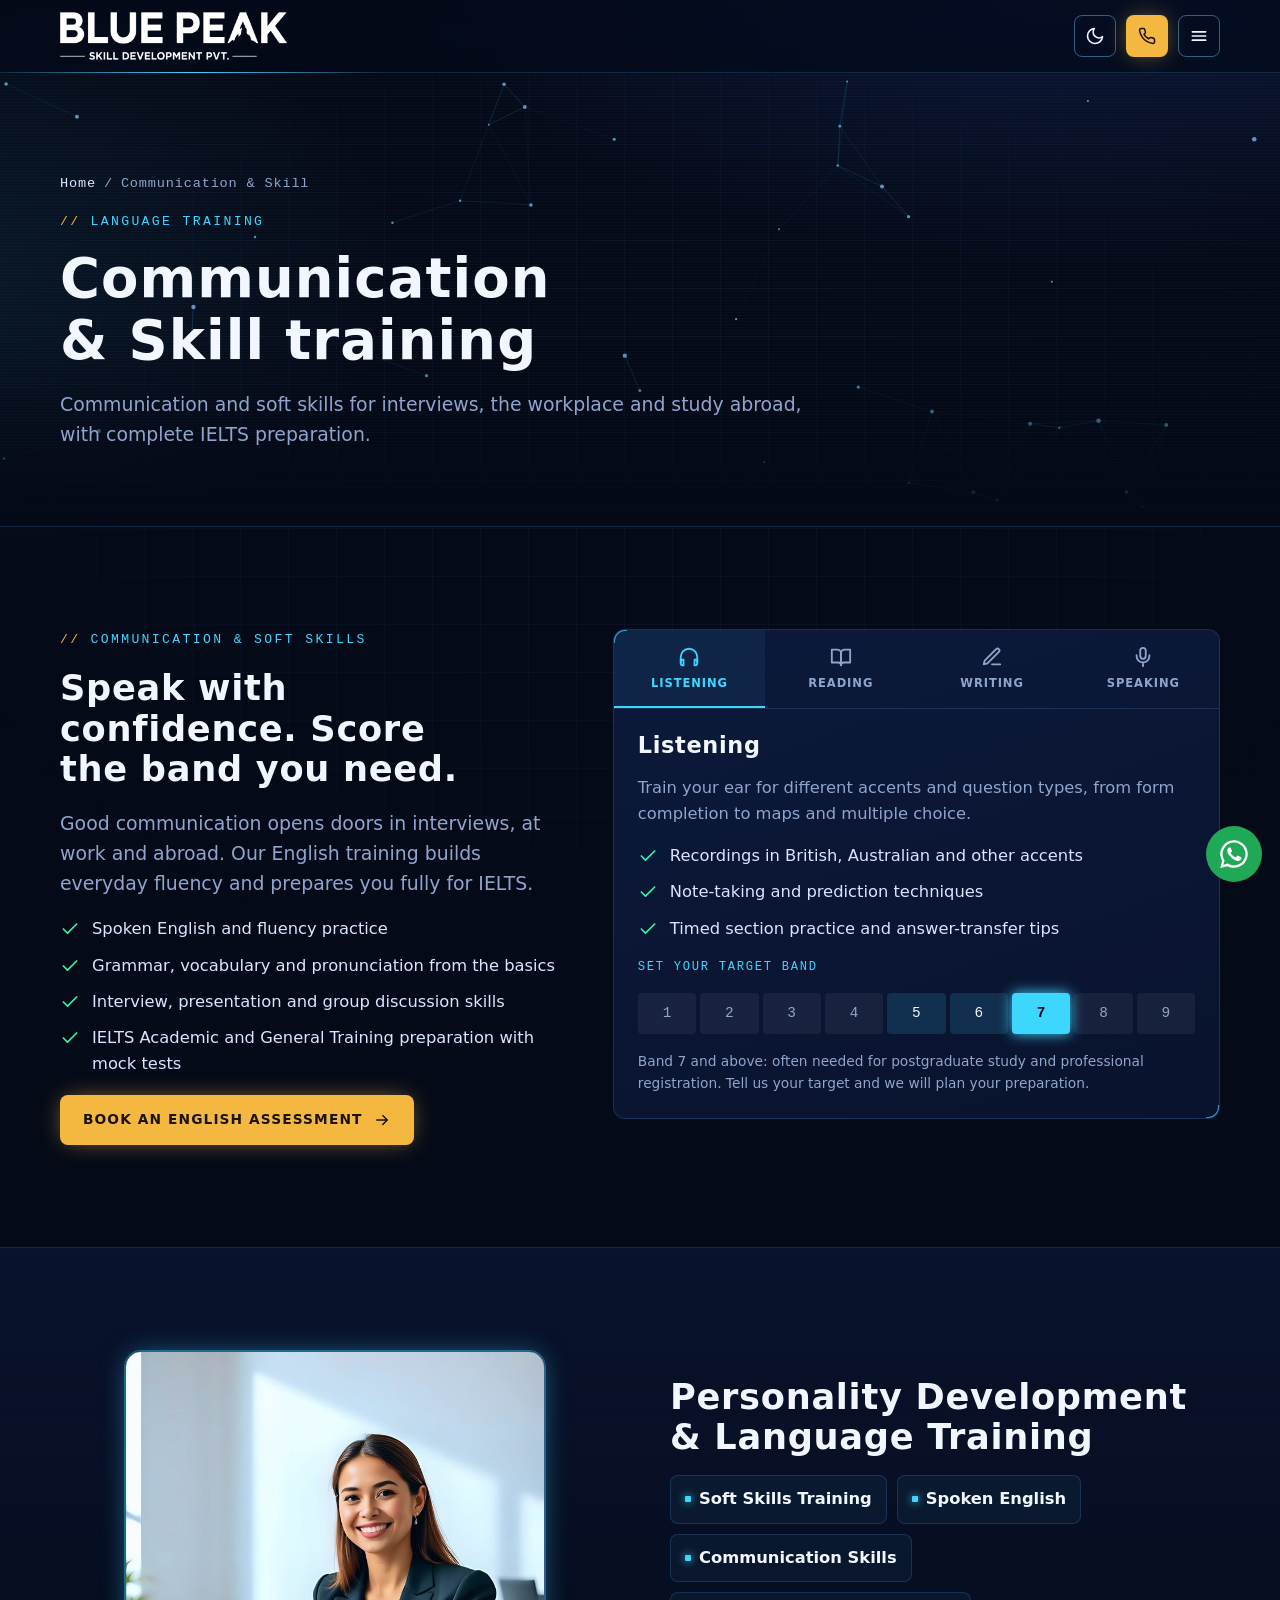
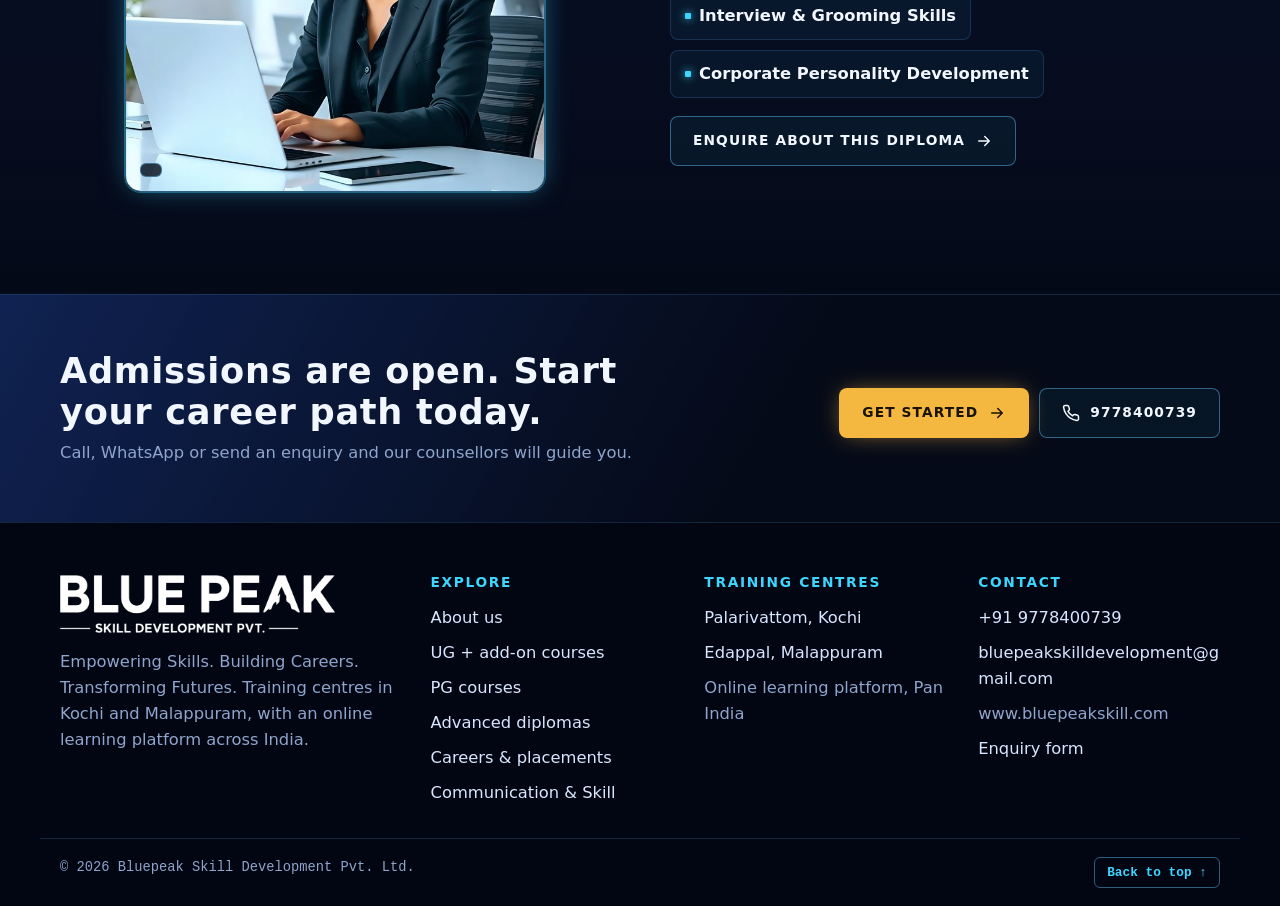
<file: english.html>
<!doctype html>
<html lang="en">
<head>
<meta charset="utf-8">
<meta name="viewport" content="width=device-width, initial-scale=1, viewport-fit=cover">
<title>Communication &amp; Skill | Blue Peak Skill Development</title>
<meta name="description" content="Spoken English, communication skills and complete IELTS preparation.">
<meta property="og:title" content="Communication &amp; Skill | Blue Peak Skill Development">
<meta property="og:description" content="Spoken English, communication skills and complete IELTS preparation.">
<meta name="theme-color" content="#050a18">
<script>try{if(localStorage.getItem("bp-theme")==="light")document.documentElement.setAttribute("data-theme","light")}catch(e){}</script>
<!-- <link rel="icon" href="data:image/svg+xml,%3Csvg xmlns=%27http://www.w3.org/2000/svg%27 viewBox=%270 0 48 48%27%3E%3Crect width=%2748%27 height=%2748%27 rx=%2710%27 fill=%27%230a1430%27/%3E%3Cpath d=%27M7 37 19 17l6 9 5-7 11 18Z%27 fill=%27%233dd6ff%27/%3E%3C/svg%3E">
<link rel="preconnect" href="https://fonts.googleapis.com"><link rel="preconnect" href="https://fonts.gstatic.com" crossorigin><link rel="stylesheet" href="https://fonts.googleapis.com/css2?family=Chakra+Petch:ital,wght@0,400;0,500;0,600;0,700;1,400&family=Share+Tech+Mono&display=swap"> -->
<link rel="icon" type="image/png" href="assets/img/favicon.png">
<link rel="icon" href="favicon.ico" sizes="any">
<link rel="apple-touch-icon" href="assets/img/apple-touch-icon.png">
<link rel="stylesheet" href="assets/css/style.css">

</head>
<body>
<svg width="0" height="0" style="position:absolute" aria-hidden="true"><symbol id="i-phone" viewBox="0 0 24 24"><g fill="none" stroke="currentColor" stroke-width="2" stroke-linecap="round" stroke-linejoin="round"><path d="M22 16.9v3a2 2 0 0 1-2.2 2 19.8 19.8 0 0 1-8.6-3.1 19.5 19.5 0 0 1-6-6A19.8 19.8 0 0 1 2.1 4.2 2 2 0 0 1 4.1 2h3a2 2 0 0 1 2 1.7c.1.9.4 1.8.7 2.7a2 2 0 0 1-.5 2.1L8 9.8a16 16 0 0 0 6 6l1.3-1.3a2 2 0 0 1 2.1-.4c.9.3 1.8.6 2.7.7a2 2 0 0 1 1.7 2Z"/></g></symbol><symbol id="i-mail" viewBox="0 0 24 24"><g fill="none" stroke="currentColor" stroke-width="2" stroke-linecap="round" stroke-linejoin="round"><rect x="2" y="4" width="20" height="16" rx="2"/><path d="m22 7-10 6L2 7"/></g></symbol><symbol id="i-pin" viewBox="0 0 24 24"><g fill="none" stroke="currentColor" stroke-width="2" stroke-linecap="round" stroke-linejoin="round"><path d="M20 10c0 6-8 12-8 12S4 16 4 10a8 8 0 0 1 16 0Z"/><circle cx="12" cy="10" r="3"/></g></symbol><symbol id="i-arrow" viewBox="0 0 24 24"><g fill="none" stroke="currentColor" stroke-width="2" stroke-linecap="round" stroke-linejoin="round"><path d="M5 12h14m-6-6 6 6-6 6"/></g></symbol><symbol id="i-check" viewBox="0 0 24 24"><g fill="none" stroke="currentColor" stroke-width="2" stroke-linecap="round" stroke-linejoin="round"><path d="M20 6 9 17l-5-5"/></g></symbol><symbol id="i-x" viewBox="0 0 24 24"><g fill="none" stroke="currentColor" stroke-width="2" stroke-linecap="round" stroke-linejoin="round"><path d="M18 6 6 18M6 6l12 12"/></g></symbol><symbol id="i-menu" viewBox="0 0 24 24"><g fill="none" stroke="currentColor" stroke-width="2" stroke-linecap="round" stroke-linejoin="round"><path d="M4 7h16M4 12h16M4 17h16"/></g></symbol><symbol id="i-sun" viewBox="0 0 24 24"><g fill="none" stroke="currentColor" stroke-width="2" stroke-linecap="round" stroke-linejoin="round"><circle cx="12" cy="12" r="4"/><path d="M12 2v2M12 20v2M4.9 4.9l1.4 1.4M17.7 17.7l1.4 1.4M2 12h2M20 12h2M4.9 19.1l1.4-1.4M17.7 6.3l1.4-1.4"/></g></symbol><symbol id="i-moon" viewBox="0 0 24 24"><g fill="none" stroke="currentColor" stroke-width="2" stroke-linecap="round" stroke-linejoin="round"><path d="M21 12.8A9 9 0 1 1 11.2 3a7 7 0 0 0 9.8 9.8Z"/></g></symbol><symbol id="i-search" viewBox="0 0 24 24"><g fill="none" stroke="currentColor" stroke-width="2" stroke-linecap="round" stroke-linejoin="round"><circle cx="11" cy="11" r="7"/><path d="m21 21-4.3-4.3"/></g></symbol><symbol id="i-cap" viewBox="0 0 24 24"><g fill="none" stroke="currentColor" stroke-width="2" stroke-linecap="round" stroke-linejoin="round"><path d="M22 10 12 5 2 10l10 5 10-5Z"/><path d="M6 12v5c3 2 9 2 12 0v-5"/></g></symbol><symbol id="i-target" viewBox="0 0 24 24"><g fill="none" stroke="currentColor" stroke-width="2" stroke-linecap="round" stroke-linejoin="round"><circle cx="12" cy="12" r="10"/><circle cx="12" cy="12" r="6"/><circle cx="12" cy="12" r="2"/></g></symbol><symbol id="i-eye" viewBox="0 0 24 24"><g fill="none" stroke="currentColor" stroke-width="2" stroke-linecap="round" stroke-linejoin="round"><path d="M2 12s3.6-7 10-7 10 7 10 7-3.6 7-10 7S2 12 2 12Z"/><circle cx="12" cy="12" r="3"/></g></symbol><symbol id="i-shield" viewBox="0 0 24 24"><g fill="none" stroke="currentColor" stroke-width="2" stroke-linecap="round" stroke-linejoin="round"><path d="M12 22s8-4 8-10V5l-8-3-8 3v7c0 6 8 10 8 10Z"/><path d="m9 12 2 2 4-4"/></g></symbol><symbol id="i-award" viewBox="0 0 24 24"><g fill="none" stroke="currentColor" stroke-width="2" stroke-linecap="round" stroke-linejoin="round"><circle cx="12" cy="8" r="6"/><path d="M15.5 13 17 22l-5-3-5 3 1.5-9"/></g></symbol><symbol id="i-bulb" viewBox="0 0 24 24"><g fill="none" stroke="currentColor" stroke-width="2" stroke-linecap="round" stroke-linejoin="round"><path d="M9 18h6M10 22h4M12 2a7 7 0 0 0-4 12.7V17h8v-2.3A7 7 0 0 0 12 2Z"/></g></symbol><symbol id="i-user-check" viewBox="0 0 24 24"><g fill="none" stroke="currentColor" stroke-width="2" stroke-linecap="round" stroke-linejoin="round"><circle cx="9" cy="7" r="4"/><path d="M3 21v-2a4 4 0 0 1 4-4h4a4 4 0 0 1 4 4v2M16 11l2 2 4-4"/></g></symbol><symbol id="i-users" viewBox="0 0 24 24"><g fill="none" stroke="currentColor" stroke-width="2" stroke-linecap="round" stroke-linejoin="round"><path d="M17 21v-2a4 4 0 0 0-4-4H5a4 4 0 0 0-4 4v2"/><circle cx="9" cy="7" r="4"/><path d="M23 21v-2a4 4 0 0 0-3-3.9M16 3.1a4 4 0 0 1 0 7.8"/></g></symbol><symbol id="i-globe" viewBox="0 0 24 24"><g fill="none" stroke="currentColor" stroke-width="2" stroke-linecap="round" stroke-linejoin="round"><circle cx="12" cy="12" r="10"/><path d="M2 12h20M12 2a15 15 0 0 1 0 20 15 15 0 0 1 0-20Z"/></g></symbol><symbol id="i-rocket" viewBox="0 0 24 24"><g fill="none" stroke="currentColor" stroke-width="2" stroke-linecap="round" stroke-linejoin="round"><path d="M4.5 16.5c-1.5 1.3-2 5-2 5s3.7-.5 5-2c.7-.8.7-2.1-.1-2.9a2.2 2.2 0 0 0-2.9-.1Z"/><path d="m12 15-3-3a22 22 0 0 1 2-4A12.9 12.9 0 0 1 22 2c0 2.7-.8 7.5-6 11a22 22 0 0 1-4 2Z"/><path d="M9 12H4s.6-3 2-4c1.6-1.1 5 0 5 0M12 15v5s3-.6 4-2c1.1-1.6 0-5 0-5"/></g></symbol><symbol id="i-gear" viewBox="0 0 24 24"><g fill="none" stroke="currentColor" stroke-width="2" stroke-linecap="round" stroke-linejoin="round"><circle cx="12" cy="12" r="3"/><path d="M19.4 15a1.7 1.7 0 0 0 .3 1.8l.1.1a2 2 0 1 1-2.8 2.8l-.1-.1a1.7 1.7 0 0 0-1.8-.3 1.7 1.7 0 0 0-1 1.5V21a2 2 0 1 1-4 0v-.1a1.7 1.7 0 0 0-1.1-1.5 1.7 1.7 0 0 0-1.8.3l-.1.1a2 2 0 1 1-2.8-2.8l.1-.1a1.7 1.7 0 0 0 .3-1.8 1.7 1.7 0 0 0-1.5-1H3a2 2 0 1 1 0-4h.1a1.7 1.7 0 0 0 1.5-1.1 1.7 1.7 0 0 0-.3-1.8l-.1-.1a2 2 0 1 1 2.8-2.8l.1.1a1.7 1.7 0 0 0 1.8.3H9a1.7 1.7 0 0 0 1-1.5V3a2 2 0 1 1 4 0v.1a1.7 1.7 0 0 0 1 1.5 1.7 1.7 0 0 0 1.8-.3l.1-.1a2 2 0 1 1 2.8 2.8l-.1.1a1.7 1.7 0 0 0-.3 1.8V9a1.7 1.7 0 0 0 1.5 1H21a2 2 0 1 1 0 4h-.1a1.7 1.7 0 0 0-1.5 1Z"/></g></symbol><symbol id="i-brief" viewBox="0 0 24 24"><g fill="none" stroke="currentColor" stroke-width="2" stroke-linecap="round" stroke-linejoin="round"><rect x="2" y="7" width="20" height="14" rx="2"/><path d="M16 21V5a2 2 0 0 0-2-2h-4a2 2 0 0 0-2 2v16"/></g></symbol><symbol id="i-plane" viewBox="0 0 24 24"><g fill="none" stroke="currentColor" stroke-width="2" stroke-linecap="round" stroke-linejoin="round"><path d="M17.8 19.2 16 11l3.5-3.5C21 6 21.5 4 21 3c-1-.5-3 0-4.5 1.5L13 8 4.8 6.2c-.5-.1-.9.1-1.1.5l-.3.5c-.2.5-.1 1 .3 1.3L9 12l-2 3H4l-1 1 3 2 2 3 1-1v-3l3-2 3.5 5.3c.3.4.8.5 1.3.3l.5-.2c.4-.3.6-.7.5-1.2Z"/></g></symbol><symbol id="i-truck" viewBox="0 0 24 24"><g fill="none" stroke="currentColor" stroke-width="2" stroke-linecap="round" stroke-linejoin="round"><path d="M1 3h15v13H1zM16 8h4l3 3v5h-7"/><circle cx="5.5" cy="18.5" r="2.5"/><circle cx="18.5" cy="18.5" r="2.5"/></g></symbol><symbol id="i-bag" viewBox="0 0 24 24"><g fill="none" stroke="currentColor" stroke-width="2" stroke-linecap="round" stroke-linejoin="round"><path d="M6 2 3 6v14a2 2 0 0 0 2 2h14a2 2 0 0 0 2-2V6l-3-4ZM3 6h18M16 10a4 4 0 0 1-8 0"/></g></symbol><symbol id="i-chat" viewBox="0 0 24 24"><g fill="none" stroke="currentColor" stroke-width="2" stroke-linecap="round" stroke-linejoin="round"><path d="M21 11.5a8.4 8.4 0 0 1-9 8.4 8.5 8.5 0 0 1-3.8-.9L3 21l1.9-5.2A8.4 8.4 0 0 1 12 3a8.4 8.4 0 0 1 9 8.5Z"/></g></symbol><symbol id="i-monitor" viewBox="0 0 24 24"><g fill="none" stroke="currentColor" stroke-width="2" stroke-linecap="round" stroke-linejoin="round"><rect x="2" y="3" width="20" height="14" rx="2"/><path d="M8 21h8m-4-4v4"/></g></symbol><symbol id="i-book" viewBox="0 0 24 24"><g fill="none" stroke="currentColor" stroke-width="2" stroke-linecap="round" stroke-linejoin="round"><path d="M2 4h6a4 4 0 0 1 4 4v13a3 3 0 0 0-3-3H2Z"/><path d="M22 4h-6a4 4 0 0 0-4 4v13a3 3 0 0 1 3-3h7Z"/></g></symbol><symbol id="i-headset" viewBox="0 0 24 24"><g fill="none" stroke="currentColor" stroke-width="2" stroke-linecap="round" stroke-linejoin="round"><path d="M3 18v-6a9 9 0 0 1 18 0v6"/><path d="M21 19a2 2 0 0 1-2 2h-1v-6h3ZM3 19a2 2 0 0 0 2 2h1v-6H3Z"/></g></symbol><symbol id="i-pen" viewBox="0 0 24 24"><g fill="none" stroke="currentColor" stroke-width="2" stroke-linecap="round" stroke-linejoin="round"><path d="M12 20h9"/><path d="M16.5 3.5a2.1 2.1 0 0 1 3 3L7 19l-4 1 1-4Z"/></g></symbol><symbol id="i-mic" viewBox="0 0 24 24"><g fill="none" stroke="currentColor" stroke-width="2" stroke-linecap="round" stroke-linejoin="round"><rect x="9" y="2" width="6" height="12" rx="3"/><path d="M19 10v1a7 7 0 0 1-14 0v-1m7 8v4"/></g></symbol><symbol id="i-file" viewBox="0 0 24 24"><g fill="none" stroke="currentColor" stroke-width="2" stroke-linecap="round" stroke-linejoin="round"><path d="M14 2H6a2 2 0 0 0-2 2v16a2 2 0 0 0 2 2h12a2 2 0 0 0 2-2V8Z"/><path d="M14 2v6h6M8 13h8M8 17h5"/></g></symbol><symbol id="i-link" viewBox="0 0 24 24"><g fill="none" stroke="currentColor" stroke-width="2" stroke-linecap="round" stroke-linejoin="round"><rect x="2" y="2" width="20" height="20" rx="4"/><path d="M7 10v7M7 7v.01M11 17v-4a2 2 0 0 1 4 0v4M11 10v7"/></g></symbol><symbol id="i-handshake" viewBox="0 0 24 24"><g fill="none" stroke="currentColor" stroke-width="2" stroke-linecap="round" stroke-linejoin="round"><path d="m11 17 2 2a1 1 0 1 0 3-3"/><path d="m14 14 2.5 2.5a1 1 0 1 0 3-3l-3.9-3.9a3 3 0 0 0-4.2 0l-.9.9a1 1 0 1 1-3-3l2.8-2.8a5.8 5.8 0 0 1 7.1-.9l.5.3a4 4 0 0 0 2.8.5L21 4"/><path d="m21 3 1 11h-2M3 3 2 14l6.5 6.5a1 1 0 1 0 3-3M3 4h8"/></g></symbol><symbol id="i-tie" viewBox="0 0 24 24"><g fill="none" stroke="currentColor" stroke-width="2" stroke-linecap="round" stroke-linejoin="round"><path d="m9 2 1.5 3L8 18l4 4 4-4-2.5-13L15 2Z"/></g></symbol><symbol id="i-cpu" viewBox="0 0 24 24"><g fill="none" stroke="currentColor" stroke-width="2" stroke-linecap="round" stroke-linejoin="round"><rect x="5" y="5" width="14" height="14" rx="2"/><rect x="9" y="9" width="6" height="6"/><path d="M9 1v4M15 1v4M9 19v4M15 19v4M1 9h4M1 15h4M19 9h4M19 15h4"/></g></symbol><symbol id="i-clock" viewBox="0 0 24 24"><g fill="none" stroke="currentColor" stroke-width="2" stroke-linecap="round" stroke-linejoin="round"><circle cx="12" cy="12" r="10"/><path d="M12 6v6l4 2"/></g></symbol><symbol id="i-layers" viewBox="0 0 24 24"><g fill="none" stroke="currentColor" stroke-width="2" stroke-linecap="round" stroke-linejoin="round"><path d="m12 2 10 5-10 5L2 7Z"/><path d="m2 17 10 5 10-5M2 12l10 5 10-5"/></g></symbol><symbol id="i-search2" viewBox="0 0 24 24"><g fill="none" stroke="currentColor" stroke-width="2" stroke-linecap="round" stroke-linejoin="round"><circle cx="11" cy="11" r="7"/><path d="m21 21-4.3-4.3M8 11h6"/></g></symbol><symbol id="i-factory" viewBox="0 0 24 24"><g fill="none" stroke="currentColor" stroke-width="2" stroke-linecap="round" stroke-linejoin="round"><path d="M2 20V8l6 4V8l6 4V4h8v16Z"/><path d="M7 16h.01M12 16h.01M17 16h.01"/></g></symbol><symbol id="i-stairs" viewBox="0 0 24 24"><g fill="none" stroke="currentColor" stroke-width="2" stroke-linecap="round" stroke-linejoin="round"><path d="M3 21h6v-5h5v-5h5V5h2"/></g></symbol><symbol id="i-coins" viewBox="0 0 24 24"><g fill="none" stroke="currentColor" stroke-width="2" stroke-linecap="round" stroke-linejoin="round"><circle cx="8" cy="8" r="6"/><path d="M18.1 10.4A6 6 0 1 1 10.3 18M7 6h1v4"/></g></symbol><symbol id="i-wa" viewBox="0 0 24 24"><path fill="currentColor" d="M17.5 14.4c-.3-.1-1.8-.9-2-1s-.5-.1-.7.1-.8 1-.9 1.2-.3.2-.6.1a8.2 8.2 0 0 1-4-3.5c-.3-.5.3-.5.9-1.6.1-.2 0-.4 0-.5l-.9-2.2c-.2-.6-.5-.5-.7-.5h-.6a1.1 1.1 0 0 0-.8.4 3.4 3.4 0 0 0-1 2.5 5.9 5.9 0 0 0 1.2 3.1 13.4 13.4 0 0 0 5.2 4.6c1.9.8 2.7.9 3.6.8a3.1 3.1 0 0 0 2-1.4 2.5 2.5 0 0 0 .2-1.4c-.1-.1-.3-.2-.6-.3ZM12 21.8a9.8 9.8 0 0 1-5-1.4l-.4-.2-3.7 1 1-3.6-.2-.4A9.8 9.8 0 1 1 12 21.8Zm0-21.6A11.8 11.8 0 0 0 1.9 18l-1.7 6 6.2-1.6A11.8 11.8 0 1 0 12 .2Z"/></symbol><symbol id="i-peak" viewBox="0 0 48 48"><rect width="48" height="48" rx="10" fill="#0a1430" stroke="#3dd6ff" stroke-width="1.5"/><path d="M7 37 19 17l6 9 5-7 11 18Z" fill="#3dd6ff"/><path d="m19 17 3.6 5.4L19 25l-3-2.5Z" fill="#f4b740"/></symbol></svg>
<header class="site-header" id="top">
  <nav class="wrap nav" aria-label="Main">
    <a class="brand" href="index.html" aria-label="Blue Peak Skill Development Pvt. home"><img class="logo logo-dark" src="assets/img/logo-white.png" alt="Blue Peak Skill Development Pvt." width="762" height="161"><img class="logo logo-light" src="assets/img/logo-navy.png" alt="" width="762" height="161"></a>
    <ul class="nav-links" id="navLinks"><li><a href="index.html">Home</a></li><li><a href="about.html">About</a></li><li><a href="programmes.html">Programmes</a></li><li><a href="pathway.html">Pathway finder</a></li><li><a href="careers.html">Careers</a></li><li><a href="english.html" aria-current="page">Communication &amp; Skill</a></li><li><a href="centres.html">Centres</a></li><li><a href="contact.html">Contact</a></li></ul>
    <div class="nav-cta">
      <button class="theme-toggle" id="themeToggle" type="button" aria-label="Switch to light mode" title="Switch light / dark mode"><svg class="moon" aria-hidden="true"><use href="#i-moon"/></svg><svg class="sun" aria-hidden="true"><use href="#i-sun"/></svg></button>
      <a class="btn btn-gold btn-call" href="tel:+919778400739" aria-label="Call 9778400739"><svg aria-hidden="true"><use href="#i-phone"/></svg><span>9778400739</span></a>
      <button class="menu-toggle" id="menuToggle" type="button" aria-label="Open menu" aria-expanded="false" aria-controls="navLinks"><svg aria-hidden="true"><use href="#i-menu"/></svg></button>
    </div>
  </nav>
</header>
<main>
<section class="page-banner">
  <canvas class="net" aria-hidden="true"></canvas>
  <div class="wrap">
    <nav class="crumbs" aria-label="Breadcrumb"><a href="index.html">Home</a><span aria-hidden="true">/</span><span aria-current="page">Communication &amp; Skill</span></nav>
    <span class="eyebrow">Language training</span>
    <h1 class="glitch" data-text="Communication &amp; Skill training">Communication &amp; Skill training</h1>
    <p>Communication and soft skills for interviews, the workplace and study abroad, with complete IELTS preparation.</p>
  </div>
</section>

<section class="section">
  <div class="wrap ielts">
    <div class="stack reveal">
      <span class="eyebrow">Communication &amp; soft skills</span>
      <h2 style="font-size:var(--step-3)">Speak with confidence. Score the band you need.</h2>
      <p class="lead">Good communication opens doors in interviews, at work and abroad. Our English training builds everyday fluency and prepares you fully for IELTS.</p>
      <ul class="check-list">
        <li><svg aria-hidden="true"><use href="#i-check"/></svg><span>Spoken English and fluency practice</span></li>
        <li><svg aria-hidden="true"><use href="#i-check"/></svg><span>Grammar, vocabulary and pronunciation from the basics</span></li>
        <li><svg aria-hidden="true"><use href="#i-check"/></svg><span>Interview, presentation and group discussion skills</span></li>
        <li><svg aria-hidden="true"><use href="#i-check"/></svg><span>IELTS Academic and General Training preparation with mock tests</span></li>
      </ul>
      <div><a class="btn btn-gold" href="contact.html" data-interest="English / IELTS">Book an English assessment <svg aria-hidden="true"><use href="#i-arrow"/></svg></a></div>
    </div>
    <div class="panel tabs reveal">
      <div class="tablist" role="tablist" aria-label="IELTS modules">
        <button class="tab" role="tab" id="tab-l" aria-controls="panel-ielts" aria-selected="true" data-m="listening"><svg aria-hidden="true"><use href="#i-headset"/></svg><span>Listening</span></button>
        <button class="tab" role="tab" id="tab-r" aria-controls="panel-ielts" aria-selected="false" tabindex="-1" data-m="reading"><svg aria-hidden="true"><use href="#i-book"/></svg><span>Reading</span></button>
        <button class="tab" role="tab" id="tab-w" aria-controls="panel-ielts" aria-selected="false" tabindex="-1" data-m="writing"><svg aria-hidden="true"><use href="#i-pen"/></svg><span>Writing</span></button>
        <button class="tab" role="tab" id="tab-s" aria-controls="panel-ielts" aria-selected="false" tabindex="-1" data-m="speaking"><svg aria-hidden="true"><use href="#i-mic"/></svg><span>Speaking</span></button>
      </div>
      <div class="tabpanel" id="panel-ielts" role="tabpanel" aria-labelledby="tab-l">
        <h3 id="ieltsTitle">Listening</h3><p id="ieltsText"></p><ul class="check-list" id="ieltsList"></ul>
        <span class="mini-label">Set your target band</span>
        <div class="band-track" id="bandTrack" role="radiogroup" aria-label="Target IELTS band"></div>
        <p class="band-note" id="bandNote"></p>
      </div>
    </div>
  </div>
</section>
<section class="section alt">
  <div class="wrap split">
    <div class="holo reveal" style="aspect-ratio:4/4.2"><span class="scan"></span><img src="assets/img/dip-personality-lang.webp" alt="A student speaking confidently into a microphone" loading="lazy" width="480" height="640"><span class="holo-tag"></span></div>
    <div class="stack reveal">
      <!-- <span class="eyebrow">Advanced Diploma &middot; 1 Year</span> -->
      <h2 style="font-size:var(--step-3)">Personality Development &amp; Language Training</h2>
      <ul class="chip-list"><li>Soft Skills Training</li><li>Spoken English</li><li>Communication Skills</li><li>Interview &amp; Grooming Skills</li><li>Corporate Personality Development</li></ul>
      <div><a class="btn btn-line" href="contact.html" data-interest="Advanced Diploma: Personality Development &amp; Language Training">Enquire about this diploma <svg aria-hidden="true"><use href="#i-arrow"/></svg></a></div>
    </div>
  </div>
</section>
<section class="cta-band">
  <div class="wrap">
    <div><h2>Admissions are open. Start your career path today.</h2><p>Call, WhatsApp or send an enquiry and our counsellors will guide you.</p></div>
    <div class="row"><a class="btn btn-gold" href="contact.html">Get started <svg aria-hidden="true"><use href="#i-arrow"/></svg></a><a class="btn btn-line" href="tel:+919778400739"><svg aria-hidden="true"><use href="#i-phone"/></svg>9778400739</a></div>
  </div>
</section>

</main>
<footer class="footer">
  <div class="wrap footer-grid">
    <div class="footer-about">
      <a class="brand brand-foot" href="index.html" aria-label="Blue Peak Skill Development Pvt. home"><img class="logo logo-dark" src="assets/img/logo-white.png" alt="Blue Peak Skill Development Pvt." width="762" height="161"><img class="logo logo-light" src="assets/img/logo-navy.png" alt="" width="762" height="161"></a>
      <p>Empowering Skills. Building Careers. Transforming Futures. Training centres in Kochi and Malappuram, with an online learning platform across India.</p>
    </div>
    <div><h4>Explore</h4><ul><li><a href="about.html">About us</a></li><li><a href="programmes.html#ug">UG + add-on courses</a></li><li><a href="programmes.html#pg">PG courses</a></li><li><a href="programmes.html#dip">Advanced diplomas</a></li><li><a href="careers.html">Careers &amp; placements</a></li><li><a href="english.html">Communication &amp; Skill</a></li></ul></div>
    <div><h4>Training centres</h4><ul><li><a href="centres.html">Palarivattom, Kochi</a></li><li><a href="centres.html">Edappal, Malappuram</a></li><li>Online learning platform, Pan India</li></ul></div>
    <div><h4>Contact</h4><ul><li><a href="tel:+919778400739">+91 9778400739</a></li><li><a href="mailto:bluepeakskilldevelopment@gmail.com">bluepeakskilldevelopment@gmail.com</a></li><li>www.bluepeakskill.com</li><li><a href="contact.html">Enquiry form</a></li></ul></div>
  </div>
  <div class="wrap footer-bottom">
    <span>&copy; <span id="year">2026</span> Bluepeak Skill Development Pvt. Ltd.</span>
    <button class="to-top" type="button" id="toTop">Back to top &uarr;</button>
  </div>
</footer>
<a class="float-wa" href="https://wa.me/919778400739?text=Hi%20Blue%20Peak%2C%20I%20would%20like%20to%20know%20more%20about%20your%20courses." target="_blank" rel="noopener" aria-label="Chat on WhatsApp"><svg aria-hidden="true"><use href="#i-wa"/></svg></a>
<div class="toast" id="toast" role="status"></div>
<script src="assets/js/main.js"></script>
</body>
</html>
</file>
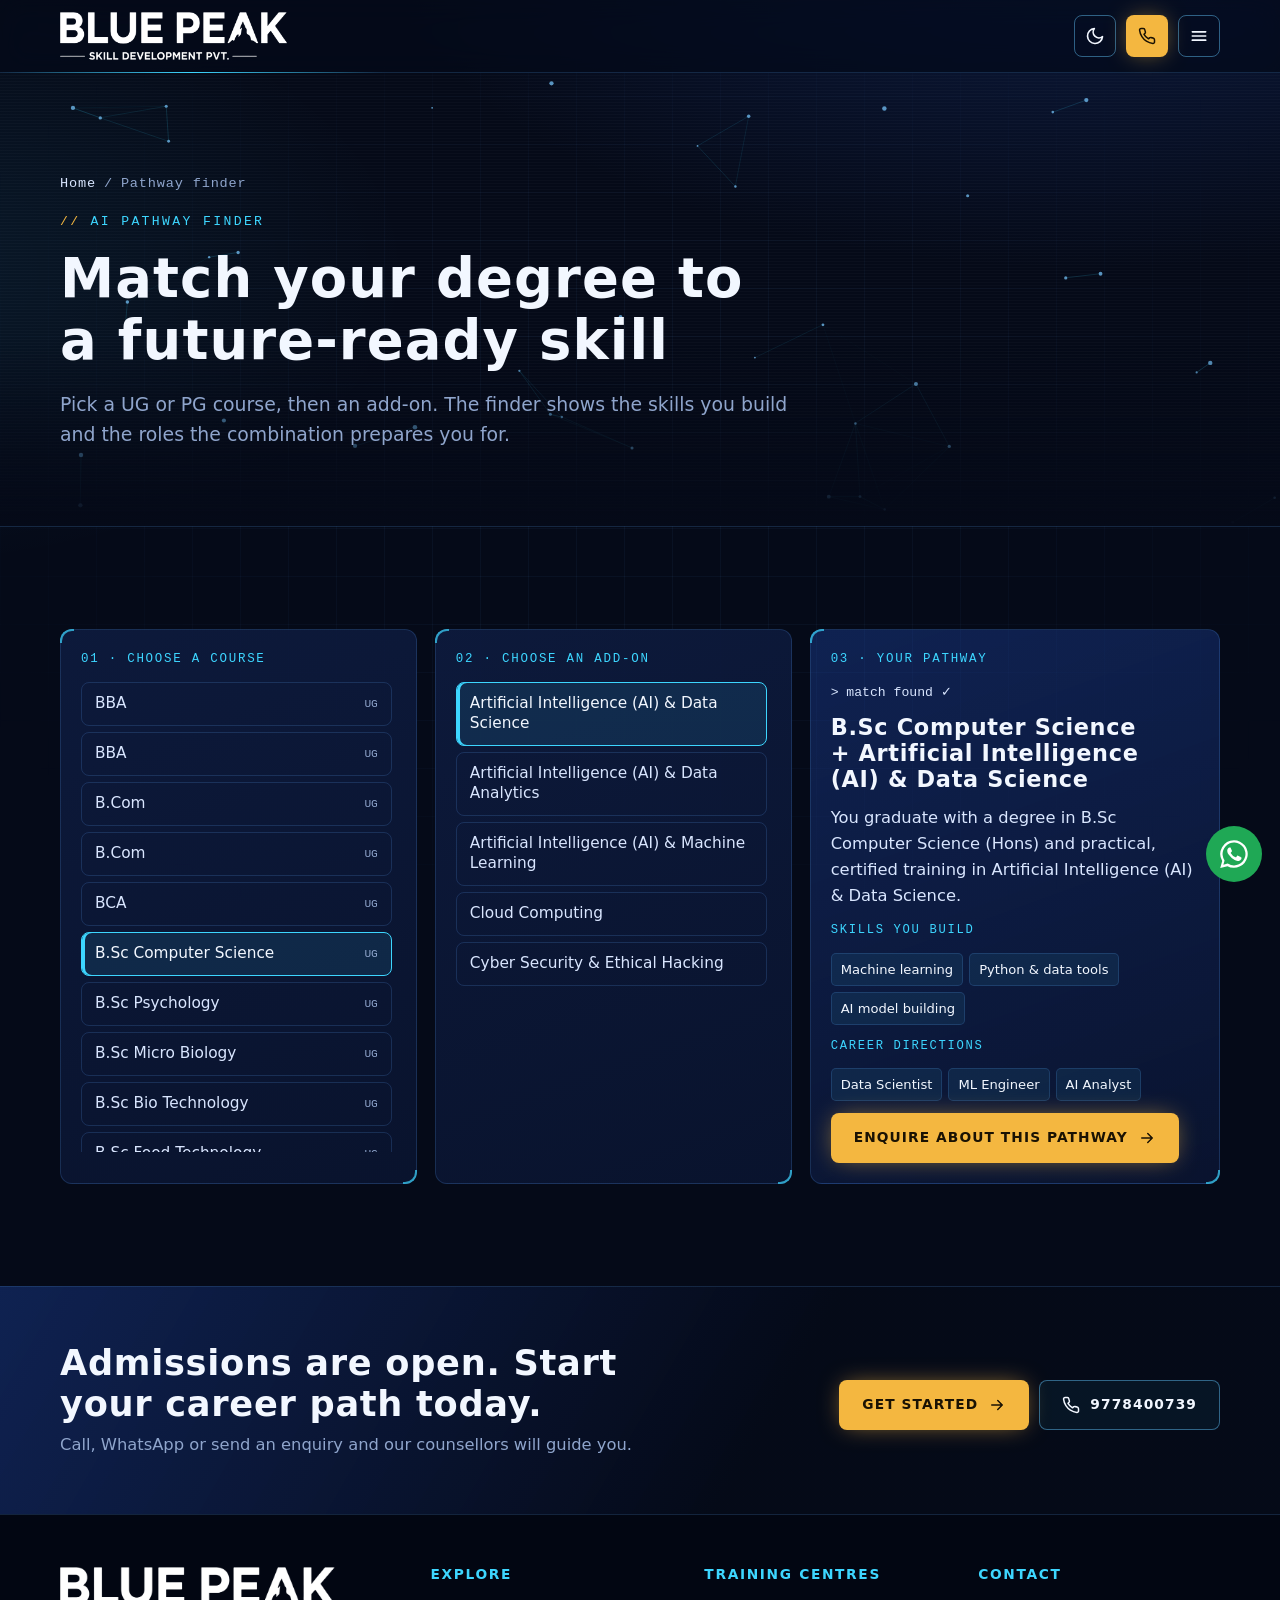
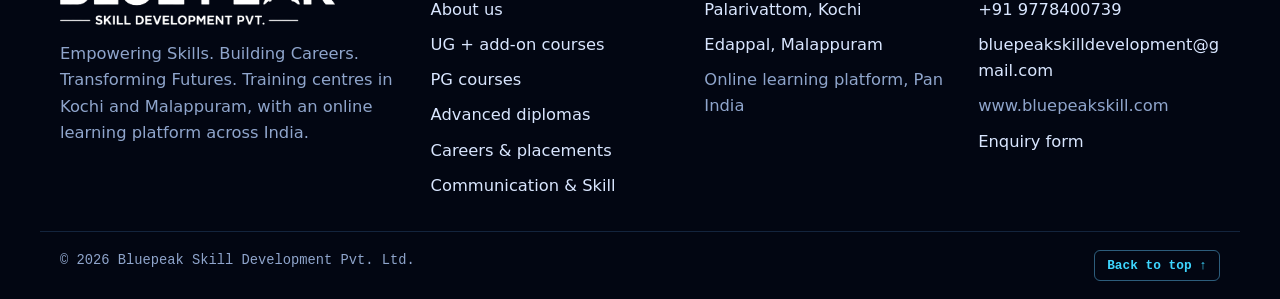
<file: pathway.html>
<!doctype html>
<html lang="en">
<head>
<meta charset="utf-8">
<meta name="viewport" content="width=device-width, initial-scale=1, viewport-fit=cover">
<title>Pathway Finder | Blue Peak Skill Development</title>
<meta name="description" content="Match a UG or PG course with an add-on and see the skills and careers it leads to.">
<meta property="og:title" content="Pathway Finder | Blue Peak Skill Development">
<meta property="og:description" content="Match a UG or PG course with an add-on and see the skills and careers it leads to.">
<meta name="theme-color" content="#050a18">
<script>try{if(localStorage.getItem("bp-theme")==="light")document.documentElement.setAttribute("data-theme","light")}catch(e){}</script>
<!-- <link rel="icon" href="data:image/svg+xml,%3Csvg xmlns=%27http://www.w3.org/2000/svg%27 viewBox=%270 0 48 48%27%3E%3Crect width=%2748%27 height=%2748%27 rx=%2710%27 fill=%27%230a1430%27/%3E%3Cpath d=%27M7 37 19 17l6 9 5-7 11 18Z%27 fill=%27%233dd6ff%27/%3E%3C/svg%3E">
<link rel="preconnect" href="https://fonts.googleapis.com"><link rel="preconnect" href="https://fonts.gstatic.com" crossorigin><link rel="stylesheet" href="https://fonts.googleapis.com/css2?family=Chakra+Petch:ital,wght@0,400;0,500;0,600;0,700;1,400&family=Share+Tech+Mono&display=swap"> -->
<link rel="icon" type="image/png" href="assets/img/favicon.png">
<link rel="icon" href="favicon.ico" sizes="any">
<link rel="apple-touch-icon" href="assets/img/apple-touch-icon.png">
<link rel="stylesheet" href="assets/css/style.css">

</head>
<body>
<svg width="0" height="0" style="position:absolute" aria-hidden="true"><symbol id="i-phone" viewBox="0 0 24 24"><g fill="none" stroke="currentColor" stroke-width="2" stroke-linecap="round" stroke-linejoin="round"><path d="M22 16.9v3a2 2 0 0 1-2.2 2 19.8 19.8 0 0 1-8.6-3.1 19.5 19.5 0 0 1-6-6A19.8 19.8 0 0 1 2.1 4.2 2 2 0 0 1 4.1 2h3a2 2 0 0 1 2 1.7c.1.9.4 1.8.7 2.7a2 2 0 0 1-.5 2.1L8 9.8a16 16 0 0 0 6 6l1.3-1.3a2 2 0 0 1 2.1-.4c.9.3 1.8.6 2.7.7a2 2 0 0 1 1.7 2Z"/></g></symbol><symbol id="i-mail" viewBox="0 0 24 24"><g fill="none" stroke="currentColor" stroke-width="2" stroke-linecap="round" stroke-linejoin="round"><rect x="2" y="4" width="20" height="16" rx="2"/><path d="m22 7-10 6L2 7"/></g></symbol><symbol id="i-pin" viewBox="0 0 24 24"><g fill="none" stroke="currentColor" stroke-width="2" stroke-linecap="round" stroke-linejoin="round"><path d="M20 10c0 6-8 12-8 12S4 16 4 10a8 8 0 0 1 16 0Z"/><circle cx="12" cy="10" r="3"/></g></symbol><symbol id="i-arrow" viewBox="0 0 24 24"><g fill="none" stroke="currentColor" stroke-width="2" stroke-linecap="round" stroke-linejoin="round"><path d="M5 12h14m-6-6 6 6-6 6"/></g></symbol><symbol id="i-check" viewBox="0 0 24 24"><g fill="none" stroke="currentColor" stroke-width="2" stroke-linecap="round" stroke-linejoin="round"><path d="M20 6 9 17l-5-5"/></g></symbol><symbol id="i-x" viewBox="0 0 24 24"><g fill="none" stroke="currentColor" stroke-width="2" stroke-linecap="round" stroke-linejoin="round"><path d="M18 6 6 18M6 6l12 12"/></g></symbol><symbol id="i-menu" viewBox="0 0 24 24"><g fill="none" stroke="currentColor" stroke-width="2" stroke-linecap="round" stroke-linejoin="round"><path d="M4 7h16M4 12h16M4 17h16"/></g></symbol><symbol id="i-sun" viewBox="0 0 24 24"><g fill="none" stroke="currentColor" stroke-width="2" stroke-linecap="round" stroke-linejoin="round"><circle cx="12" cy="12" r="4"/><path d="M12 2v2M12 20v2M4.9 4.9l1.4 1.4M17.7 17.7l1.4 1.4M2 12h2M20 12h2M4.9 19.1l1.4-1.4M17.7 6.3l1.4-1.4"/></g></symbol><symbol id="i-moon" viewBox="0 0 24 24"><g fill="none" stroke="currentColor" stroke-width="2" stroke-linecap="round" stroke-linejoin="round"><path d="M21 12.8A9 9 0 1 1 11.2 3a7 7 0 0 0 9.8 9.8Z"/></g></symbol><symbol id="i-search" viewBox="0 0 24 24"><g fill="none" stroke="currentColor" stroke-width="2" stroke-linecap="round" stroke-linejoin="round"><circle cx="11" cy="11" r="7"/><path d="m21 21-4.3-4.3"/></g></symbol><symbol id="i-cap" viewBox="0 0 24 24"><g fill="none" stroke="currentColor" stroke-width="2" stroke-linecap="round" stroke-linejoin="round"><path d="M22 10 12 5 2 10l10 5 10-5Z"/><path d="M6 12v5c3 2 9 2 12 0v-5"/></g></symbol><symbol id="i-target" viewBox="0 0 24 24"><g fill="none" stroke="currentColor" stroke-width="2" stroke-linecap="round" stroke-linejoin="round"><circle cx="12" cy="12" r="10"/><circle cx="12" cy="12" r="6"/><circle cx="12" cy="12" r="2"/></g></symbol><symbol id="i-eye" viewBox="0 0 24 24"><g fill="none" stroke="currentColor" stroke-width="2" stroke-linecap="round" stroke-linejoin="round"><path d="M2 12s3.6-7 10-7 10 7 10 7-3.6 7-10 7S2 12 2 12Z"/><circle cx="12" cy="12" r="3"/></g></symbol><symbol id="i-shield" viewBox="0 0 24 24"><g fill="none" stroke="currentColor" stroke-width="2" stroke-linecap="round" stroke-linejoin="round"><path d="M12 22s8-4 8-10V5l-8-3-8 3v7c0 6 8 10 8 10Z"/><path d="m9 12 2 2 4-4"/></g></symbol><symbol id="i-award" viewBox="0 0 24 24"><g fill="none" stroke="currentColor" stroke-width="2" stroke-linecap="round" stroke-linejoin="round"><circle cx="12" cy="8" r="6"/><path d="M15.5 13 17 22l-5-3-5 3 1.5-9"/></g></symbol><symbol id="i-bulb" viewBox="0 0 24 24"><g fill="none" stroke="currentColor" stroke-width="2" stroke-linecap="round" stroke-linejoin="round"><path d="M9 18h6M10 22h4M12 2a7 7 0 0 0-4 12.7V17h8v-2.3A7 7 0 0 0 12 2Z"/></g></symbol><symbol id="i-user-check" viewBox="0 0 24 24"><g fill="none" stroke="currentColor" stroke-width="2" stroke-linecap="round" stroke-linejoin="round"><circle cx="9" cy="7" r="4"/><path d="M3 21v-2a4 4 0 0 1 4-4h4a4 4 0 0 1 4 4v2M16 11l2 2 4-4"/></g></symbol><symbol id="i-users" viewBox="0 0 24 24"><g fill="none" stroke="currentColor" stroke-width="2" stroke-linecap="round" stroke-linejoin="round"><path d="M17 21v-2a4 4 0 0 0-4-4H5a4 4 0 0 0-4 4v2"/><circle cx="9" cy="7" r="4"/><path d="M23 21v-2a4 4 0 0 0-3-3.9M16 3.1a4 4 0 0 1 0 7.8"/></g></symbol><symbol id="i-globe" viewBox="0 0 24 24"><g fill="none" stroke="currentColor" stroke-width="2" stroke-linecap="round" stroke-linejoin="round"><circle cx="12" cy="12" r="10"/><path d="M2 12h20M12 2a15 15 0 0 1 0 20 15 15 0 0 1 0-20Z"/></g></symbol><symbol id="i-rocket" viewBox="0 0 24 24"><g fill="none" stroke="currentColor" stroke-width="2" stroke-linecap="round" stroke-linejoin="round"><path d="M4.5 16.5c-1.5 1.3-2 5-2 5s3.7-.5 5-2c.7-.8.7-2.1-.1-2.9a2.2 2.2 0 0 0-2.9-.1Z"/><path d="m12 15-3-3a22 22 0 0 1 2-4A12.9 12.9 0 0 1 22 2c0 2.7-.8 7.5-6 11a22 22 0 0 1-4 2Z"/><path d="M9 12H4s.6-3 2-4c1.6-1.1 5 0 5 0M12 15v5s3-.6 4-2c1.1-1.6 0-5 0-5"/></g></symbol><symbol id="i-gear" viewBox="0 0 24 24"><g fill="none" stroke="currentColor" stroke-width="2" stroke-linecap="round" stroke-linejoin="round"><circle cx="12" cy="12" r="3"/><path d="M19.4 15a1.7 1.7 0 0 0 .3 1.8l.1.1a2 2 0 1 1-2.8 2.8l-.1-.1a1.7 1.7 0 0 0-1.8-.3 1.7 1.7 0 0 0-1 1.5V21a2 2 0 1 1-4 0v-.1a1.7 1.7 0 0 0-1.1-1.5 1.7 1.7 0 0 0-1.8.3l-.1.1a2 2 0 1 1-2.8-2.8l.1-.1a1.7 1.7 0 0 0 .3-1.8 1.7 1.7 0 0 0-1.5-1H3a2 2 0 1 1 0-4h.1a1.7 1.7 0 0 0 1.5-1.1 1.7 1.7 0 0 0-.3-1.8l-.1-.1a2 2 0 1 1 2.8-2.8l.1.1a1.7 1.7 0 0 0 1.8.3H9a1.7 1.7 0 0 0 1-1.5V3a2 2 0 1 1 4 0v.1a1.7 1.7 0 0 0 1 1.5 1.7 1.7 0 0 0 1.8-.3l.1-.1a2 2 0 1 1 2.8 2.8l-.1.1a1.7 1.7 0 0 0-.3 1.8V9a1.7 1.7 0 0 0 1.5 1H21a2 2 0 1 1 0 4h-.1a1.7 1.7 0 0 0-1.5 1Z"/></g></symbol><symbol id="i-brief" viewBox="0 0 24 24"><g fill="none" stroke="currentColor" stroke-width="2" stroke-linecap="round" stroke-linejoin="round"><rect x="2" y="7" width="20" height="14" rx="2"/><path d="M16 21V5a2 2 0 0 0-2-2h-4a2 2 0 0 0-2 2v16"/></g></symbol><symbol id="i-plane" viewBox="0 0 24 24"><g fill="none" stroke="currentColor" stroke-width="2" stroke-linecap="round" stroke-linejoin="round"><path d="M17.8 19.2 16 11l3.5-3.5C21 6 21.5 4 21 3c-1-.5-3 0-4.5 1.5L13 8 4.8 6.2c-.5-.1-.9.1-1.1.5l-.3.5c-.2.5-.1 1 .3 1.3L9 12l-2 3H4l-1 1 3 2 2 3 1-1v-3l3-2 3.5 5.3c.3.4.8.5 1.3.3l.5-.2c.4-.3.6-.7.5-1.2Z"/></g></symbol><symbol id="i-truck" viewBox="0 0 24 24"><g fill="none" stroke="currentColor" stroke-width="2" stroke-linecap="round" stroke-linejoin="round"><path d="M1 3h15v13H1zM16 8h4l3 3v5h-7"/><circle cx="5.5" cy="18.5" r="2.5"/><circle cx="18.5" cy="18.5" r="2.5"/></g></symbol><symbol id="i-bag" viewBox="0 0 24 24"><g fill="none" stroke="currentColor" stroke-width="2" stroke-linecap="round" stroke-linejoin="round"><path d="M6 2 3 6v14a2 2 0 0 0 2 2h14a2 2 0 0 0 2-2V6l-3-4ZM3 6h18M16 10a4 4 0 0 1-8 0"/></g></symbol><symbol id="i-chat" viewBox="0 0 24 24"><g fill="none" stroke="currentColor" stroke-width="2" stroke-linecap="round" stroke-linejoin="round"><path d="M21 11.5a8.4 8.4 0 0 1-9 8.4 8.5 8.5 0 0 1-3.8-.9L3 21l1.9-5.2A8.4 8.4 0 0 1 12 3a8.4 8.4 0 0 1 9 8.5Z"/></g></symbol><symbol id="i-monitor" viewBox="0 0 24 24"><g fill="none" stroke="currentColor" stroke-width="2" stroke-linecap="round" stroke-linejoin="round"><rect x="2" y="3" width="20" height="14" rx="2"/><path d="M8 21h8m-4-4v4"/></g></symbol><symbol id="i-book" viewBox="0 0 24 24"><g fill="none" stroke="currentColor" stroke-width="2" stroke-linecap="round" stroke-linejoin="round"><path d="M2 4h6a4 4 0 0 1 4 4v13a3 3 0 0 0-3-3H2Z"/><path d="M22 4h-6a4 4 0 0 0-4 4v13a3 3 0 0 1 3-3h7Z"/></g></symbol><symbol id="i-headset" viewBox="0 0 24 24"><g fill="none" stroke="currentColor" stroke-width="2" stroke-linecap="round" stroke-linejoin="round"><path d="M3 18v-6a9 9 0 0 1 18 0v6"/><path d="M21 19a2 2 0 0 1-2 2h-1v-6h3ZM3 19a2 2 0 0 0 2 2h1v-6H3Z"/></g></symbol><symbol id="i-pen" viewBox="0 0 24 24"><g fill="none" stroke="currentColor" stroke-width="2" stroke-linecap="round" stroke-linejoin="round"><path d="M12 20h9"/><path d="M16.5 3.5a2.1 2.1 0 0 1 3 3L7 19l-4 1 1-4Z"/></g></symbol><symbol id="i-mic" viewBox="0 0 24 24"><g fill="none" stroke="currentColor" stroke-width="2" stroke-linecap="round" stroke-linejoin="round"><rect x="9" y="2" width="6" height="12" rx="3"/><path d="M19 10v1a7 7 0 0 1-14 0v-1m7 8v4"/></g></symbol><symbol id="i-file" viewBox="0 0 24 24"><g fill="none" stroke="currentColor" stroke-width="2" stroke-linecap="round" stroke-linejoin="round"><path d="M14 2H6a2 2 0 0 0-2 2v16a2 2 0 0 0 2 2h12a2 2 0 0 0 2-2V8Z"/><path d="M14 2v6h6M8 13h8M8 17h5"/></g></symbol><symbol id="i-link" viewBox="0 0 24 24"><g fill="none" stroke="currentColor" stroke-width="2" stroke-linecap="round" stroke-linejoin="round"><rect x="2" y="2" width="20" height="20" rx="4"/><path d="M7 10v7M7 7v.01M11 17v-4a2 2 0 0 1 4 0v4M11 10v7"/></g></symbol><symbol id="i-handshake" viewBox="0 0 24 24"><g fill="none" stroke="currentColor" stroke-width="2" stroke-linecap="round" stroke-linejoin="round"><path d="m11 17 2 2a1 1 0 1 0 3-3"/><path d="m14 14 2.5 2.5a1 1 0 1 0 3-3l-3.9-3.9a3 3 0 0 0-4.2 0l-.9.9a1 1 0 1 1-3-3l2.8-2.8a5.8 5.8 0 0 1 7.1-.9l.5.3a4 4 0 0 0 2.8.5L21 4"/><path d="m21 3 1 11h-2M3 3 2 14l6.5 6.5a1 1 0 1 0 3-3M3 4h8"/></g></symbol><symbol id="i-tie" viewBox="0 0 24 24"><g fill="none" stroke="currentColor" stroke-width="2" stroke-linecap="round" stroke-linejoin="round"><path d="m9 2 1.5 3L8 18l4 4 4-4-2.5-13L15 2Z"/></g></symbol><symbol id="i-cpu" viewBox="0 0 24 24"><g fill="none" stroke="currentColor" stroke-width="2" stroke-linecap="round" stroke-linejoin="round"><rect x="5" y="5" width="14" height="14" rx="2"/><rect x="9" y="9" width="6" height="6"/><path d="M9 1v4M15 1v4M9 19v4M15 19v4M1 9h4M1 15h4M19 9h4M19 15h4"/></g></symbol><symbol id="i-clock" viewBox="0 0 24 24"><g fill="none" stroke="currentColor" stroke-width="2" stroke-linecap="round" stroke-linejoin="round"><circle cx="12" cy="12" r="10"/><path d="M12 6v6l4 2"/></g></symbol><symbol id="i-layers" viewBox="0 0 24 24"><g fill="none" stroke="currentColor" stroke-width="2" stroke-linecap="round" stroke-linejoin="round"><path d="m12 2 10 5-10 5L2 7Z"/><path d="m2 17 10 5 10-5M2 12l10 5 10-5"/></g></symbol><symbol id="i-search2" viewBox="0 0 24 24"><g fill="none" stroke="currentColor" stroke-width="2" stroke-linecap="round" stroke-linejoin="round"><circle cx="11" cy="11" r="7"/><path d="m21 21-4.3-4.3M8 11h6"/></g></symbol><symbol id="i-factory" viewBox="0 0 24 24"><g fill="none" stroke="currentColor" stroke-width="2" stroke-linecap="round" stroke-linejoin="round"><path d="M2 20V8l6 4V8l6 4V4h8v16Z"/><path d="M7 16h.01M12 16h.01M17 16h.01"/></g></symbol><symbol id="i-stairs" viewBox="0 0 24 24"><g fill="none" stroke="currentColor" stroke-width="2" stroke-linecap="round" stroke-linejoin="round"><path d="M3 21h6v-5h5v-5h5V5h2"/></g></symbol><symbol id="i-coins" viewBox="0 0 24 24"><g fill="none" stroke="currentColor" stroke-width="2" stroke-linecap="round" stroke-linejoin="round"><circle cx="8" cy="8" r="6"/><path d="M18.1 10.4A6 6 0 1 1 10.3 18M7 6h1v4"/></g></symbol><symbol id="i-wa" viewBox="0 0 24 24"><path fill="currentColor" d="M17.5 14.4c-.3-.1-1.8-.9-2-1s-.5-.1-.7.1-.8 1-.9 1.2-.3.2-.6.1a8.2 8.2 0 0 1-4-3.5c-.3-.5.3-.5.9-1.6.1-.2 0-.4 0-.5l-.9-2.2c-.2-.6-.5-.5-.7-.5h-.6a1.1 1.1 0 0 0-.8.4 3.4 3.4 0 0 0-1 2.5 5.9 5.9 0 0 0 1.2 3.1 13.4 13.4 0 0 0 5.2 4.6c1.9.8 2.7.9 3.6.8a3.1 3.1 0 0 0 2-1.4 2.5 2.5 0 0 0 .2-1.4c-.1-.1-.3-.2-.6-.3ZM12 21.8a9.8 9.8 0 0 1-5-1.4l-.4-.2-3.7 1 1-3.6-.2-.4A9.8 9.8 0 1 1 12 21.8Zm0-21.6A11.8 11.8 0 0 0 1.9 18l-1.7 6 6.2-1.6A11.8 11.8 0 1 0 12 .2Z"/></symbol><symbol id="i-peak" viewBox="0 0 48 48"><rect width="48" height="48" rx="10" fill="#0a1430" stroke="#3dd6ff" stroke-width="1.5"/><path d="M7 37 19 17l6 9 5-7 11 18Z" fill="#3dd6ff"/><path d="m19 17 3.6 5.4L19 25l-3-2.5Z" fill="#f4b740"/></symbol></svg>
<header class="site-header" id="top">
  <nav class="wrap nav" aria-label="Main">
    <a class="brand" href="index.html" aria-label="Blue Peak Skill Development Pvt. home"><img class="logo logo-dark" src="assets/img/logo-white.png" alt="Blue Peak Skill Development Pvt." width="762" height="161"><img class="logo logo-light" src="assets/img/logo-navy.png" alt="" width="762" height="161"></a>
    <ul class="nav-links" id="navLinks"><li><a href="index.html">Home</a></li><li><a href="about.html">About</a></li><li><a href="programmes.html">Programmes</a></li><li><a href="pathway.html" aria-current="page">Pathway finder</a></li><li><a href="careers.html">Careers</a></li><li><a href="english.html">Communication &amp; Skill</a></li><li><a href="centres.html">Centres</a></li><li><a href="contact.html">Contact</a></li></ul>
    <div class="nav-cta">
      <button class="theme-toggle" id="themeToggle" type="button" aria-label="Switch to light mode" title="Switch light / dark mode"><svg class="moon" aria-hidden="true"><use href="#i-moon"/></svg><svg class="sun" aria-hidden="true"><use href="#i-sun"/></svg></button>
      <a class="btn btn-gold btn-call" href="tel:+919778400739" aria-label="Call 9778400739"><svg aria-hidden="true"><use href="#i-phone"/></svg><span>9778400739</span></a>
      <button class="menu-toggle" id="menuToggle" type="button" aria-label="Open menu" aria-expanded="false" aria-controls="navLinks"><svg aria-hidden="true"><use href="#i-menu"/></svg></button>
    </div>
  </nav>
</header>
<main>
<section class="page-banner">
  <canvas class="net" aria-hidden="true"></canvas>
  <div class="wrap">
    <nav class="crumbs" aria-label="Breadcrumb"><a href="index.html">Home</a><span aria-hidden="true">/</span><span aria-current="page">Pathway finder</span></nav>
    <span class="eyebrow">AI pathway finder</span>
    <h1 class="glitch" data-text="Match your degree to a future-ready skill">Match your degree to a future-ready skill</h1>
    <p>Pick a UG or PG course, then an add-on. The finder shows the skills you build and the roles the combination prepares you for.</p>
  </div>
</section>

<section class="section">
  <div class="wrap">
    <div class="finder reveal">
      <div class="panel finder-col"><small>01 &middot; Choose a course</small><div class="opt-list" id="degList"></div></div>
      <div class="panel finder-col"><small>02 &middot; Choose an add-on</small><div class="opt-list" id="addList"></div></div>
      <div class="panel finder-col result" aria-live="polite">
        <small>03 &middot; Your pathway</small>
        <p class="processing" id="pathProc">&gt; match found &#10003;</p>
        <h3 id="pathTitle">BCA + Full Stack AI Development</h3>
        <p id="pathText"></p>
        <span class="mini-label">Skills you build</span><div class="roles" id="pathSkills"></div>
        <span class="mini-label">Career directions</span><div class="roles" id="pathRoles"></div>
        <a class="btn btn-gold" href="contact.html" id="pathEnquire" data-interest="" style="justify-self:start">Enquire about this pathway <svg aria-hidden="true"><use href="#i-arrow"/></svg></a>
      </div>
    </div>
  </div>
</section>
<section class="cta-band">
  <div class="wrap">
    <div><h2>Admissions are open. Start your career path today.</h2><p>Call, WhatsApp or send an enquiry and our counsellors will guide you.</p></div>
    <div class="row"><a class="btn btn-gold" href="contact.html">Get started <svg aria-hidden="true"><use href="#i-arrow"/></svg></a><a class="btn btn-line" href="tel:+919778400739"><svg aria-hidden="true"><use href="#i-phone"/></svg>9778400739</a></div>
  </div>
</section>

</main>
<footer class="footer">
  <div class="wrap footer-grid">
    <div class="footer-about">
      <a class="brand brand-foot" href="index.html" aria-label="Blue Peak Skill Development Pvt. home"><img class="logo logo-dark" src="assets/img/logo-white.png" alt="Blue Peak Skill Development Pvt." width="762" height="161"><img class="logo logo-light" src="assets/img/logo-navy.png" alt="" width="762" height="161"></a>
      <p>Empowering Skills. Building Careers. Transforming Futures. Training centres in Kochi and Malappuram, with an online learning platform across India.</p>
    </div>
    <div><h4>Explore</h4><ul><li><a href="about.html">About us</a></li><li><a href="programmes.html#ug">UG + add-on courses</a></li><li><a href="programmes.html#pg">PG courses</a></li><li><a href="programmes.html#dip">Advanced diplomas</a></li><li><a href="careers.html">Careers &amp; placements</a></li><li><a href="english.html">Communication &amp; Skill</a></li></ul></div>
    <div><h4>Training centres</h4><ul><li><a href="centres.html">Palarivattom, Kochi</a></li><li><a href="centres.html">Edappal, Malappuram</a></li><li>Online learning platform, Pan India</li></ul></div>
    <div><h4>Contact</h4><ul><li><a href="tel:+919778400739">+91 9778400739</a></li><li><a href="mailto:bluepeakskilldevelopment@gmail.com">bluepeakskilldevelopment@gmail.com</a></li><li>www.bluepeakskill.com</li><li><a href="contact.html">Enquiry form</a></li></ul></div>
  </div>
  <div class="wrap footer-bottom">
    <span>&copy; <span id="year">2026</span> Bluepeak Skill Development Pvt. Ltd.</span>
    <button class="to-top" type="button" id="toTop">Back to top &uarr;</button>
  </div>
</footer>
<a class="float-wa" href="https://wa.me/919778400739?text=Hi%20Blue%20Peak%2C%20I%20would%20like%20to%20know%20more%20about%20your%20courses." target="_blank" rel="noopener" aria-label="Chat on WhatsApp"><svg aria-hidden="true"><use href="#i-wa"/></svg></a>
<div class="toast" id="toast" role="status"></div>
<script src="assets/js/main.js"></script>
</body>
</html>
</file>
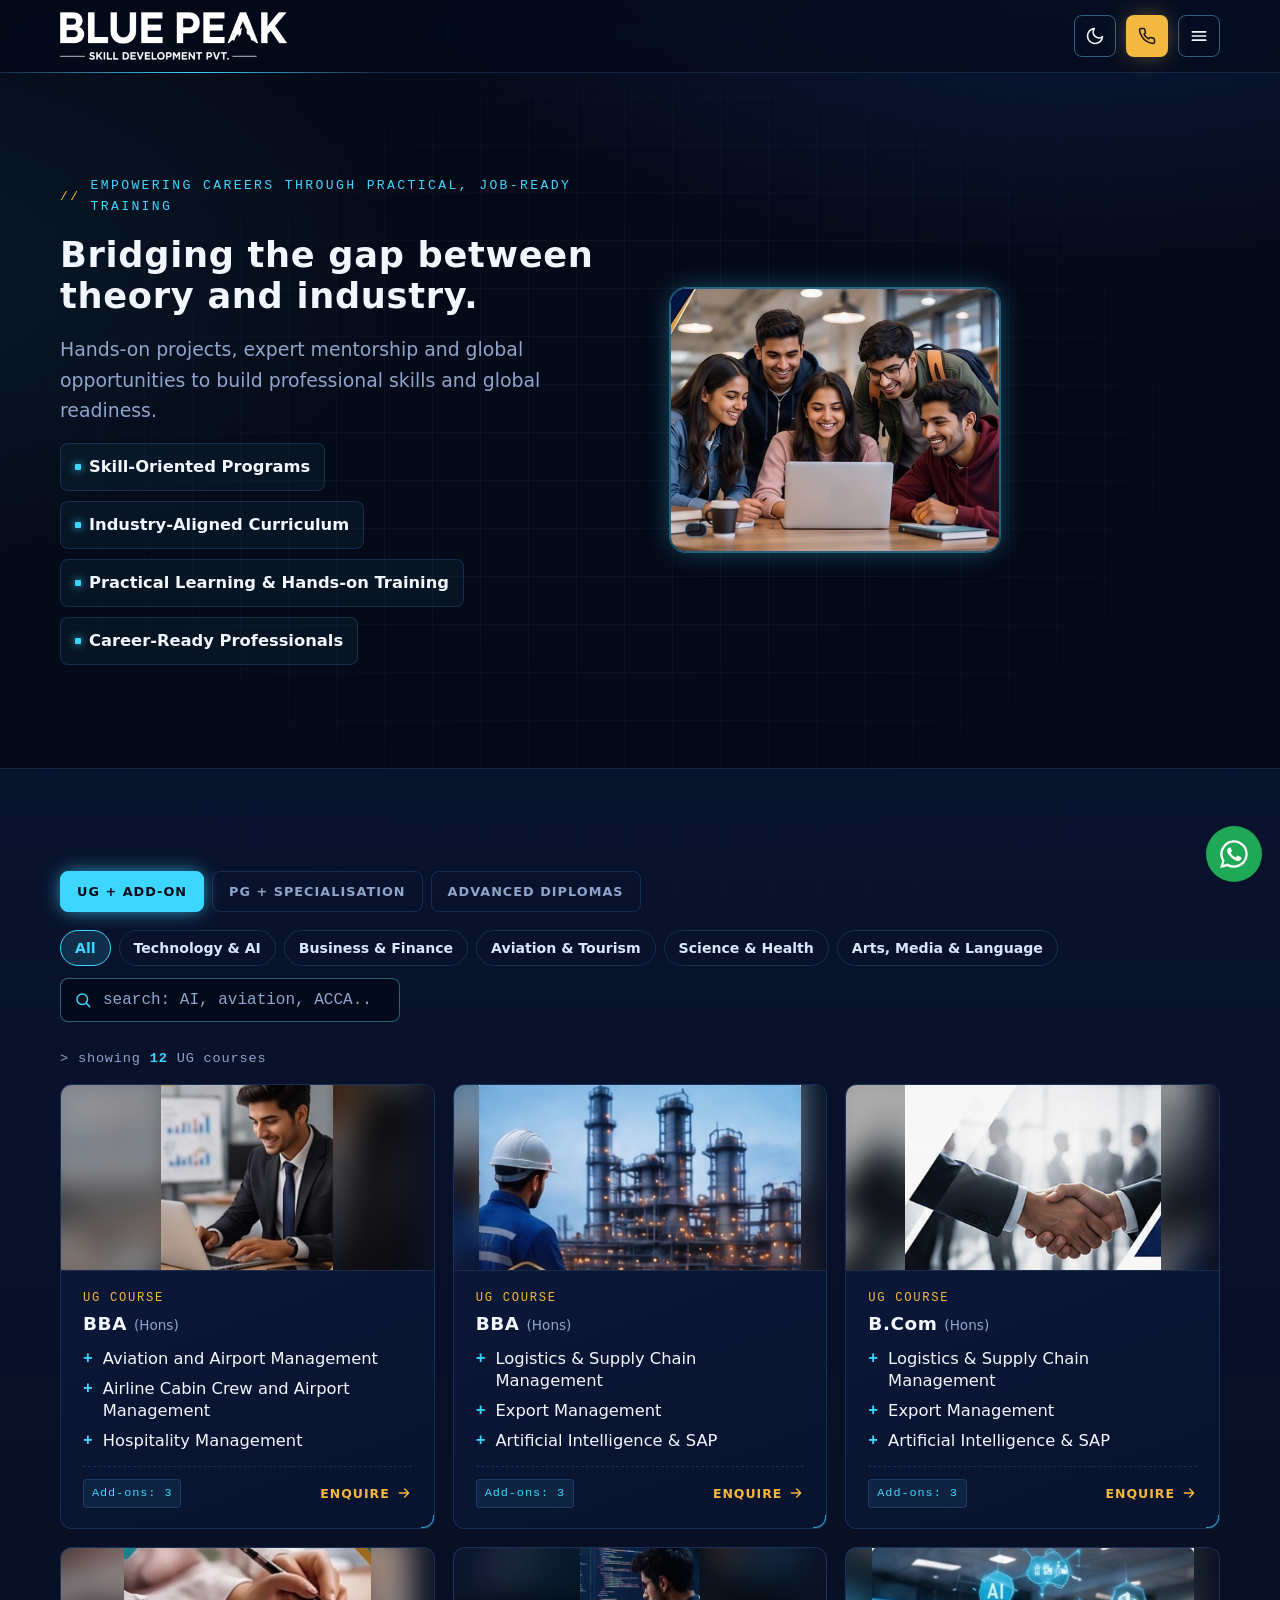
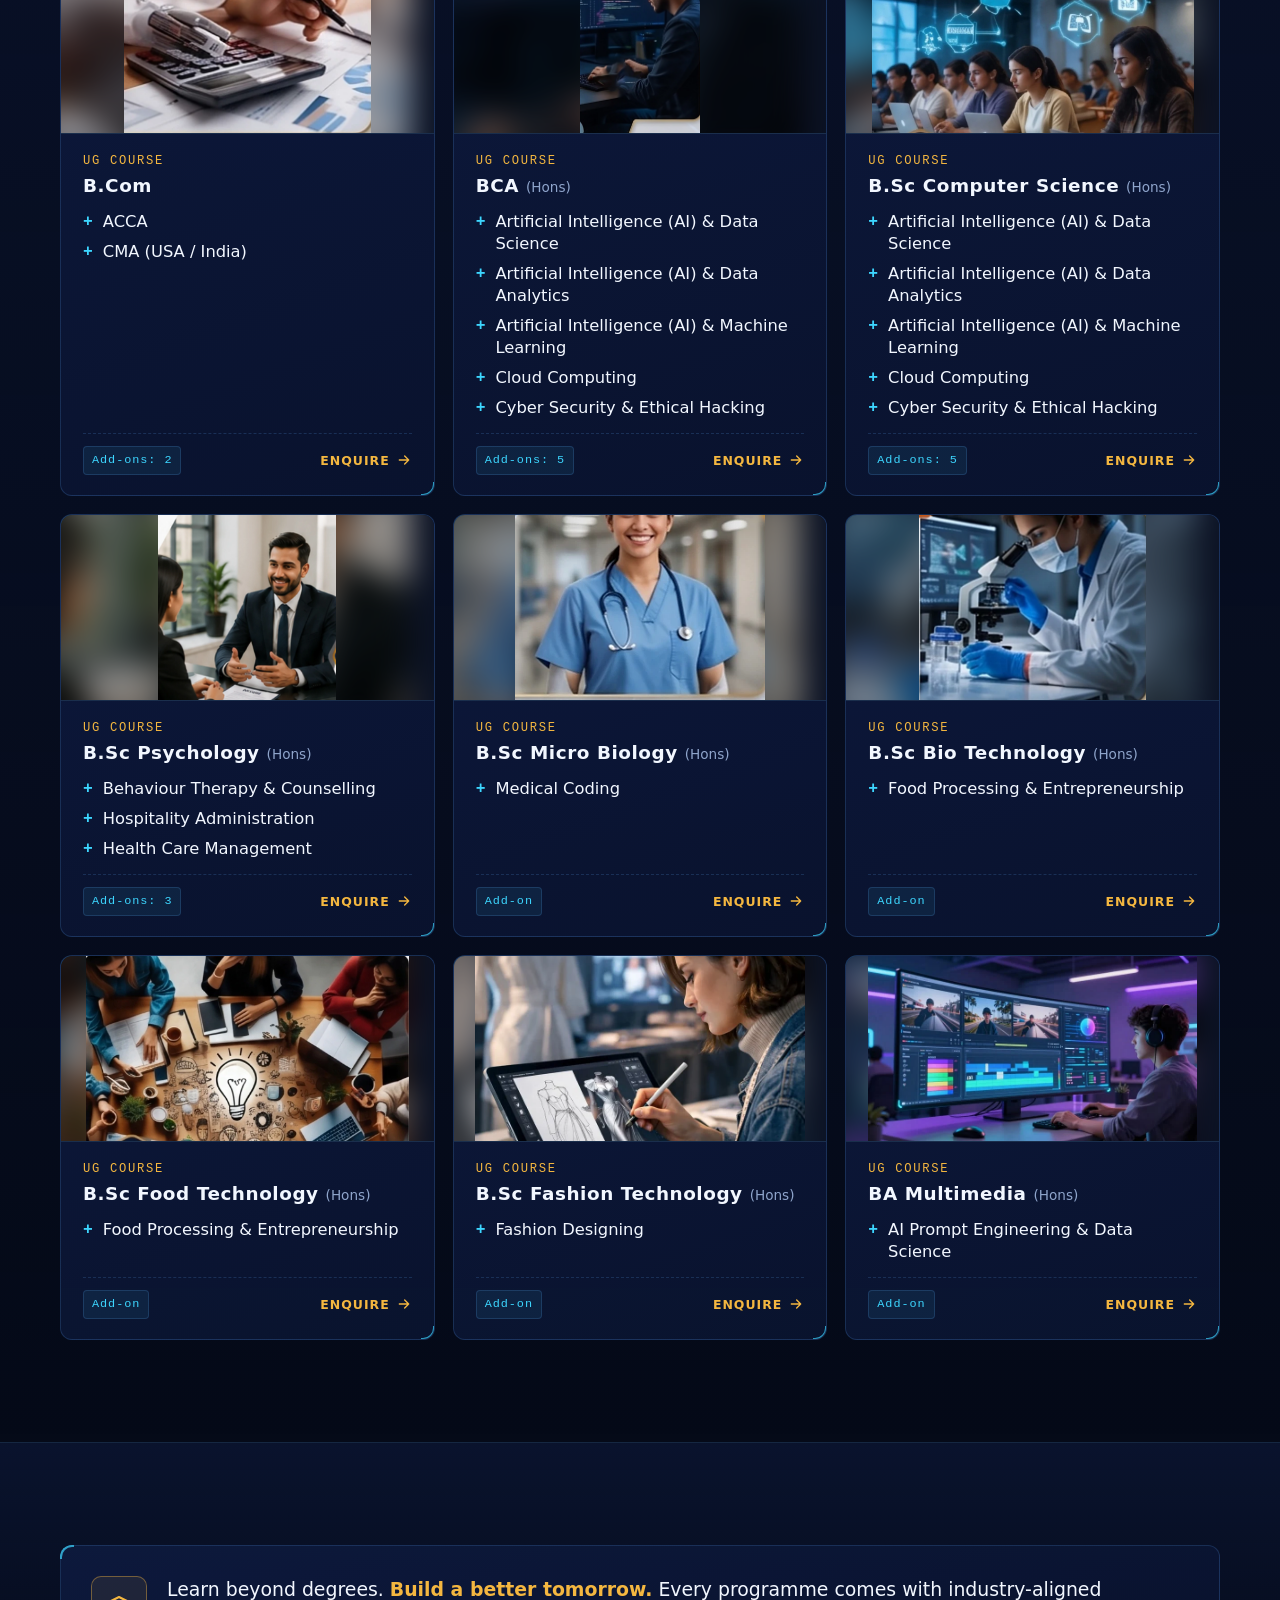
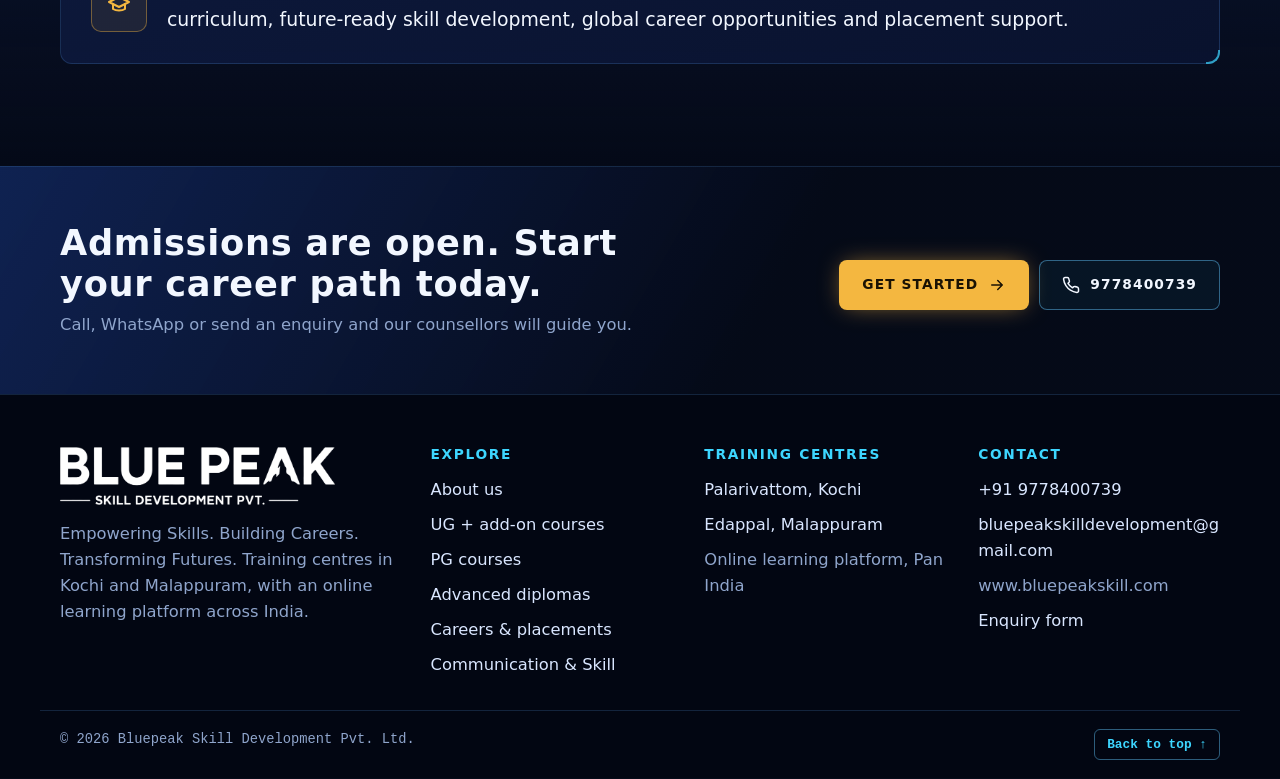
<file: programmes.html>
<!doctype html>
<html lang="en">
<head>
<meta charset="utf-8">
<meta name="viewport" content="width=device-width, initial-scale=1, viewport-fit=cover">
<title>Courses | Blue Peak Skill Development</title>
<meta name="description" content="UG courses with add-on programmes, PG courses with skill specialisations, and advanced diplomas.">
<meta property="og:title" content="Courses | Blue Peak Skill Development">
<meta property="og:description" content="UG courses with add-on programmes, PG courses with skill specialisations, and advanced diplomas.">
<meta name="theme-color" content="#050a18">
<script>try{if(localStorage.getItem("bp-theme")==="light")document.documentElement.setAttribute("data-theme","light")}catch(e){}</script>
<!-- <link rel="icon" href="data:image/svg+xml,%3Csvg xmlns=%27http://www.w3.org/2000/svg%27 viewBox=%270 0 48 48%27%3E%3Crect width=%2748%27 height=%2748%27 rx=%2710%27 fill=%27%230a1430%27/%3E%3Cpath d=%27M7 37 19 17l6 9 5-7 11 18Z%27 fill=%27%233dd6ff%27/%3E%3C/svg%3E">
<link rel="preconnect" href="https://fonts.googleapis.com"><link rel="preconnect" href="https://fonts.gstatic.com" crossorigin><link rel="stylesheet" href="https://fonts.googleapis.com/css2?family=Chakra+Petch:ital,wght@0,400;0,500;0,600;0,700;1,400&family=Share+Tech+Mono&display=swap"> -->
<link rel="icon" type="image/png" href="assets/img/favicon.png">
<link rel="icon" href="favicon.ico" sizes="any">
<link rel="apple-touch-icon" href="assets/img/apple-touch-icon.png">
<link rel="stylesheet" href="assets/css/style.css">

</head>
<body>
<svg width="0" height="0" style="position:absolute" aria-hidden="true"><symbol id="i-phone" viewBox="0 0 24 24"><g fill="none" stroke="currentColor" stroke-width="2" stroke-linecap="round" stroke-linejoin="round"><path d="M22 16.9v3a2 2 0 0 1-2.2 2 19.8 19.8 0 0 1-8.6-3.1 19.5 19.5 0 0 1-6-6A19.8 19.8 0 0 1 2.1 4.2 2 2 0 0 1 4.1 2h3a2 2 0 0 1 2 1.7c.1.9.4 1.8.7 2.7a2 2 0 0 1-.5 2.1L8 9.8a16 16 0 0 0 6 6l1.3-1.3a2 2 0 0 1 2.1-.4c.9.3 1.8.6 2.7.7a2 2 0 0 1 1.7 2Z"/></g></symbol><symbol id="i-mail" viewBox="0 0 24 24"><g fill="none" stroke="currentColor" stroke-width="2" stroke-linecap="round" stroke-linejoin="round"><rect x="2" y="4" width="20" height="16" rx="2"/><path d="m22 7-10 6L2 7"/></g></symbol><symbol id="i-pin" viewBox="0 0 24 24"><g fill="none" stroke="currentColor" stroke-width="2" stroke-linecap="round" stroke-linejoin="round"><path d="M20 10c0 6-8 12-8 12S4 16 4 10a8 8 0 0 1 16 0Z"/><circle cx="12" cy="10" r="3"/></g></symbol><symbol id="i-arrow" viewBox="0 0 24 24"><g fill="none" stroke="currentColor" stroke-width="2" stroke-linecap="round" stroke-linejoin="round"><path d="M5 12h14m-6-6 6 6-6 6"/></g></symbol><symbol id="i-check" viewBox="0 0 24 24"><g fill="none" stroke="currentColor" stroke-width="2" stroke-linecap="round" stroke-linejoin="round"><path d="M20 6 9 17l-5-5"/></g></symbol><symbol id="i-x" viewBox="0 0 24 24"><g fill="none" stroke="currentColor" stroke-width="2" stroke-linecap="round" stroke-linejoin="round"><path d="M18 6 6 18M6 6l12 12"/></g></symbol><symbol id="i-menu" viewBox="0 0 24 24"><g fill="none" stroke="currentColor" stroke-width="2" stroke-linecap="round" stroke-linejoin="round"><path d="M4 7h16M4 12h16M4 17h16"/></g></symbol><symbol id="i-sun" viewBox="0 0 24 24"><g fill="none" stroke="currentColor" stroke-width="2" stroke-linecap="round" stroke-linejoin="round"><circle cx="12" cy="12" r="4"/><path d="M12 2v2M12 20v2M4.9 4.9l1.4 1.4M17.7 17.7l1.4 1.4M2 12h2M20 12h2M4.9 19.1l1.4-1.4M17.7 6.3l1.4-1.4"/></g></symbol><symbol id="i-moon" viewBox="0 0 24 24"><g fill="none" stroke="currentColor" stroke-width="2" stroke-linecap="round" stroke-linejoin="round"><path d="M21 12.8A9 9 0 1 1 11.2 3a7 7 0 0 0 9.8 9.8Z"/></g></symbol><symbol id="i-search" viewBox="0 0 24 24"><g fill="none" stroke="currentColor" stroke-width="2" stroke-linecap="round" stroke-linejoin="round"><circle cx="11" cy="11" r="7"/><path d="m21 21-4.3-4.3"/></g></symbol><symbol id="i-cap" viewBox="0 0 24 24"><g fill="none" stroke="currentColor" stroke-width="2" stroke-linecap="round" stroke-linejoin="round"><path d="M22 10 12 5 2 10l10 5 10-5Z"/><path d="M6 12v5c3 2 9 2 12 0v-5"/></g></symbol><symbol id="i-target" viewBox="0 0 24 24"><g fill="none" stroke="currentColor" stroke-width="2" stroke-linecap="round" stroke-linejoin="round"><circle cx="12" cy="12" r="10"/><circle cx="12" cy="12" r="6"/><circle cx="12" cy="12" r="2"/></g></symbol><symbol id="i-eye" viewBox="0 0 24 24"><g fill="none" stroke="currentColor" stroke-width="2" stroke-linecap="round" stroke-linejoin="round"><path d="M2 12s3.6-7 10-7 10 7 10 7-3.6 7-10 7S2 12 2 12Z"/><circle cx="12" cy="12" r="3"/></g></symbol><symbol id="i-shield" viewBox="0 0 24 24"><g fill="none" stroke="currentColor" stroke-width="2" stroke-linecap="round" stroke-linejoin="round"><path d="M12 22s8-4 8-10V5l-8-3-8 3v7c0 6 8 10 8 10Z"/><path d="m9 12 2 2 4-4"/></g></symbol><symbol id="i-award" viewBox="0 0 24 24"><g fill="none" stroke="currentColor" stroke-width="2" stroke-linecap="round" stroke-linejoin="round"><circle cx="12" cy="8" r="6"/><path d="M15.5 13 17 22l-5-3-5 3 1.5-9"/></g></symbol><symbol id="i-bulb" viewBox="0 0 24 24"><g fill="none" stroke="currentColor" stroke-width="2" stroke-linecap="round" stroke-linejoin="round"><path d="M9 18h6M10 22h4M12 2a7 7 0 0 0-4 12.7V17h8v-2.3A7 7 0 0 0 12 2Z"/></g></symbol><symbol id="i-user-check" viewBox="0 0 24 24"><g fill="none" stroke="currentColor" stroke-width="2" stroke-linecap="round" stroke-linejoin="round"><circle cx="9" cy="7" r="4"/><path d="M3 21v-2a4 4 0 0 1 4-4h4a4 4 0 0 1 4 4v2M16 11l2 2 4-4"/></g></symbol><symbol id="i-users" viewBox="0 0 24 24"><g fill="none" stroke="currentColor" stroke-width="2" stroke-linecap="round" stroke-linejoin="round"><path d="M17 21v-2a4 4 0 0 0-4-4H5a4 4 0 0 0-4 4v2"/><circle cx="9" cy="7" r="4"/><path d="M23 21v-2a4 4 0 0 0-3-3.9M16 3.1a4 4 0 0 1 0 7.8"/></g></symbol><symbol id="i-globe" viewBox="0 0 24 24"><g fill="none" stroke="currentColor" stroke-width="2" stroke-linecap="round" stroke-linejoin="round"><circle cx="12" cy="12" r="10"/><path d="M2 12h20M12 2a15 15 0 0 1 0 20 15 15 0 0 1 0-20Z"/></g></symbol><symbol id="i-rocket" viewBox="0 0 24 24"><g fill="none" stroke="currentColor" stroke-width="2" stroke-linecap="round" stroke-linejoin="round"><path d="M4.5 16.5c-1.5 1.3-2 5-2 5s3.7-.5 5-2c.7-.8.7-2.1-.1-2.9a2.2 2.2 0 0 0-2.9-.1Z"/><path d="m12 15-3-3a22 22 0 0 1 2-4A12.9 12.9 0 0 1 22 2c0 2.7-.8 7.5-6 11a22 22 0 0 1-4 2Z"/><path d="M9 12H4s.6-3 2-4c1.6-1.1 5 0 5 0M12 15v5s3-.6 4-2c1.1-1.6 0-5 0-5"/></g></symbol><symbol id="i-gear" viewBox="0 0 24 24"><g fill="none" stroke="currentColor" stroke-width="2" stroke-linecap="round" stroke-linejoin="round"><circle cx="12" cy="12" r="3"/><path d="M19.4 15a1.7 1.7 0 0 0 .3 1.8l.1.1a2 2 0 1 1-2.8 2.8l-.1-.1a1.7 1.7 0 0 0-1.8-.3 1.7 1.7 0 0 0-1 1.5V21a2 2 0 1 1-4 0v-.1a1.7 1.7 0 0 0-1.1-1.5 1.7 1.7 0 0 0-1.8.3l-.1.1a2 2 0 1 1-2.8-2.8l.1-.1a1.7 1.7 0 0 0 .3-1.8 1.7 1.7 0 0 0-1.5-1H3a2 2 0 1 1 0-4h.1a1.7 1.7 0 0 0 1.5-1.1 1.7 1.7 0 0 0-.3-1.8l-.1-.1a2 2 0 1 1 2.8-2.8l.1.1a1.7 1.7 0 0 0 1.8.3H9a1.7 1.7 0 0 0 1-1.5V3a2 2 0 1 1 4 0v.1a1.7 1.7 0 0 0 1 1.5 1.7 1.7 0 0 0 1.8-.3l.1-.1a2 2 0 1 1 2.8 2.8l-.1.1a1.7 1.7 0 0 0-.3 1.8V9a1.7 1.7 0 0 0 1.5 1H21a2 2 0 1 1 0 4h-.1a1.7 1.7 0 0 0-1.5 1Z"/></g></symbol><symbol id="i-brief" viewBox="0 0 24 24"><g fill="none" stroke="currentColor" stroke-width="2" stroke-linecap="round" stroke-linejoin="round"><rect x="2" y="7" width="20" height="14" rx="2"/><path d="M16 21V5a2 2 0 0 0-2-2h-4a2 2 0 0 0-2 2v16"/></g></symbol><symbol id="i-plane" viewBox="0 0 24 24"><g fill="none" stroke="currentColor" stroke-width="2" stroke-linecap="round" stroke-linejoin="round"><path d="M17.8 19.2 16 11l3.5-3.5C21 6 21.5 4 21 3c-1-.5-3 0-4.5 1.5L13 8 4.8 6.2c-.5-.1-.9.1-1.1.5l-.3.5c-.2.5-.1 1 .3 1.3L9 12l-2 3H4l-1 1 3 2 2 3 1-1v-3l3-2 3.5 5.3c.3.4.8.5 1.3.3l.5-.2c.4-.3.6-.7.5-1.2Z"/></g></symbol><symbol id="i-truck" viewBox="0 0 24 24"><g fill="none" stroke="currentColor" stroke-width="2" stroke-linecap="round" stroke-linejoin="round"><path d="M1 3h15v13H1zM16 8h4l3 3v5h-7"/><circle cx="5.5" cy="18.5" r="2.5"/><circle cx="18.5" cy="18.5" r="2.5"/></g></symbol><symbol id="i-bag" viewBox="0 0 24 24"><g fill="none" stroke="currentColor" stroke-width="2" stroke-linecap="round" stroke-linejoin="round"><path d="M6 2 3 6v14a2 2 0 0 0 2 2h14a2 2 0 0 0 2-2V6l-3-4ZM3 6h18M16 10a4 4 0 0 1-8 0"/></g></symbol><symbol id="i-chat" viewBox="0 0 24 24"><g fill="none" stroke="currentColor" stroke-width="2" stroke-linecap="round" stroke-linejoin="round"><path d="M21 11.5a8.4 8.4 0 0 1-9 8.4 8.5 8.5 0 0 1-3.8-.9L3 21l1.9-5.2A8.4 8.4 0 0 1 12 3a8.4 8.4 0 0 1 9 8.5Z"/></g></symbol><symbol id="i-monitor" viewBox="0 0 24 24"><g fill="none" stroke="currentColor" stroke-width="2" stroke-linecap="round" stroke-linejoin="round"><rect x="2" y="3" width="20" height="14" rx="2"/><path d="M8 21h8m-4-4v4"/></g></symbol><symbol id="i-book" viewBox="0 0 24 24"><g fill="none" stroke="currentColor" stroke-width="2" stroke-linecap="round" stroke-linejoin="round"><path d="M2 4h6a4 4 0 0 1 4 4v13a3 3 0 0 0-3-3H2Z"/><path d="M22 4h-6a4 4 0 0 0-4 4v13a3 3 0 0 1 3-3h7Z"/></g></symbol><symbol id="i-headset" viewBox="0 0 24 24"><g fill="none" stroke="currentColor" stroke-width="2" stroke-linecap="round" stroke-linejoin="round"><path d="M3 18v-6a9 9 0 0 1 18 0v6"/><path d="M21 19a2 2 0 0 1-2 2h-1v-6h3ZM3 19a2 2 0 0 0 2 2h1v-6H3Z"/></g></symbol><symbol id="i-pen" viewBox="0 0 24 24"><g fill="none" stroke="currentColor" stroke-width="2" stroke-linecap="round" stroke-linejoin="round"><path d="M12 20h9"/><path d="M16.5 3.5a2.1 2.1 0 0 1 3 3L7 19l-4 1 1-4Z"/></g></symbol><symbol id="i-mic" viewBox="0 0 24 24"><g fill="none" stroke="currentColor" stroke-width="2" stroke-linecap="round" stroke-linejoin="round"><rect x="9" y="2" width="6" height="12" rx="3"/><path d="M19 10v1a7 7 0 0 1-14 0v-1m7 8v4"/></g></symbol><symbol id="i-file" viewBox="0 0 24 24"><g fill="none" stroke="currentColor" stroke-width="2" stroke-linecap="round" stroke-linejoin="round"><path d="M14 2H6a2 2 0 0 0-2 2v16a2 2 0 0 0 2 2h12a2 2 0 0 0 2-2V8Z"/><path d="M14 2v6h6M8 13h8M8 17h5"/></g></symbol><symbol id="i-link" viewBox="0 0 24 24"><g fill="none" stroke="currentColor" stroke-width="2" stroke-linecap="round" stroke-linejoin="round"><rect x="2" y="2" width="20" height="20" rx="4"/><path d="M7 10v7M7 7v.01M11 17v-4a2 2 0 0 1 4 0v4M11 10v7"/></g></symbol><symbol id="i-handshake" viewBox="0 0 24 24"><g fill="none" stroke="currentColor" stroke-width="2" stroke-linecap="round" stroke-linejoin="round"><path d="m11 17 2 2a1 1 0 1 0 3-3"/><path d="m14 14 2.5 2.5a1 1 0 1 0 3-3l-3.9-3.9a3 3 0 0 0-4.2 0l-.9.9a1 1 0 1 1-3-3l2.8-2.8a5.8 5.8 0 0 1 7.1-.9l.5.3a4 4 0 0 0 2.8.5L21 4"/><path d="m21 3 1 11h-2M3 3 2 14l6.5 6.5a1 1 0 1 0 3-3M3 4h8"/></g></symbol><symbol id="i-tie" viewBox="0 0 24 24"><g fill="none" stroke="currentColor" stroke-width="2" stroke-linecap="round" stroke-linejoin="round"><path d="m9 2 1.5 3L8 18l4 4 4-4-2.5-13L15 2Z"/></g></symbol><symbol id="i-cpu" viewBox="0 0 24 24"><g fill="none" stroke="currentColor" stroke-width="2" stroke-linecap="round" stroke-linejoin="round"><rect x="5" y="5" width="14" height="14" rx="2"/><rect x="9" y="9" width="6" height="6"/><path d="M9 1v4M15 1v4M9 19v4M15 19v4M1 9h4M1 15h4M19 9h4M19 15h4"/></g></symbol><symbol id="i-clock" viewBox="0 0 24 24"><g fill="none" stroke="currentColor" stroke-width="2" stroke-linecap="round" stroke-linejoin="round"><circle cx="12" cy="12" r="10"/><path d="M12 6v6l4 2"/></g></symbol><symbol id="i-layers" viewBox="0 0 24 24"><g fill="none" stroke="currentColor" stroke-width="2" stroke-linecap="round" stroke-linejoin="round"><path d="m12 2 10 5-10 5L2 7Z"/><path d="m2 17 10 5 10-5M2 12l10 5 10-5"/></g></symbol><symbol id="i-search2" viewBox="0 0 24 24"><g fill="none" stroke="currentColor" stroke-width="2" stroke-linecap="round" stroke-linejoin="round"><circle cx="11" cy="11" r="7"/><path d="m21 21-4.3-4.3M8 11h6"/></g></symbol><symbol id="i-factory" viewBox="0 0 24 24"><g fill="none" stroke="currentColor" stroke-width="2" stroke-linecap="round" stroke-linejoin="round"><path d="M2 20V8l6 4V8l6 4V4h8v16Z"/><path d="M7 16h.01M12 16h.01M17 16h.01"/></g></symbol><symbol id="i-stairs" viewBox="0 0 24 24"><g fill="none" stroke="currentColor" stroke-width="2" stroke-linecap="round" stroke-linejoin="round"><path d="M3 21h6v-5h5v-5h5V5h2"/></g></symbol><symbol id="i-coins" viewBox="0 0 24 24"><g fill="none" stroke="currentColor" stroke-width="2" stroke-linecap="round" stroke-linejoin="round"><circle cx="8" cy="8" r="6"/><path d="M18.1 10.4A6 6 0 1 1 10.3 18M7 6h1v4"/></g></symbol><symbol id="i-wa" viewBox="0 0 24 24"><path fill="currentColor" d="M17.5 14.4c-.3-.1-1.8-.9-2-1s-.5-.1-.7.1-.8 1-.9 1.2-.3.2-.6.1a8.2 8.2 0 0 1-4-3.5c-.3-.5.3-.5.9-1.6.1-.2 0-.4 0-.5l-.9-2.2c-.2-.6-.5-.5-.7-.5h-.6a1.1 1.1 0 0 0-.8.4 3.4 3.4 0 0 0-1 2.5 5.9 5.9 0 0 0 1.2 3.1 13.4 13.4 0 0 0 5.2 4.6c1.9.8 2.7.9 3.6.8a3.1 3.1 0 0 0 2-1.4 2.5 2.5 0 0 0 .2-1.4c-.1-.1-.3-.2-.6-.3ZM12 21.8a9.8 9.8 0 0 1-5-1.4l-.4-.2-3.7 1 1-3.6-.2-.4A9.8 9.8 0 1 1 12 21.8Zm0-21.6A11.8 11.8 0 0 0 1.9 18l-1.7 6 6.2-1.6A11.8 11.8 0 1 0 12 .2Z"/></symbol><symbol id="i-peak" viewBox="0 0 48 48"><rect width="48" height="48" rx="10" fill="#0a1430" stroke="#3dd6ff" stroke-width="1.5"/><path d="M7 37 19 17l6 9 5-7 11 18Z" fill="#3dd6ff"/><path d="m19 17 3.6 5.4L19 25l-3-2.5Z" fill="#f4b740"/></symbol></svg>
<header class="site-header" id="top">
  <nav class="wrap nav" aria-label="Main">
    <a class="brand" href="index.html" aria-label="Blue Peak Skill Development Pvt. home"><img class="logo logo-dark" src="assets/img/logo-white.png" alt="Blue Peak Skill Development Pvt." width="762" height="161"><img class="logo logo-light" src="assets/img/logo-navy.png" alt="" width="762" height="161"></a>
    <ul class="nav-links" id="navLinks"><li><a href="index.html">Home</a></li><li><a href="about.html">About</a></li><li><a href="programmes.html" aria-current="page">Programmes</a></li><li><a href="pathway.html">Pathway finder</a></li><li><a href="careers.html">Careers</a></li><li><a href="english.html">Communication &amp; Skill</a></li><li><a href="centres.html">Centres</a></li><li><a href="contact.html">Contact</a></li></ul>
    <div class="nav-cta">
      <button class="theme-toggle" id="themeToggle" type="button" aria-label="Switch to light mode" title="Switch light / dark mode"><svg class="moon" aria-hidden="true"><use href="#i-moon"/></svg><svg class="sun" aria-hidden="true"><use href="#i-sun"/></svg></button>
      <a class="btn btn-gold btn-call" href="tel:+919778400739" aria-label="Call 9778400739"><svg aria-hidden="true"><use href="#i-phone"/></svg><span>9778400739</span></a>
      <button class="menu-toggle" id="menuToggle" type="button" aria-label="Open menu" aria-expanded="false" aria-controls="navLinks"><svg aria-hidden="true"><use href="#i-menu"/></svg></button>
    </div>
  </nav>
</header>
<main>
<!-- <section class="page-banner">
  <canvas class="net" aria-hidden="true"></canvas>
  <div class="wrap">
    <nav class="crumbs" aria-label="Breadcrumb"><a href="index.html">Home</a><span aria-hidden="true">/</span><span aria-current="page">Programmes</span></nav>
    <span class="eyebrow">Bluepeak courses</span>
    <h1 class="glitch" data-text="Integrated UG/PG &amp; add-on skill courses">Integrated UG/PG &amp; add-on skill courses</h1>
    <p>Academics, skills and global opportunities across our campus network. Choose a degree with an add-on programme, or a job-ready advanced diploma.</p>
  </div>
</section> -->

<section class="section">
  <div class="wrap split">
    <div class="stack reveal">
      <span class="eyebrow">Empowering careers through practical, job-ready training</span>
      <h2 style="font-size:var(--step-3)">Bridging the gap between theory and industry.</h2>
      <p class="lead">Hands-on projects, expert mentorship and global opportunities to build professional skills and global readiness.</p>
      <ul class="chip-list"><li>Skill-Oriented Programs</li><li>Industry-Aligned Curriculum</li><li>Practical Learning &amp; Hands-on Training</li><li>Career-Ready Professionals</li></ul>
    </div>
    <div class="grid" style="grid-template-columns:1.6fr 1fr;gap:14px">
      <div class="holo reveal" style="aspect-ratio:4/3.2"><span class="scan"></span><img src="assets/img/prog-students.webp" alt="Students working together on a laptop" width="640" height="500"><span class="holo-tag"></span></div>
      <!-- <div class="holo reveal" style="aspect-ratio:1/2"><img src="assets/img/prog-graduation.webp" alt="Graduation cap on a stack of books" loading="lazy" width="400" height="790"></div> -->
    </div>
  </div>
</section>
<section class="section alt" id="courses">
  <div class="wrap">
    <div class="tabs-row" role="tablist" aria-label="Programme type">
      <button class="ptab" role="tab" type="button" data-tab="ug" aria-selected="true">UG + add-on</button>
      <button class="ptab" role="tab" type="button" data-tab="pg" aria-selected="false">PG + specialisation</button>
      <button class="ptab" role="tab" type="button" data-tab="dip" aria-selected="false">Advanced diplomas</button>
    </div>
    <div class="toolbar">
      <div class="chips" id="progFilters" role="group" aria-label="Filter by field">
        <button class="chip" type="button" data-filter="all" aria-pressed="true">All</button>
        <button class="chip" type="button" data-filter="tech" aria-pressed="false">Technology &amp; AI</button>
        <button class="chip" type="button" data-filter="business" aria-pressed="false">Business &amp; Finance</button>
        <button class="chip" type="button" data-filter="aviation" aria-pressed="false">Aviation &amp; Tourism</button>
        <button class="chip" type="button" data-filter="science" aria-pressed="false">Science &amp; Health</button>
        <button class="chip" type="button" data-filter="arts" aria-pressed="false">Arts, Media &amp; Language</button>
      </div>
      <label class="search"><span class="sr-only">Search courses</span><svg aria-hidden="true"><use href="#i-search"/></svg><input id="progSearch" type="search" placeholder="search: AI, aviation, ACCA..."></label>
    </div>
    <p class="count-line" id="progCount" aria-live="polite"></p>
    <div class="course-grid" id="progGrid"></div>
    <div class="dip-grid" id="dipGrid" hidden></div>
    <p class="empty" id="progEmpty" hidden>No course matches that search in this tab. Try another tab, or <a href="contact.html">ask our counsellors</a>.</p>
  </div>
</section>
<section class="section alt">
  <div class="wrap">
    <div class="panel quote reveal"><span class="ico"><svg aria-hidden="true"><use href="#i-cap"/></svg></span><p>Learn beyond degrees. <strong>Build a better tomorrow.</strong> Every programme comes with industry-aligned curriculum, future-ready skill development, global career opportunities and placement support.</p></div>
  </div>
</section>
<section class="cta-band">
  <div class="wrap">
    <div><h2>Admissions are open. Start your career path today.</h2><p>Call, WhatsApp or send an enquiry and our counsellors will guide you.</p></div>
    <div class="row"><a class="btn btn-gold" href="contact.html">Get started <svg aria-hidden="true"><use href="#i-arrow"/></svg></a><a class="btn btn-line" href="tel:+919778400739"><svg aria-hidden="true"><use href="#i-phone"/></svg>9778400739</a></div>
  </div>
</section>

</main>
<footer class="footer">
  <div class="wrap footer-grid">
    <div class="footer-about">
      <a class="brand brand-foot" href="index.html" aria-label="Blue Peak Skill Development Pvt. home"><img class="logo logo-dark" src="assets/img/logo-white.png" alt="Blue Peak Skill Development Pvt." width="762" height="161"><img class="logo logo-light" src="assets/img/logo-navy.png" alt="" width="762" height="161"></a>
      <p>Empowering Skills. Building Careers. Transforming Futures. Training centres in Kochi and Malappuram, with an online learning platform across India.</p>
    </div>
    <div><h4>Explore</h4><ul><li><a href="about.html">About us</a></li><li><a href="programmes.html#ug">UG + add-on courses</a></li><li><a href="programmes.html#pg">PG courses</a></li><li><a href="programmes.html#dip">Advanced diplomas</a></li><li><a href="careers.html">Careers &amp; placements</a></li><li><a href="english.html">Communication &amp; Skill</a></li></ul></div>
    <div><h4>Training centres</h4><ul><li><a href="centres.html">Palarivattom, Kochi</a></li><li><a href="centres.html">Edappal, Malappuram</a></li><li>Online learning platform, Pan India</li></ul></div>
    <div><h4>Contact</h4><ul><li><a href="tel:+919778400739">+91 9778400739</a></li><li><a href="mailto:bluepeakskilldevelopment@gmail.com">bluepeakskilldevelopment@gmail.com</a></li><li>www.bluepeakskill.com</li><li><a href="contact.html">Enquiry form</a></li></ul></div>
  </div>
  <div class="wrap footer-bottom">
    <span>&copy; <span id="year">2026</span> Bluepeak Skill Development Pvt. Ltd.</span>
    <button class="to-top" type="button" id="toTop">Back to top &uarr;</button>
  </div>
</footer>
<a class="float-wa" href="https://wa.me/919778400739?text=Hi%20Blue%20Peak%2C%20I%20would%20like%20to%20know%20more%20about%20your%20courses." target="_blank" rel="noopener" aria-label="Chat on WhatsApp"><svg aria-hidden="true"><use href="#i-wa"/></svg></a>
<div class="toast" id="toast" role="status"></div>
<script src="assets/js/main.js"></script>
</body>
</html>
</file>
<file: assets/css/style.css>
/* Layout: a dark "mission control" site. Each page opens on a HUD banner over a live
   neural-net canvas; content sits in glass panels with corner brackets. Cyan is the
   system colour, brand gold marks the one thing to act on. Single dark look by design. */
:root {
  --void: #050a18;          /* page background */
  --panel: #0a1430;         /* panels */
  --panel-2: #0e1b3f;       /* raised panels */
  --line: rgba(98, 170, 255, .18);
  --line-strong: rgba(98, 200, 255, .45);
  --fg: #d9e6ff;            /* body text */
  --muted: #8fa5cc;         /* secondary text */
  --ink: #f2f7ff;           /* headings */
  --cyan: #3dd6ff;          /* system accent */
  --blue: #2f6bff;          /* brand blue */
  --gold: #f4b740;          /* brand gold, calls to action */
  --on-gold: #1a1203;
  --ok: #3ef0a5;
  --glow: 0 0 0 1px rgba(61, 214, 255, .35), 0 0 28px -6px rgba(61, 214, 255, .55);
  --gold-ink: #f4b740;      /* gold used as text */
  --panel-a: rgba(14, 27, 63, .9);
  --panel-b: rgba(10, 20, 48, .9);
  --glass: rgba(5, 10, 24, .72);
  --glass-solid: rgba(5, 10, 24, .97);
  --well: rgba(3, 8, 20, .75);   /* inputs, terminal, chips */
  --tint: rgba(10, 20, 48, .7);  /* list rows, stats strip */
  --soft: rgba(255, 255, 255, .06);
  --alt-a: rgba(14, 27, 63, .55);
  --cta-a: rgba(47, 107, 255, .25);
  --cta-b: rgba(5, 10, 24, .9);
  --result-b: rgba(10, 20, 48, .95);
  --footer-bg: rgba(3, 7, 18, .95);
  --grid-line: rgba(98, 170, 255, .05);
  --scanline: rgba(255, 255, 255, .025);
  --halo-1: rgba(47, 107, 255, .18);
  --halo-2: rgba(61, 214, 255, .08);
  --text-glow: 0 0 18px rgba(61, 214, 255, .5);
  --net-line: 61, 214, 255;
  --net-node: rgba(120, 200, 255, .8);
  --net-hot: rgba(244, 183, 64, .95);

  --f-display: "Chakra Petch", "Eurostile", "Segoe UI", system-ui, sans-serif;
  --f-body: "Chakra Petch", "Segoe UI", system-ui, -apple-system, sans-serif;
  --f-mono: "Share Tech Mono", ui-monospace, "SFMono-Regular", Menlo, monospace;

  --step--1: .875rem;
  --step-0: 1.02rem;
  --step-1: 1.18rem;
  --step-2: 1.4rem;
  --step-3: clamp(1.55rem, 1.2rem + 1.4vw, 2.2rem);
  --step-4: clamp(2rem, 1.3rem + 3vw, 3.4rem);

  --radius: 12px;
  --gutter: 20px;
  --max: 1200px;
  color-scheme: dark;
}
/* Light theme: chosen with the header switch (dark stays the default look) */
:root[data-theme="light"] {
  --void: #eef3fb; --panel: #ffffff; --panel-2: #f5f8fe;
  --line: rgba(30, 80, 170, .16); --line-strong: rgba(10, 120, 190, .45);
  --fg: #22304d; --muted: #55657f; --ink: #0b1734;
  --cyan: #0a7fbf; --blue: #2456d6; --gold: #f2ad2e; --gold-ink: #9a6200; --on-gold: #1a1203; --ok: #0f8a5a;
  --glow: 0 0 0 1px rgba(10, 127, 191, .3), 0 10px 30px -10px rgba(36, 86, 214, .35);
  --panel-a: rgba(255, 255, 255, .96); --panel-b: rgba(244, 248, 255, .96);
  --glass: rgba(238, 243, 251, .8); --glass-solid: rgba(246, 249, 254, .98);
  --well: rgba(255, 255, 255, .9); --tint: rgba(255, 255, 255, .85); --soft: rgba(11, 23, 52, .06);
  --alt-a: rgba(214, 228, 250, .7); --cta-a: rgba(36, 86, 214, .16); --cta-b: rgba(238, 243, 251, .95);
  --result-b: rgba(255, 255, 255, .97); --footer-bg: #e3ebf8;
  --grid-line: rgba(36, 86, 214, .07); --scanline: rgba(11, 23, 52, .02);
  --halo-1: rgba(36, 86, 214, .14); --halo-2: rgba(10, 127, 191, .1);
  --text-glow: none;
  --net-line: 36, 86, 214; --net-node: rgba(36, 86, 214, .6); --net-hot: rgba(214, 140, 10, .95);
  color-scheme: light;
}

*, *::before, *::after { box-sizing: border-box; }
html { scroll-behavior: smooth; scroll-padding-top: 84px; }
body {
  transition: background-color .35s, color .35s;
  margin: 0; background: var(--void); color: var(--fg);
  font-family: var(--f-body); font-size: var(--step-0); line-height: 1.6;
  -webkit-font-smoothing: antialiased; overflow-x: hidden;
  background-image:
    radial-gradient(1200px 600px at 85% -10%, var(--halo-1), transparent 60%),
    radial-gradient(900px 500px at -10% 30%, var(--halo-2), transparent 60%);
  background-attachment: fixed;
}
/* faint circuit grid over the whole site */
body::before {
  content: ""; position: fixed; inset: 0; pointer-events: none; z-index: 0;
  background-image: linear-gradient(var(--grid-line) 1px, transparent 1px), linear-gradient(90deg, var(--grid-line) 1px, transparent 1px);
  background-size: 48px 48px;
  mask-image: radial-gradient(ellipse at center, #000 30%, transparent 85%);
}
main, .site-header, .footer { position: relative; z-index: 1; }
img { max-width: 100%; display: block; }
a { color: var(--cyan); }
h1, h2, h3, h4 { font-family: var(--f-display); color: var(--ink); line-height: 1.15; margin: 0; text-wrap: balance; letter-spacing: .02em; font-weight: 700; }
h3, h4 { letter-spacing: .03em; }
p { margin: 0; }
:focus-visible { outline: 2px solid var(--gold); outline-offset: 3px; border-radius: 4px; }
[hidden] { display: none !important; }
.sr-only { position: absolute; width: 1px; height: 1px; overflow: hidden; clip: rect(0 0 0 0); white-space: nowrap; }

.wrap { width: 100%; max-width: var(--max); margin-inline: auto; padding-inline: var(--gutter); }
.section { padding-block: clamp(60px, 8vw, 104px); position: relative; }
.section.alt { background: linear-gradient(180deg, var(--alt-a), transparent); border-top: 1px solid var(--line); }
.eyebrow {
  font-family: var(--f-mono); font-size: .82rem; letter-spacing: .18em; text-transform: uppercase;
  color: var(--cyan); display: inline-flex; align-items: center; gap: 10px;
}
.eyebrow::before { content: "//"; color: var(--gold-ink); }
.section-head { display: grid; gap: 14px; max-width: 720px; margin-bottom: 44px; }
.section-head h2 { font-size: var(--step-3); }
.section-head p { color: var(--muted); font-size: var(--step-1); }
.grad { background: linear-gradient(90deg, var(--cyan), #8fb4ff 60%, var(--gold)); -webkit-background-clip: text; background-clip: text; color: transparent; }

/* HUD panel with corner brackets */
.panel {
  position: relative; background: linear-gradient(160deg, var(--panel-a), var(--panel-b));
  border: 1px solid var(--line); border-radius: var(--radius);
  transition: border-color .3s, box-shadow .3s, transform .3s;
}
.panel::before, .panel::after {
  content: ""; position: absolute; width: 14px; height: 14px; border: 2px solid var(--cyan); opacity: .7; pointer-events: none; transition: all .3s;
}
.panel::before { top: -1px; left: -1px; border-right: 0; border-bottom: 0; border-top-left-radius: var(--radius); }
.panel::after { bottom: -1px; right: -1px; border-left: 0; border-top: 0; border-bottom-right-radius: var(--radius); }
.panel.hover:hover { border-color: var(--line-strong); box-shadow: var(--glow); transform: translateY(-4px); }
.panel.hover:hover::before, .panel.hover:hover::after { width: 26px; height: 26px; opacity: 1; }

/* Buttons */
.btn {
  display: inline-flex; align-items: center; justify-content: center; gap: 10px;
  font: 700 .86rem/1 var(--f-display); letter-spacing: .08em; text-transform: uppercase;
  padding: 15px 22px; border-radius: 8px; border: 1px solid transparent; cursor: pointer; text-decoration: none;
  transition: transform .2s, box-shadow .25s, background .2s, color .2s, border-color .2s; position: relative; overflow: hidden;
}
.btn:hover { transform: translateY(-2px); }
.btn svg { width: 18px; height: 18px; flex: none; }
.btn-gold { background: var(--gold); color: var(--on-gold); box-shadow: 0 0 24px -6px rgba(244, 183, 64, .7); }
.btn-gold:hover { box-shadow: 0 0 34px -4px rgba(244, 183, 64, .9); }
.btn-gold::after { content: ""; position: absolute; inset: 0; background: linear-gradient(110deg, transparent 30%, rgba(255,255,255,.45) 50%, transparent 70%); transform: translateX(-120%); animation: sheen 3.6s 1.5s infinite; }
@keyframes sheen { 0%, 70% { transform: translateX(-120%); } 100% { transform: translateX(120%); } }
.btn-line { border-color: var(--line-strong); color: var(--ink); background: rgba(61, 214, 255, .06); }
.btn-line:hover { border-color: var(--cyan); box-shadow: var(--glow); color: var(--cyan); }
.btn-wa { background: #1fa855; color: #fff; }

/* Header */
.site-header {
  position: sticky; top: env(safe-area-inset-top, 0px); z-index: 50;
  background: var(--glass); backdrop-filter: blur(14px) saturate(1.3); -webkit-backdrop-filter: blur(14px) saturate(1.3);
  border-bottom: 1px solid var(--line);
}
.site-header::after { content: ""; position: absolute; left: 0; bottom: -1px; height: 1px; width: 30%; background: linear-gradient(90deg, transparent, var(--cyan), transparent); animation: scanx 6s linear infinite; }
@keyframes scanx { from { left: -30%; } to { left: 100%; } }
.nav { display: flex; align-items: center; justify-content: space-between; gap: 18px; height: 72px; }
.brand { display: flex; align-items: center; gap: 11px; text-decoration: none; color: var(--ink); white-space: nowrap; }
.brand svg { width: 40px; height: 40px; flex: none; filter: drop-shadow(0 0 8px rgba(61, 214, 255, .4)); }
.brand b { font-family: var(--f-display); font-size: 1.05rem; line-height: 1; display: block; letter-spacing: .12em; }
.brand small { font-family: var(--f-mono); font-size: .66rem; letter-spacing: .16em; text-transform: uppercase; color: var(--muted); }
.nav-links { display: flex; gap: 2px; list-style: none; margin: 0; padding: 0; }
.nav-links a {
  display: block; padding: 9px 9px; border-radius: 6px; text-decoration: none; white-space: nowrap;
  color: var(--fg); font: 600 .74rem var(--f-display); letter-spacing: .05em; text-transform: uppercase; transition: color .2s, background .2s;
}
.nav-links a:hover { color: var(--cyan); background: rgba(61, 214, 255, .07); }
.nav-links a[aria-current="page"] { color: var(--cyan); background: rgba(61, 214, 255, .1); box-shadow: inset 0 -2px 0 var(--cyan); }
.nav-cta { display: flex; align-items: center; gap: 10px; }
.nav-cta .btn { padding: 11px 14px; }
.theme-toggle { width: 42px; height: 42px; border-radius: 8px; border: 1px solid var(--line-strong); background: transparent; color: var(--ink); display: grid; place-items: center; cursor: pointer; transition: box-shadow .2s, color .2s; }
.theme-toggle:hover { color: var(--cyan); box-shadow: var(--glow); }
.theme-toggle svg { width: 20px; height: 20px; }
.theme-toggle .sun { display: none; }
:root[data-theme="light"] .theme-toggle .sun { display: block; }
:root[data-theme="light"] .theme-toggle .moon { display: none; }
.menu-toggle { width: 42px; height: 42px; border-radius: 8px; border: 1px solid var(--line-strong); background: transparent; color: var(--ink); display: none; place-items: center; cursor: pointer; }
.menu-toggle svg { width: 20px; height: 20px; }
@media (min-width: 0px) { .nav-cta .btn-call span { display: none; } .nav-cta .btn-call { width: 42px; height: 42px; padding: 0; } }
@media (max-width: 1300px) {
  .menu-toggle { display: grid; }
  .nav-links {
    position: absolute; left: 0; right: 0; top: 72px; flex-direction: column; gap: 2px;
    padding: 12px var(--gutter) 20px; background: var(--glass-solid); border-bottom: 1px solid var(--line); display: none;
  }
  .nav-links.open { display: flex; }
  .nav-links a { padding: 14px; font-size: .9rem; }
}

/* Banner (inner pages) */
.page-banner { position: relative; overflow: hidden; padding-block: clamp(56px, 8vw, 100px) clamp(48px, 6vw, 80px); border-bottom: 1px solid var(--line); }
.page-banner .wrap { position: relative; z-index: 2; display: grid; gap: 16px; }
.page-banner h1 { font-size: var(--step-4); max-width: 22ch; }
.page-banner p { color: var(--muted); font-size: var(--step-1); max-width: 62ch; }
.crumbs { font-family: var(--f-mono); font-size: .85rem; color: var(--muted); display: flex; gap: 8px; flex-wrap: wrap; letter-spacing: .06em; }
.crumbs a { color: var(--fg); text-decoration: none; }
.crumbs a:hover { color: var(--cyan); }
.net { position: absolute; inset: 0; width: 100%; height: 100%; z-index: 0; opacity: .9; }
.page-banner::after, .hero::after { content: ""; position: absolute; inset: 0; z-index: 1; pointer-events: none;
  background: linear-gradient(180deg, transparent 60%, var(--void)), repeating-linear-gradient(0deg, var(--scanline) 0 1px, transparent 1px 3px); }

/* Glitch heading (plays once on load) */
.glitch { position: relative; }
.glitch::before, .glitch::after { content: attr(data-text); position: absolute; inset: 0; pointer-events: none; opacity: 0; }
.glitch::before { color: var(--cyan); animation: g1 .9s steps(2) .2s 2; }
.glitch::after { color: #ff3d8a; animation: g2 .9s steps(2) .25s 2; }
@keyframes g1 { 0% { opacity: .8; clip-path: inset(10% 0 70% 0); transform: translate(-3px, 0); } 50% { clip-path: inset(60% 0 10% 0); transform: translate(3px, 0); } 100% { opacity: 0; } }
@keyframes g2 { 0% { opacity: .7; clip-path: inset(70% 0 5% 0); transform: translate(3px, 0); } 50% { clip-path: inset(20% 0 55% 0); transform: translate(-3px, 0); } 100% { opacity: 0; } }

/* Hero */
.hero { position: relative; overflow: hidden; padding-block: clamp(36px, 6vw, 72px) clamp(56px, 7vw, 90px); }
.hero-grid { position: relative; z-index: 2; display: grid; grid-template-columns: 1.1fr .9fr; gap: clamp(28px, 4vw, 56px); align-items: center; }
.hero-copy { display: grid; gap: 22px; min-width: 0; }
.hero h1 { font-size: var(--step-4); line-height: 1.12; }
.hero h1 .l2 { color: var(--cyan); text-shadow: var(--text-glow); }
.hero-lead { font-size: var(--step-1); color: var(--muted); max-width: 54ch; }
.hero-actions { display: flex; flex-wrap: wrap; gap: 12px; }
.terminal {
  font-family: var(--f-mono); font-size: .92rem; color: var(--ok); background: var(--well);
  border: 1px solid var(--line); border-radius: 10px; padding: 14px 16px; min-height: 92px; max-width: 560px; min-width: 0; overflow-wrap: anywhere;
}
.terminal .dim { color: var(--muted); }
.terminal .caret { display: inline-block; width: .6em; height: 1.05em; background: var(--ok); vertical-align: -2px; margin-left: 2px; animation: blink 1s steps(1) infinite; }
@keyframes blink { 50% { opacity: 0; } }

/* Robot */
.bot-wrap { position: relative; display: grid; place-items: center; min-width: 0; }
.bot { width: min(420px, 100%); height: auto; animation: hover 5s ease-in-out infinite; filter: drop-shadow(0 20px 40px rgba(47, 107, 255, .35)); }
@keyframes hover { 50% { transform: translateY(-14px); } }
.bot .eye { transition: transform .15s ease-out; }
.bot .antenna-tip { animation: pulse 1.6s ease-in-out infinite; transform-origin: center; transform-box: fill-box; }
@keyframes pulse { 50% { opacity: .35; transform: scale(.7); } }
.bot .visor-scan { animation: visor 2.8s ease-in-out infinite; }
@keyframes visor { 0%, 100% { transform: translateY(0); opacity: .9; } 50% { transform: translateY(44px); opacity: .3; } }
.bot .lid { transform-origin: center; transform-box: fill-box; animation: lid 5s infinite; }
@keyframes lid { 0%, 92%, 100% { transform: scaleY(0); } 95% { transform: scaleY(1); } }
.bot .ring { transform-origin: 210px 230px; animation: spin 18s linear infinite; }
.bot .ring.r2 { animation-duration: 26s; animation-direction: reverse; }
@keyframes spin { to { transform: rotate(360deg); } }
.bot .chest-bar { animation: eq 1.2s ease-in-out infinite; transform-origin: bottom; transform-box: fill-box; }
.bot .chest-bar:nth-child(2) { animation-delay: .2s; } .bot .chest-bar:nth-child(3) { animation-delay: .4s; } .bot .chest-bar:nth-child(4) { animation-delay: .6s; }
@keyframes eq { 50% { transform: scaleY(.35); } }
/* humanoid robot: arm wave, head tilt, floor shadow */
.bot.humanoid .h-arm-r { transform-origin: 274px 160px; animation: wave 7s ease-in-out infinite; }
.bot.humanoid .h-arm-l { transform-origin: 146px 160px; animation: sway 7s ease-in-out infinite; }
.bot.humanoid .h-head { transform-origin: 210px 124px; animation: tilt 7s ease-in-out infinite; }
.bot.humanoid .h-shadow { transform-origin: 210px 462px; animation: shadow 5s ease-in-out infinite; }
@keyframes wave { 0%, 55%, 100% { transform: rotate(0); } 64% { transform: rotate(-150deg); } 70% { transform: rotate(-130deg); } 76% { transform: rotate(-150deg); } 82% { transform: rotate(-130deg); } 90% { transform: rotate(0); } }
@keyframes sway { 0%, 100% { transform: rotate(0); } 50% { transform: rotate(4deg); } }
@keyframes tilt { 0%, 50%, 100% { transform: rotate(0); } 66%, 84% { transform: rotate(-6deg); } }
@keyframes shadow { 50% { transform: scale(.85); opacity: .7; } }
.bot-chip { position: absolute; font-family: var(--f-mono); font-size: .78rem; letter-spacing: .08em; padding: 7px 11px; border-radius: 6px; background: var(--glass-solid); border: 1px solid var(--line-strong); color: var(--cyan); white-space: nowrap; animation: hover 6s ease-in-out infinite; }
.bot-chip.c1 { top: 8%; left: 0; } .bot-chip.c2 { top: 40%; right: 0; animation-delay: -2s; color: var(--gold-ink); border-color: rgba(244,183,64,.5); } .bot-chip.c3 { bottom: 10%; left: 6%; animation-delay: -4s; color: var(--ok); border-color: rgba(62,240,165,.45); }

/* Stats */
.stats { position: relative; z-index: 2; border-block: 1px solid var(--line); background: var(--tint); }
.stats-grid { display: grid; grid-template-columns: repeat(6, 1fr); }
.stat { padding: 28px 16px; display: grid; gap: 6px; text-align: center; border-left: 1px solid var(--line); }
.stat:first-child { border-left: 0; }
.stat b { font-family: var(--f-display); font-size: clamp(1.8rem, 1.3rem + 1.6vw, 2.6rem); line-height: 1; color: var(--ink); font-variant-numeric: tabular-nums; text-shadow: var(--text-glow); }
.stat b em { font-style: normal; color: var(--gold-ink); }
.stat > span { color: var(--muted); font-family: var(--f-mono); font-size: .8rem; letter-spacing: .14em; text-transform: uppercase; }

/* Generic grids */
.grid { display: grid; gap: 20px; }
.g2 { grid-template-columns: repeat(2, 1fr); } .g3 { grid-template-columns: repeat(3, 1fr); } .g4 { grid-template-columns: repeat(4, 1fr); } .g5 { grid-template-columns: repeat(5, 1fr); }
.card { padding: 24px; display: grid; gap: 10px; align-content: start; min-width: 0; }
.card h3 { font-size: 1.05rem; line-height: 1.3; }
.card p { color: var(--muted); font-size: .96rem; }
.ico { width: 46px; height: 46px; border-radius: 10px; display: grid; place-items: center; color: var(--cyan); background: rgba(61, 214, 255, .08); border: 1px solid var(--line); }
.ico svg { width: 24px; height: 24px; }
.num { font-family: var(--f-mono); color: var(--gold-ink); font-size: .85rem; letter-spacing: .12em; }

/* Split intro */
.split { display: grid; grid-template-columns: 1fr 1fr; gap: clamp(28px, 5vw, 60px); align-items: center; }
.split > * { min-width: 0; }
.stack { display: grid; gap: 18px; }
.lead { color: var(--muted); font-size: var(--step-1); }
.holo { position: relative; border-radius: 16px; overflow: hidden; border: 1px solid var(--line-strong); box-shadow: var(--glow); }
.holo img { width: 100%; height: 100%; object-fit: cover; display: block; }

.holo .scan { display: none; }
@keyframes scany { from { top: -60px; } to { top: 100%; } }
.holo-tag { position: absolute; z-index: 2; left: 14px; bottom: 14px; font-family: var(--f-mono); font-size: .8rem; color: var(--cyan); background: rgba(5,10,24,.8); border: 1px solid var(--line-strong); border-radius: 6px; padding: 6px 10px; }

/* Mission / vision */
.mv { padding: 28px; display: grid; gap: 14px; }
.mv h3 { font-size: var(--step-2); }
.mv p { color: var(--fg); font-size: 1.05rem; }
.mv.gold::before, .mv.gold::after { border-color: var(--gold); }

/* Quote band */
.quote { padding: 28px 30px; display: flex; gap: 20px; align-items: center; }
.quote p { font-size: var(--step-1); color: var(--ink); }
.quote strong { color: var(--gold-ink); font-weight: 600; }
.quote .ico { flex: none; width: 56px; height: 56px; color: var(--gold-ink); border-color: rgba(244,183,64,.4); background: rgba(244,183,64,.08); }

/* Chips list */
.chip-list { display: flex; flex-wrap: wrap; gap: 10px; list-style: none; padding: 0; margin: 0; }
.chip-list li { padding: 10px 14px; border-radius: 8px; border: 1px solid var(--line); background: rgba(61, 214, 255, .05); font-weight: 600; color: var(--ink); display: inline-flex; gap: 8px; align-items: center; }
.chip-list li::before { content: ""; width: 6px; height: 6px; background: var(--cyan); box-shadow: 0 0 8px var(--cyan); border-radius: 1px; }

/* Programmes */
.tabs-row { display: flex; flex-wrap: wrap; gap: 8px; margin-bottom: 18px; }
.ptab { font: 700 .8rem var(--f-display); letter-spacing: .08em; text-transform: uppercase; padding: 12px 16px; border-radius: 8px; border: 1px solid var(--line); background: transparent; color: var(--muted); cursor: pointer; transition: all .2s; }
.ptab:hover { color: var(--cyan); border-color: var(--line-strong); }
.ptab[aria-selected="true"] { color: var(--void); background: var(--cyan); border-color: var(--cyan); box-shadow: 0 0 20px -4px var(--cyan); }
.toolbar { display: flex; flex-wrap: wrap; gap: 12px; align-items: center; justify-content: space-between; margin-bottom: 26px; }
.chips { display: flex; flex-wrap: wrap; gap: 8px; }
.chip { font: 600 .88rem var(--f-body); padding: 9px 14px; border-radius: 999px; cursor: pointer; border: 1px solid var(--line); background: transparent; color: var(--fg); transition: all .2s; }
.chip:hover { border-color: var(--cyan); color: var(--cyan); }
.chip[aria-pressed="true"] { background: rgba(61, 214, 255, .14); border-color: var(--cyan); color: var(--cyan); }
.search { position: relative; flex: 1 1 260px; max-width: 340px; }
.search input { width: 100%; padding: 12px 14px 12px 42px; border-radius: 8px; border: 1px solid var(--line-strong); background: var(--well); color: var(--ink); font: 500 1rem var(--f-mono); }
.search input::placeholder { color: var(--muted); }
.search svg { position: absolute; left: 14px; top: 50%; transform: translateY(-50%); width: 18px; height: 18px; color: var(--cyan); }
.count-line { font-family: var(--f-mono); color: var(--muted); font-size: .85rem; margin-bottom: 14px; letter-spacing: .06em; }
.count-line b { color: var(--cyan); }

.course-grid { display: grid; grid-template-columns: repeat(3, 1fr); gap: 18px; }
.course { padding: 22px; display: grid; grid-template-rows: auto 1fr auto; gap: 14px; }
.course[hidden] { display: none; }
.course-top { display: grid; gap: 4px; }
.course-type { font-family: var(--f-mono); font-size: .76rem; letter-spacing: .14em; text-transform: uppercase; color: var(--gold-ink); }
.course h3 { font-size: 1.15rem; }
.course h3 small { font-family: var(--f-body); font-weight: 500; color: var(--muted); font-size: .85rem; letter-spacing: 0; }
.addon-list { list-style: none; margin: 0; padding: 0; display: grid; gap: 8px; align-content: start; }
.addon-list li { display: flex; gap: 10px; align-items: flex-start; color: var(--ink); line-height: 1.35; font-weight: 500; }
.addon-list li::before { content: "+"; font-family: var(--f-mono); color: var(--cyan); font-weight: 700; flex: none; width: 1ch; }
.course-foot { display: flex; justify-content: space-between; align-items: center; gap: 10px; padding-top: 12px; border-top: 1px dashed var(--line); }
.tag { font-family: var(--f-mono); font-size: .74rem; letter-spacing: .08em; padding: 4px 8px; border-radius: 4px; background: rgba(61, 214, 255, .08); color: var(--cyan); border: 1px solid var(--line); }
.link-btn { background: none; border: 0; color: var(--gold-ink); font: 700 .78rem var(--f-display); letter-spacing: .08em; text-transform: uppercase; cursor: pointer; display: inline-flex; gap: 6px; align-items: center; padding: 6px 0; text-decoration: none; }
.link-btn svg { width: 16px; height: 16px; transition: transform .2s; }
.link-btn:hover svg { transform: translateX(3px); }
.empty { text-align: center; padding: 34px; color: var(--muted); border: 1px dashed var(--line-strong); border-radius: var(--radius); }

/* Diploma cards */
.dip-grid { display: grid; grid-template-columns: repeat(3, 1fr); gap: 18px; }
.dip { overflow: hidden; display: grid; grid-template-rows: auto auto 1fr; }
.dip[hidden] { display: none; }
.dip .holo { border: 0; border-radius: 0; box-shadow: none; border-bottom: 1px solid var(--line); }
.dip .holo img { object-position: center 30%; }
.dip-head { padding: 18px 20px 6px; display: grid; gap: 6px; }
.dip-head h3 { font-size: 1.05rem; }
.dip-meta { display: flex; gap: 8px; flex-wrap: wrap; }
.dip .addon-list { padding: 8px 20px 22px; }

/* Pathway finder */
.finder { display: grid; grid-template-columns: 1fr 1fr 1.15fr; gap: 18px; }
.finder-col { padding: 20px; display: grid; gap: 12px; align-content: start; min-width: 0; }
.finder-col > small { font-family: var(--f-mono); font-size: .78rem; letter-spacing: .14em; text-transform: uppercase; color: var(--cyan); }
.opt-list { display: grid; gap: 6px; max-height: 470px; overflow-y: auto; padding-right: 4px; scrollbar-color: var(--line-strong) transparent; }
.opt { text-align: left; padding: 11px 13px; border-radius: 8px; border: 1px solid var(--line); background: transparent; color: var(--fg); font: 500 .96rem/1.3 var(--f-body); cursor: pointer; transition: all .2s; display: flex; justify-content: space-between; gap: 10px; align-items: center; }
.opt:hover { border-color: var(--line-strong); color: var(--ink); }
.opt[aria-pressed="true"] { border-color: var(--cyan); background: rgba(61, 214, 255, .1); color: var(--ink); box-shadow: inset 3px 0 0 var(--cyan); }
.opt small { font-family: var(--f-mono); font-size: .7rem; color: var(--muted); }
.result { background: linear-gradient(160deg, var(--cta-a), var(--result-b)); }
.result h3 { font-size: var(--step-2); }
.result p { color: var(--fg); }
.meter { display: grid; gap: 10px; }
.meter-row { display: grid; gap: 5px; font-size: .86rem; font-family: var(--f-mono); color: var(--muted); }
.meter-row div { height: 6px; border-radius: 99px; background: var(--soft); overflow: hidden; }
.meter-row i { display: block; height: 100%; background: linear-gradient(90deg, var(--cyan), var(--gold)); border-radius: inherit; width: 0; transition: width .9s cubic-bezier(.2,.8,.2,1); box-shadow: 0 0 10px var(--cyan); }
.roles { display: flex; flex-wrap: wrap; gap: 6px; }
.roles span { font-size: .82rem; padding: 5px 9px; border-radius: 5px; background: rgba(61, 214, 255, .08); border: 1px solid var(--line); color: var(--ink); }
.processing { font-family: var(--f-mono); font-size: .82rem; color: var(--ok); }

/* Careers */
.services { list-style: none; margin: 0; padding: 0; display: grid; grid-template-columns: repeat(2, 1fr); gap: 10px; }
.services li { display: flex; gap: 12px; align-items: center; padding: 14px 16px; border-radius: 10px; border: 1px solid var(--line); background: var(--tint); font-weight: 600; color: var(--ink); }
.services li .ico { width: 38px; height: 38px; }
.services li .ico svg { width: 20px; height: 20px; }
.rtd { display: grid; grid-template-columns: repeat(3, 1fr); gap: 0; margin-top: 8px; }
.rtd div { padding: 20px; text-align: center; border: 1px solid var(--line); display: grid; gap: 6px; position: relative; }
.rtd div + div { border-left: 0; }
.rtd div:first-child { border-radius: 10px 0 0 10px; } .rtd div:last-child { border-radius: 0 10px 10px 0; }
.rtd b { font-family: var(--f-display); color: var(--cyan); font-size: 1.1rem; letter-spacing: .1em; }
.rtd span { color: var(--muted); font-size: .9rem; }
.sector { padding: 22px; display: grid; gap: 14px; }
.sector h3 { font-size: 1rem; display: flex; gap: 10px; align-items: center; }
.sector h3 svg { width: 22px; height: 22px; color: var(--gold-ink); }
.marquee { overflow: hidden; mask-image: linear-gradient(90deg, transparent, #000 8%, #000 92%, transparent); }
.marquee-track { display: flex; gap: 10px; width: max-content; animation: marq 40s linear infinite; }
.marquee:hover .marquee-track { animation-play-state: paused; }
.marquee-track span { white-space: nowrap; padding: 9px 14px; border-radius: 6px; border: 1px solid var(--line); background: var(--well); font-weight: 600; color: var(--ink); }
@keyframes marq { to { transform: translateX(-50%); } }
.sector:nth-child(even) .marquee-track { animation-direction: reverse; }

/* Gallery */
.gallery { display: grid; grid-template-columns: repeat(4, 1fr); gap: 14px; }
.tile { position: relative; overflow: hidden; border-radius: 10px; border: 1px solid var(--line); aspect-ratio: 16 / 9.3; max-width: 100%; }
.tile img { width: 100%; height: 100%; object-fit: cover; object-position: center top; transition: transform .6s; }
.tile:hover img { transform: scale(1.04); }
.tile span { position: absolute; left: 10px; bottom: 10px; right: 10px; font: 700 .78rem var(--f-display); letter-spacing: .08em; text-transform: uppercase; color: #fff; text-shadow: 0 2px 8px #000; }
.tile::after { content: ""; position: absolute; inset: 0; background: linear-gradient(180deg, transparent 60%, rgba(0,0,0,.65)); }
.tile span { z-index: 1; }

/* Certificates */
.certs { display: grid; grid-template-columns: repeat(3, 1fr); gap: 20px; }
.cert { padding: 16px; display: grid; gap: 14px; }
.cert .frame { background: #fff; border-radius: 6px; overflow: hidden; aspect-ratio: 3 / 4; max-width: 100%; display: grid; place-items: center; }
.cert .frame img { width: 100%; height: 100%; object-fit: contain; }
.cert h3 { font-size: .98rem; }
.cert p { color: var(--muted); font-size: .9rem; }
.cert button { all: unset; cursor: zoom-in; display: block; }
.cert button:focus-visible { outline: 2px solid var(--gold); outline-offset: 3px; }
dialog.zoom { border: 0; padding: 0; background: transparent; max-width: min(760px, calc(100% - 32px)); max-height: calc(100dvh - 40px); }
dialog.zoom::backdrop { background: rgba(2, 5, 14, .85); backdrop-filter: blur(4px); }
dialog.zoom img { width: 100%; height: auto; max-height: calc(100dvh - 60px); object-fit: contain; border-radius: 8px; background: #fff; }
dialog.zoom .close { position: absolute; top: 8px; right: 8px; }

/* IELTS */
.ielts { display: grid; grid-template-columns: .9fr 1.1fr; gap: clamp(28px, 5vw, 56px); align-items: start; }
.ielts > * { min-width: 0; }
.check-list { list-style: none; padding: 0; margin: 0; display: grid; gap: 10px; }
.check-list li { display: flex; gap: 12px; align-items: flex-start; }
.check-list svg { width: 20px; height: 20px; color: var(--ok); flex: none; margin-top: 3px; }
.tabs { overflow: hidden; }
.tablist { display: grid; grid-template-columns: repeat(4, 1fr); border-bottom: 1px solid var(--line); }
.tab { padding: 16px 6px; border: 0; background: transparent; color: var(--muted); cursor: pointer; font: 700 .72rem var(--f-display); letter-spacing: .08em; text-transform: uppercase; border-bottom: 2px solid transparent; display: grid; gap: 8px; justify-items: center; transition: all .2s; }
.tab svg { width: 22px; height: 22px; }
.tab[aria-selected="true"] { color: var(--cyan); border-bottom-color: var(--cyan); background: rgba(61, 214, 255, .07); }
.tabpanel { padding: 24px; display: grid; gap: 16px; }
.tabpanel h3 { font-size: var(--step-2); }
.tabpanel p { color: var(--muted); }
.band-track { display: grid; grid-template-columns: repeat(9, 1fr); gap: 4px; }
.band-track span { text-align: center; font-family: var(--f-mono); font-size: .9rem; padding: 8px 0; border-radius: 4px; background: var(--soft); color: var(--muted); cursor: pointer; border: 1px solid transparent; }
.band-track span.reach { background: rgba(61, 214, 255, .14); color: var(--ink); }
.band-track span.goal { background: var(--cyan); color: var(--void); font-weight: 700; box-shadow: 0 0 14px var(--cyan); }
.band-note { font-size: .86rem; color: var(--muted); }
.mini-label { font-family: var(--f-mono); font-size: .76rem; letter-spacing: .14em; text-transform: uppercase; color: var(--cyan); }

/* Centres */
.centre { overflow: hidden; display: grid; }
.centre-map { height: 190px; position: relative; overflow: hidden; border-bottom: 1px solid var(--line); background: radial-gradient(circle at 50% 50%, rgba(61,214,255,.15), transparent 60%), var(--well); }
.centre-map::before { content: ""; position: absolute; inset: 0; background-image: linear-gradient(rgba(61,214,255,.12) 1px, transparent 1px), linear-gradient(90deg, rgba(61,214,255,.12) 1px, transparent 1px); background-size: 24px 24px; }
.radar { position: absolute; left: 50%; top: 50%; width: 260px; height: 260px; margin: -130px 0 0 -130px; border-radius: 50%; border: 1px solid rgba(61,214,255,.3); }
.radar::before { content: ""; position: absolute; inset: 0; border-radius: 50%; background: conic-gradient(from 0deg, rgba(61,214,255,.35), transparent 25%); animation: spin 4s linear infinite; }
.radar::after { content: ""; position: absolute; inset: 30%; border-radius: 50%; border: 1px solid rgba(61,214,255,.3); }
.ping { position: absolute; left: 50%; top: 50%; width: 14px; height: 14px; margin: -7px 0 0 -7px; border-radius: 50%; background: var(--gold); box-shadow: 0 0 16px var(--gold); }
.ping::after { content: ""; position: absolute; inset: -10px; border-radius: 50%; border: 2px solid var(--gold); animation: ping 1.8s ease-out infinite; }
@keyframes ping { from { transform: scale(.4); opacity: 1; } to { transform: scale(2.2); opacity: 0; } }
.coord { position: absolute; right: 12px; bottom: 10px; font-family: var(--f-mono); font-size: .75rem; color: var(--cyan); }
.centre-body { padding: 22px 24px 24px; display: grid; gap: 8px; }
.centre-body h3 { font-size: var(--step-2); }
.centre-body p { color: var(--muted); }
.row { display: flex; flex-wrap: wrap; gap: 10px; margin-top: 8px; }

/* FAQ */
.faq { display: grid; gap: 10px; max-width: 880px; }
.faq details { border: 1px solid var(--line); border-radius: 10px; background: var(--tint); transition: border-color .2s; }
.faq details[open] { border-color: var(--line-strong); box-shadow: var(--glow); }
.faq summary { padding: 18px 22px; cursor: pointer; list-style: none; display: flex; justify-content: space-between; gap: 16px; align-items: center; font-weight: 700; color: var(--ink); }
.faq summary::-webkit-details-marker { display: none; }
.faq summary::after { content: "+"; font-family: var(--f-mono); font-size: 1.4rem; color: var(--cyan); transition: transform .25s; flex: none; }
.faq details[open] summary::after { transform: rotate(45deg); }
.faq details p { padding: 0 22px 20px; color: var(--muted); max-width: 70ch; }

/* Contact */
.contact { display: grid; grid-template-columns: .85fr 1.15fr; gap: clamp(28px, 5vw, 56px); align-items: start; }
.contact > * { min-width: 0; }
.info-card { display: flex; align-items: center; gap: 14px; padding: 14px 16px; min-width: 0; }
.info-card > div { flex: 1; min-width: 0; }
.info-card small { display: block; color: var(--muted); font-family: var(--f-mono); font-size: .76rem; letter-spacing: .1em; text-transform: uppercase; }
.info-card a, .info-card b { color: var(--ink); font-weight: 600; text-decoration: none; overflow-wrap: anywhere; }
.copy-btn { border: 1px solid var(--line-strong); background: transparent; color: var(--cyan); border-radius: 6px; padding: 7px 10px; font: 600 .76rem var(--f-mono); letter-spacing: .06em; cursor: pointer; flex: none; }
.copy-btn:hover { box-shadow: var(--glow); }
.form { padding: clamp(22px, 4vw, 32px); display: grid; gap: 18px; }
.form h3 { font-size: var(--step-2); }
.form-grid { display: grid; grid-template-columns: 1fr 1fr; gap: 16px; }
.field { display: grid; gap: 6px; min-width: 0; }
.field.full { grid-column: 1 / -1; }
.field label, .field legend { font-family: var(--f-mono); font-size: .8rem; letter-spacing: .1em; text-transform: uppercase; color: var(--cyan); padding: 0; }
.field input, .field select, .field textarea { width: 100%; padding: 12px 14px; border-radius: 8px; border: 1px solid var(--line-strong); background: var(--well); color: var(--ink); font: 500 1rem var(--f-body); transition: border-color .2s, box-shadow .2s; }
.field select option { background: var(--panel); color: var(--ink); }
.field textarea { min-height: 96px; resize: vertical; }
.field input:focus, .field select:focus, .field textarea:focus { outline: none; border-color: var(--cyan); box-shadow: var(--glow); }
.field .err { color: #ff6b8a; font-size: .84rem; min-height: 1em; }
.field.invalid input, .field.invalid select { border-color: #ff6b8a; }
fieldset.field { border: 0; margin: 0; padding: 0; }
.seg { display: flex; flex-wrap: wrap; gap: 8px; }
.seg label { position: relative; text-transform: none; letter-spacing: 0; font-family: var(--f-body); }
.seg input { position: absolute; opacity: 0; pointer-events: none; }
.seg span { display: inline-block; padding: 9px 14px; border-radius: 8px; border: 1px solid var(--line); cursor: pointer; font-weight: 600; font-size: .92rem; color: var(--fg); transition: all .2s; }
.seg input:checked + span { background: rgba(61, 214, 255, .15); color: var(--cyan); border-color: var(--cyan); }
.seg input:focus-visible + span { outline: 2px solid var(--gold); outline-offset: 2px; }
.form-actions { display: flex; flex-wrap: wrap; gap: 12px; align-items: center; }
.form-note { font-size: .86rem; color: var(--muted); }
.sent { display: grid; gap: 14px; padding: 18px; border-radius: 10px; border: 1px solid rgba(62, 240, 165, .4); background: rgba(62, 240, 165, .06); }
.sent h4 { font-size: 1rem; color: var(--ok); }
.sent pre { margin: 0; white-space: pre-wrap; font-family: var(--f-mono); font-size: .86rem; color: var(--ink); background: var(--well); padding: 12px 14px; border-radius: 8px; border: 1px solid var(--line); overflow-wrap: anywhere; }

/* CTA */
.cta-band { position: relative; overflow: hidden; border-top: 1px solid var(--line); background: linear-gradient(120deg, var(--cta-a), var(--cta-b) 60%); }
.cta-band .wrap { position: relative; z-index: 2; display: flex; flex-wrap: wrap; align-items: center; justify-content: space-between; gap: 24px; padding-block: 56px; }
.cta-band h2 { font-size: var(--step-3); max-width: 24ch; }
.cta-band p { color: var(--muted); margin-top: 8px; }

/* Footer */
.footer { border-top: 1px solid var(--line); background: var(--footer-bg); color: var(--muted); }
.footer-grid { display: grid; grid-template-columns: 1.4fr 1fr 1fr 1fr; gap: 32px; padding-block: 52px 32px; }
.footer h4 { font-size: .86rem; letter-spacing: .12em; text-transform: uppercase; margin-bottom: 14px; color: var(--cyan); }
.footer ul { list-style: none; padding: 0; margin: 0; display: grid; gap: 9px; }
.footer a { color: var(--fg); text-decoration: none; overflow-wrap: anywhere; }
.footer a:hover { color: var(--cyan); }
.footer-about { display: grid; gap: 16px; align-content: start; }
.footer-bottom { display: flex; flex-wrap: wrap; justify-content: space-between; gap: 12px; padding-block: 18px; border-top: 1px solid var(--line); font-size: .86rem; font-family: var(--f-mono); }
.to-top { background: none; border: 1px solid var(--line-strong); color: var(--cyan); border-radius: 6px; padding: 7px 12px; cursor: pointer; font: 600 .8rem var(--f-mono); }

.float-wa { position: fixed; right: 18px; bottom: calc(18px + env(safe-area-inset-bottom, 0px)); z-index: 40; width: 56px; height: 56px; border-radius: 50%; background: #1fa855; color: #fff; display: grid; place-items: center; box-shadow: 0 0 0 0 rgba(31,168,85,.6); animation: waping 2.4s infinite; }
.float-wa svg { width: 28px; height: 28px; }
@keyframes waping { 0% { box-shadow: 0 0 0 0 rgba(31,168,85,.55); } 70% { box-shadow: 0 0 0 16px rgba(31,168,85,0); } 100% { box-shadow: 0 0 0 0 rgba(31,168,85,0); } }
.toast { position: fixed; left: 50%; bottom: calc(24px + env(safe-area-inset-bottom, 0px)); transform: translate(-50%, 20px); background: var(--cyan); color: var(--void); padding: 11px 18px; border-radius: 8px; font: 700 .86rem var(--f-mono); opacity: 0; transition: all .3s; z-index: 100; pointer-events: none; }
.toast.show { opacity: 1; transform: translate(-50%, 0); }

/* Reveal: content is visible at rest; JS adds motion only when it can run */
.reveal-ready .reveal { opacity: 0; transform: translateY(18px); transition: opacity .7s ease, transform .7s cubic-bezier(.2,.8,.2,1); }
.reveal-ready .reveal.in { opacity: 1; transform: none; }

/* Logo image: white on dark, navy on light */
.brand .logo { height: 48px; width: auto; flex: none; }
.brand-foot .logo { height: 58px; }
.logo-light { display: none; }
:root[data-theme="light"] .logo-dark { display: none; }
:root[data-theme="light"] .logo-light { display: block; }
@media (max-width: 640px) { .site-header .brand .logo { height: 38px; } }

/* Course cards carry a photo */
.course { padding: 0; overflow: hidden; grid-template-rows: auto auto 1fr auto; }
.course > .holo { border: 0; border-radius: 0; box-shadow: none; border-bottom: 1px solid var(--line); }
.course > .holo img { object-position: center 35%; }
/* keep photos compact: standalone photos capped, student photo smaller, card photos shorter */
.holo[style*="aspect-ratio"] { width: 100%; max-width: 420px; margin-inline: auto; }
.holo.photo-sm { max-width: 330px; }
.cert .frame { max-width: 260px; margin-inline: auto; width: 100%; }
/* card photos: whole image shown, soft blurred copy fills the spare space */
.holo.fit { aspect-ratio: 16 / 8; background: #0b1224; }
.holo.fit img { position: relative; object-fit: contain; object-position: center; }
.holo.fit img.fill { position: absolute; inset: -24px; width: calc(100% + 48px); height: calc(100% + 48px); object-fit: cover; filter: blur(16px) brightness(.7); }
.course > .course-top, .course > .addon-list { padding-inline: 22px; }
.course > .course-top { padding-top: 4px; }
.course > .course-foot { margin: 0 22px 20px; }

/* Responsive */
@media (max-width: 1024px) {
  .hero-grid, .split, .ielts, .contact { grid-template-columns: 1fr; }
  .bot-wrap { max-width: 420px; margin-inline: auto; width: 100%; }
  .g4, .g5, .gallery { grid-template-columns: repeat(2, 1fr); }
  .g3, .course-grid, .dip-grid, .certs { grid-template-columns: repeat(2, 1fr); }
  .finder { grid-template-columns: 1fr 1fr; }
  .finder .result { grid-column: 1 / -1; }
  .stats-grid { grid-template-columns: repeat(3, 1fr); }
  .stat:nth-child(4) { border-left: 0; }
  .stat:nth-child(n+4) { border-top: 1px solid var(--line); }
  .footer-grid { grid-template-columns: 1fr 1fr; }
}
@media (max-width: 640px) {
  :root { --gutter: 16px; }
  .g2, .g3, .g4, .course-grid, .dip-grid, .certs, .finder, .form-grid, .services, .rtd { grid-template-columns: 1fr; }
  .g5 { grid-template-columns: 1fr 1fr; }
  .gallery { grid-template-columns: 1fr 1fr; }
  .rtd div + div { border-left: 1px solid var(--line); border-top: 0; }
  .rtd div:first-child { border-radius: 10px 10px 0 0; } .rtd div:last-child { border-radius: 0 0 10px 10px; }
  .stats-grid { grid-template-columns: 1fr 1fr; }
  .stat { border-left: 0 !important; border-top: 1px solid var(--line); }
  .stat:nth-child(-n+2) { border-top: 0; }
  .stat:nth-child(even) { border-left: 1px solid var(--line) !important; }
  .stat:last-child:nth-child(odd) { grid-column: 1 / -1; }
  .footer-grid { grid-template-columns: 1fr; }
  .hero-actions .btn, .cta-band .btn { flex: 1 1 100%; }
  .brand small { display: none; }
  .search { max-width: none; }
  .quote { flex-direction: column; align-items: flex-start; }
  .bot-chip { font-size: .68rem; }
  .tab { font-size: .6rem; }
}
@media (prefers-reduced-motion: reduce) {
  *, *::before, *::after { animation: none !important; transition: none !important; scroll-behavior: auto !important; }
  .reveal-ready .reveal { opacity: 1; transform: none; }
  .glitch::before, .glitch::after { display: none; }
}

/* four-item stats box (Careers): 4 across, 2x2 on phones */
.stats-grid.four { grid-template-columns: repeat(4, 1fr); }
@media (min-width: 641px) and (max-width: 1024px) { .stats-grid.four .stat:nth-child(4) { border-left: 1px solid var(--line); border-top: 0; } }
@media (max-width: 640px) { .stats-grid.four { grid-template-columns: 1fr 1fr; } }
</file>
